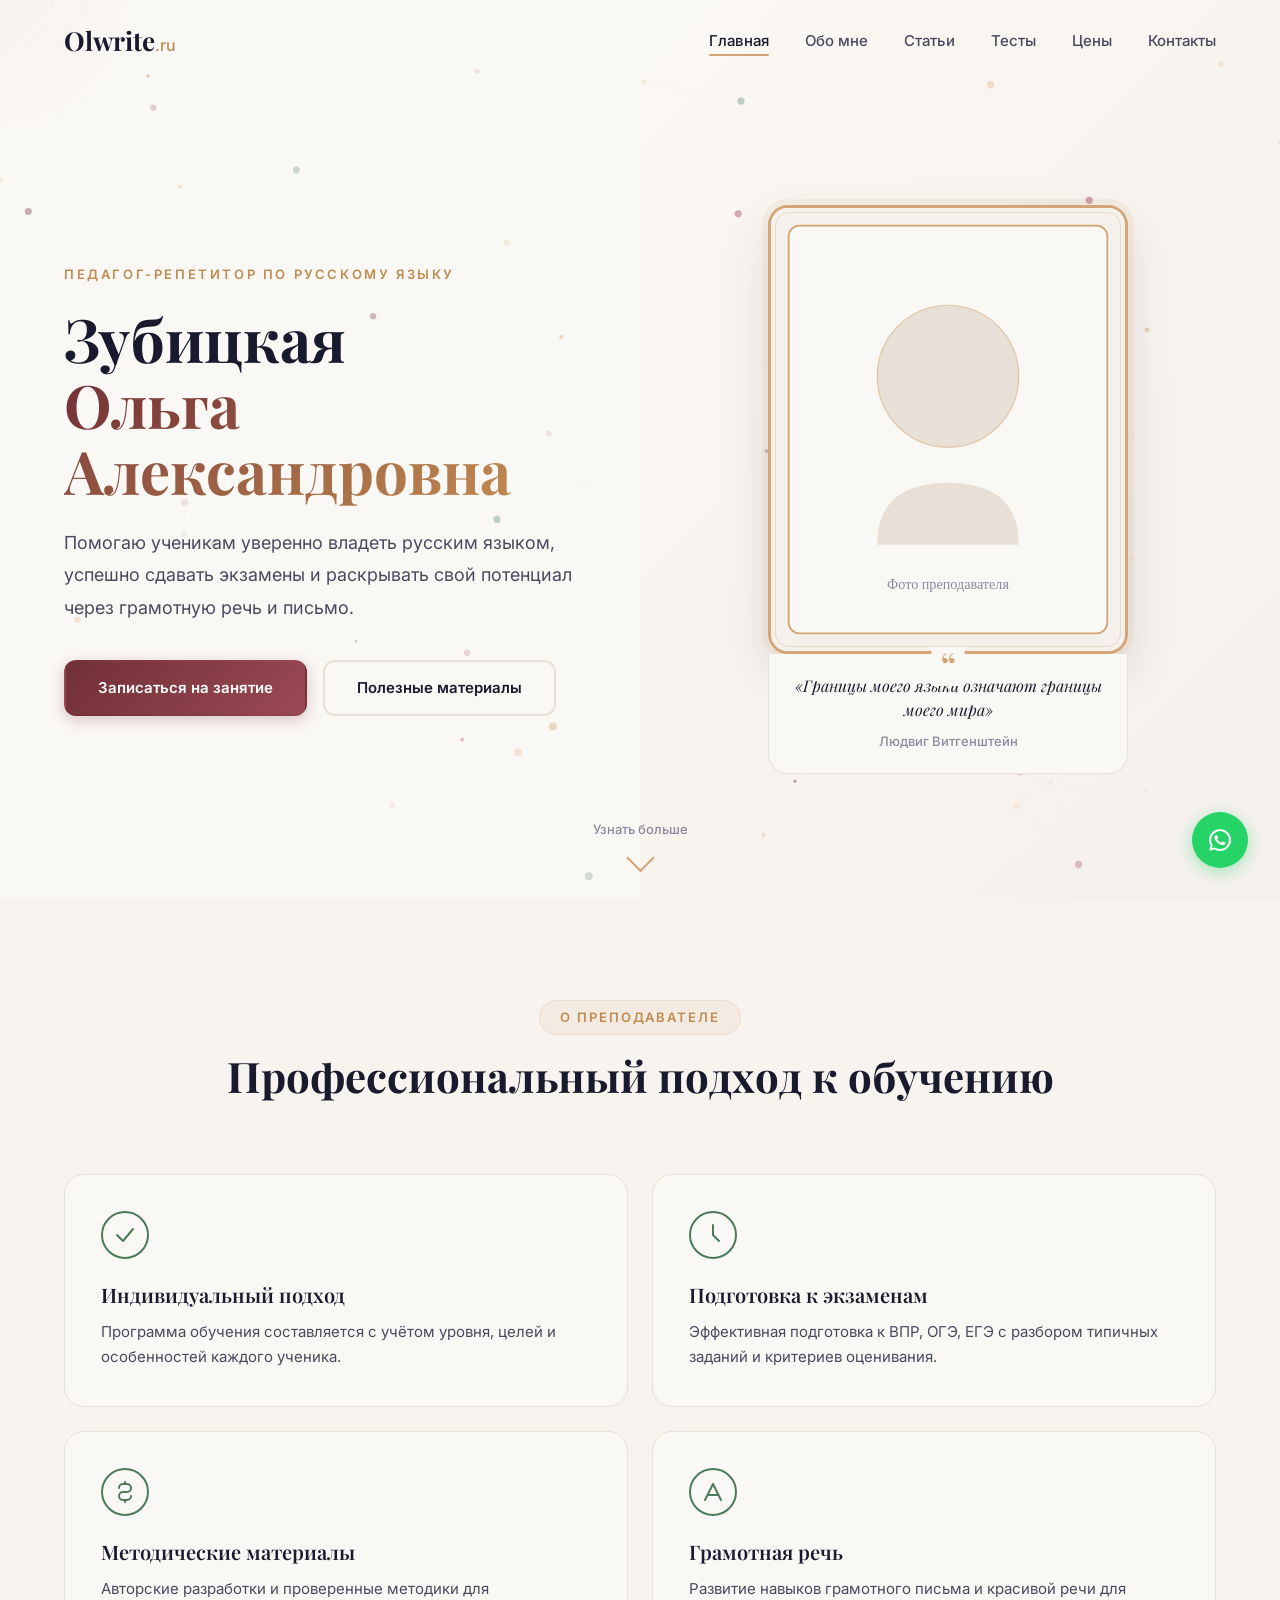
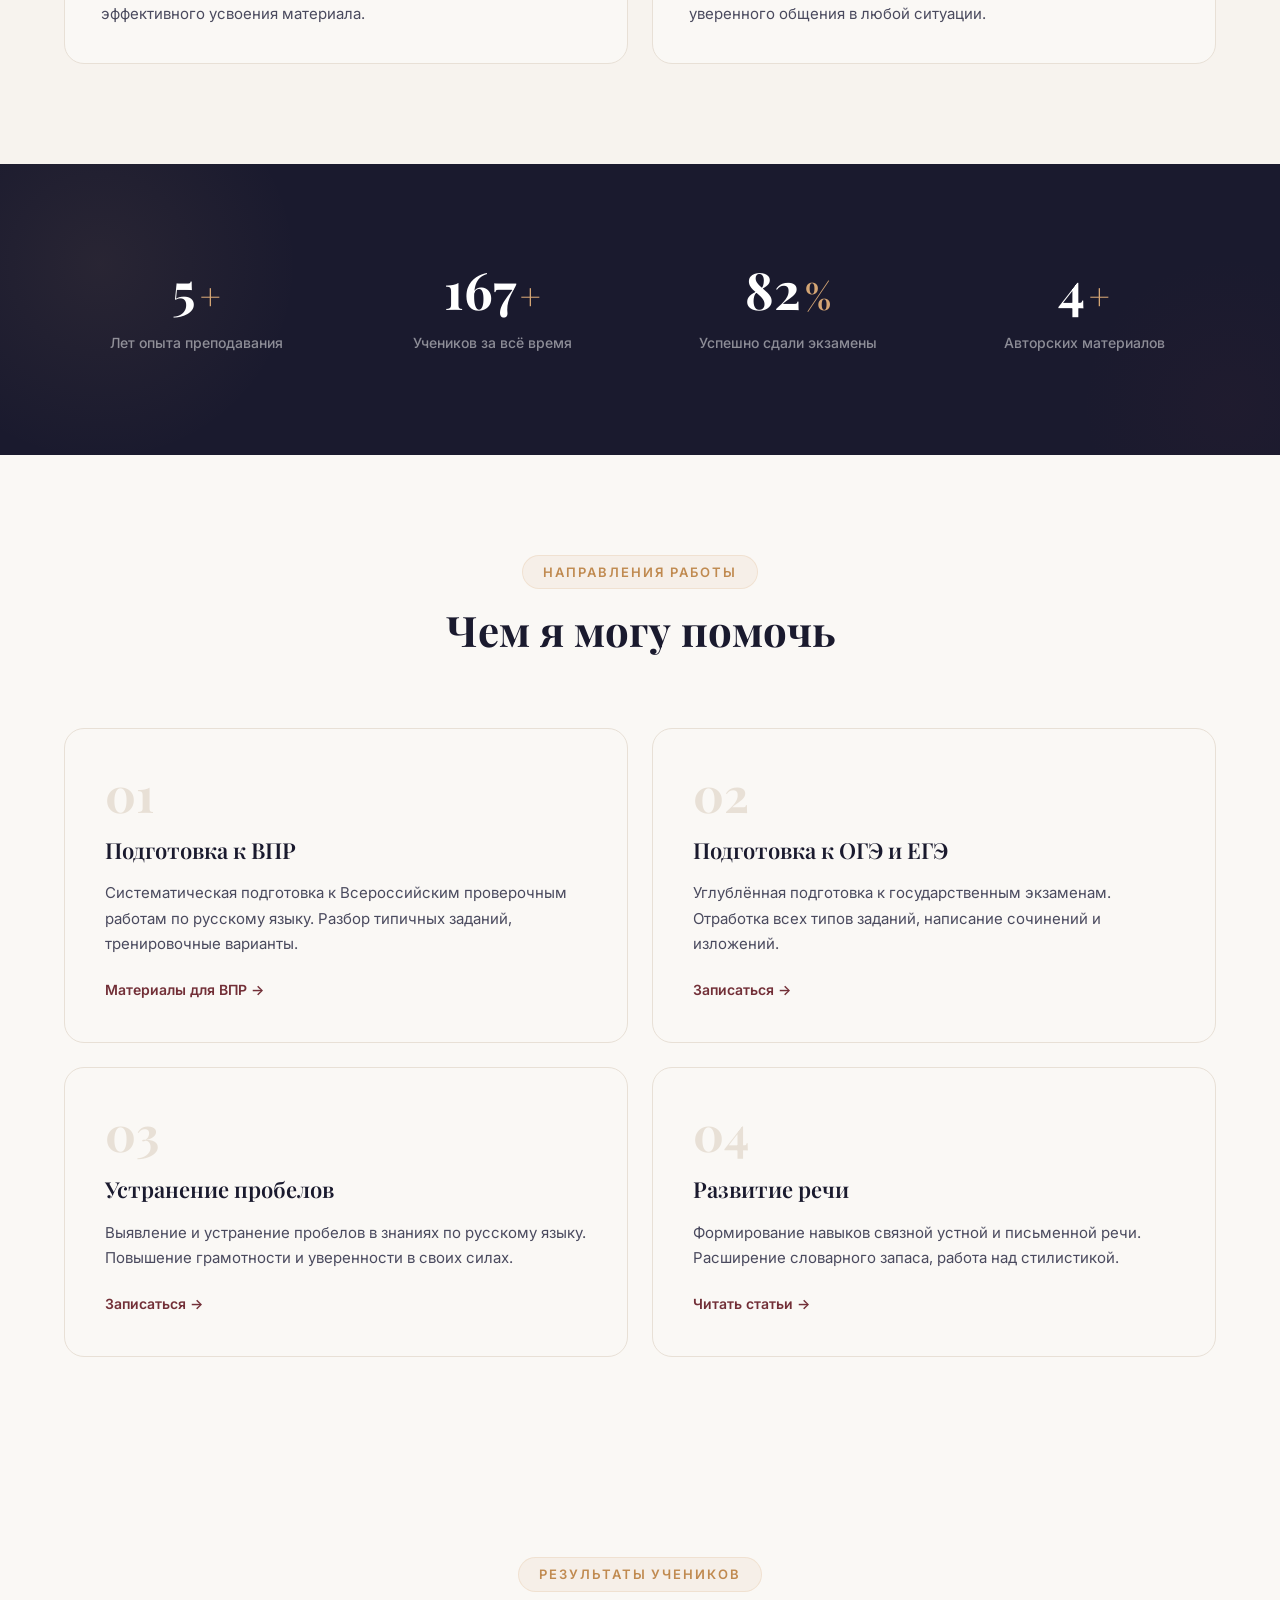
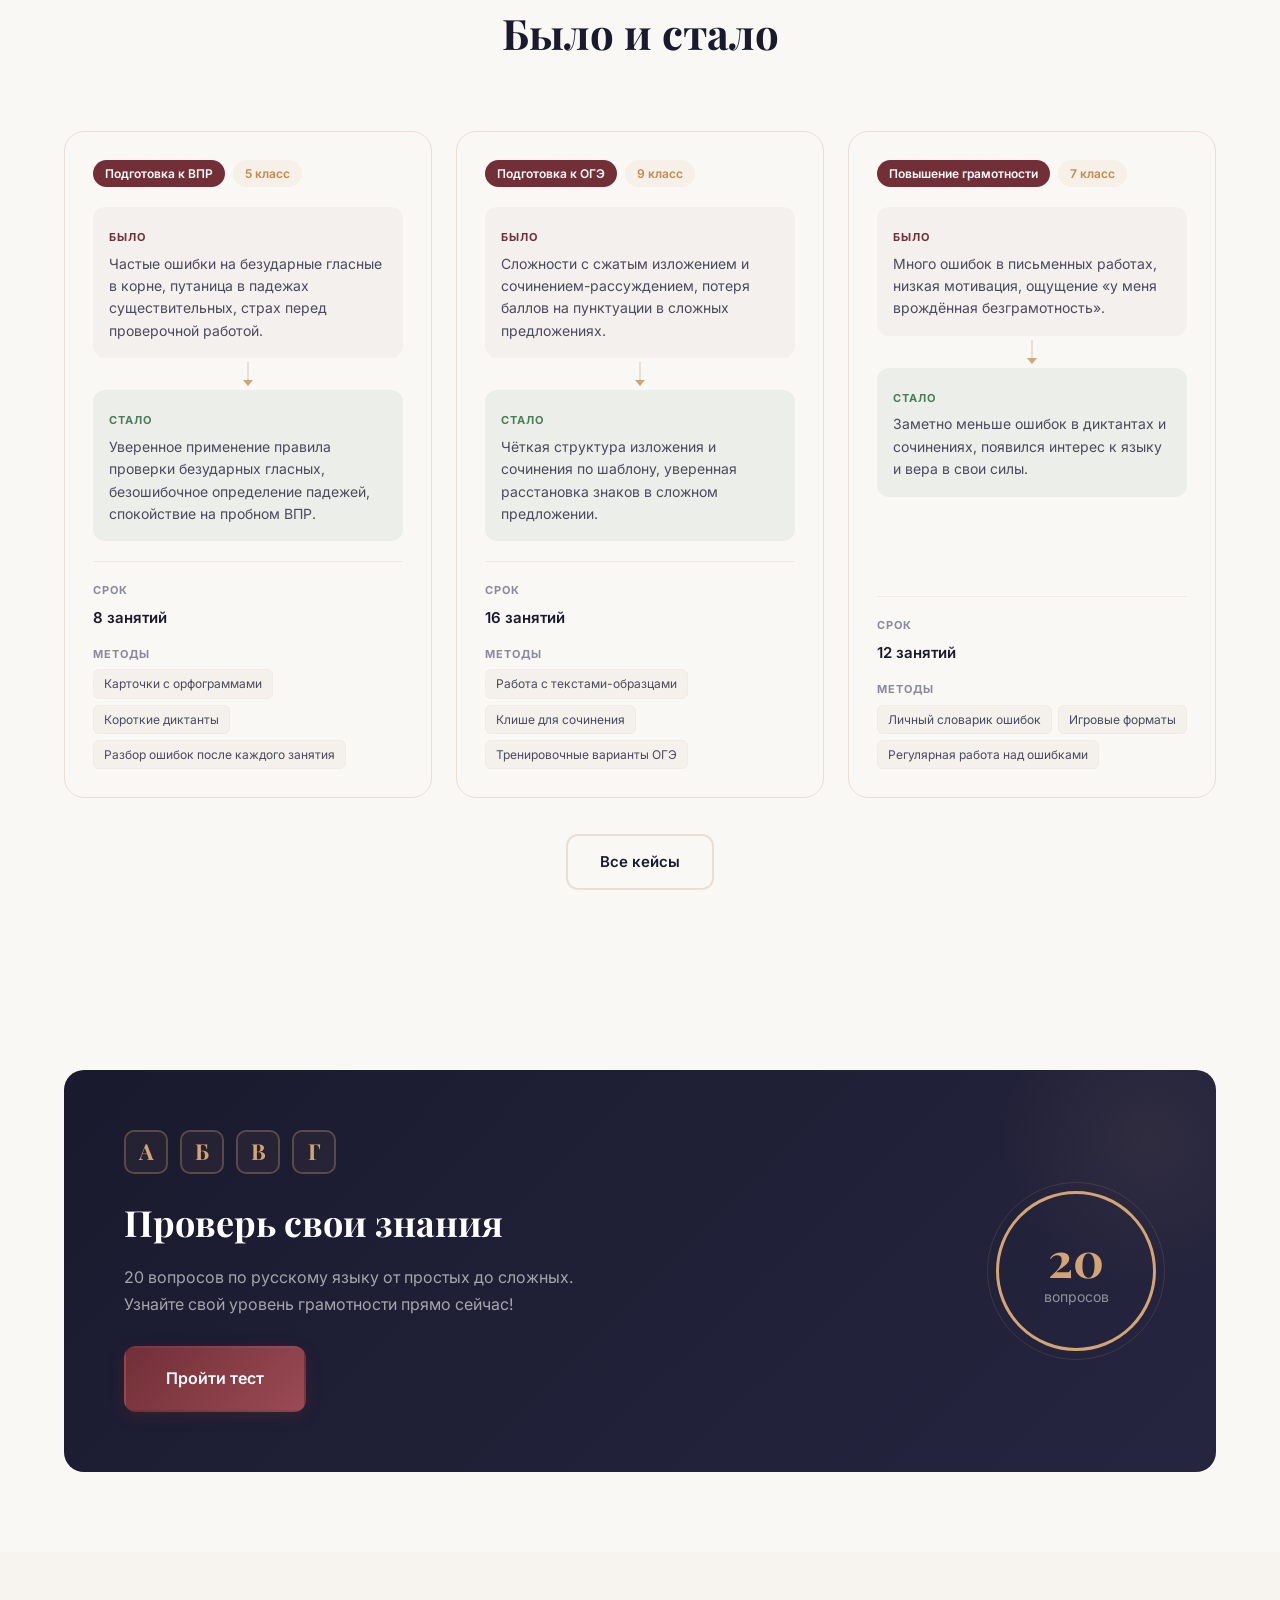
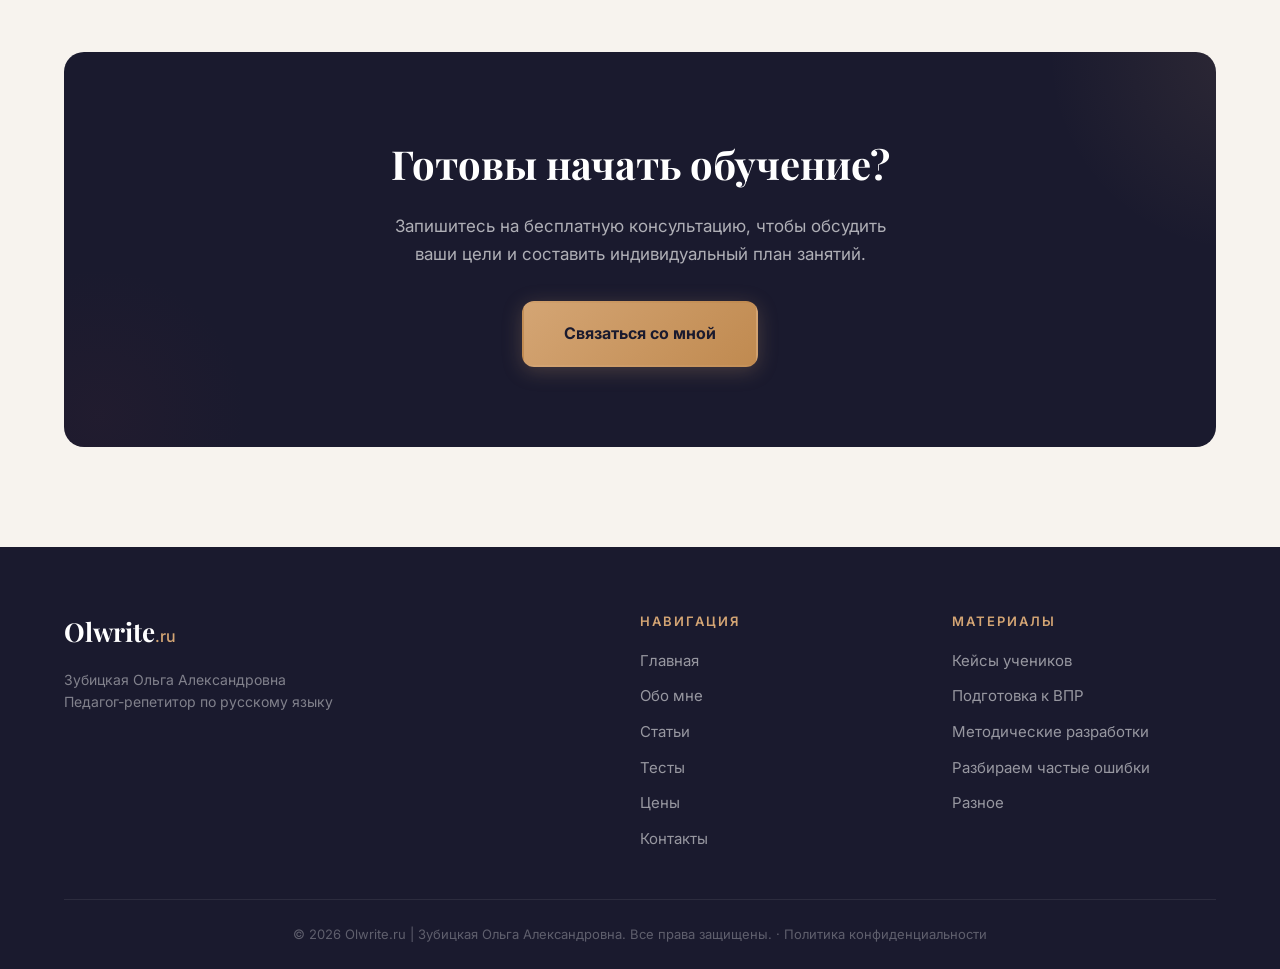
<file: index.html>
<!DOCTYPE html>
<html lang="ru">
<head>
    <meta charset="UTF-8">
    <meta name="viewport" content="width=device-width, initial-scale=1.0">
    <title>Olwrite.ru | Зубицкая Ольга Александровна — Репетитор по русскому языку</title>
    <meta name="description" content="Зубицкая Ольга Александровна — педагог-репетитор по русскому языку. Подготовка к ВПР, ОГЭ, ЕГЭ. Индивидуальный подход к каждому ученику.">
    <meta property="og:title" content="Olwrite.ru — Репетитор по русскому языку">
    <meta property="og:description" content="Зубицкая Ольга Александровна — педагог-репетитор по русскому языку. Подготовка к ВПР, ОГЭ, ЕГЭ.">
    <meta property="og:type" content="website">
    <meta property="og:url" content="https://olwrite.ru/">
    <link rel="icon" type="image/svg+xml" href="img/favicon.svg">
    <link rel="preconnect" href="https://fonts.googleapis.com">
    <link rel="preconnect" href="https://fonts.gstatic.com" crossorigin>
    <link href="https://fonts.googleapis.com/css2?family=Playfair+Display:wght@400;600;700&family=Inter:wght@300;400;500;600&display=swap" rel="stylesheet">
    <link rel="stylesheet" href="css/style.css">
</head>
<body>
    <!-- Navigation -->
    <nav class="navbar" id="navbar">
        <div class="container nav-container">
            <a href="index.html" class="logo">
                <span class="logo-text">Olwrite</span>
                <span class="logo-dot">.ru</span>
            </a>
            <ul class="nav-links" id="navLinks">
                <li><a href="index.html" class="active">Главная</a></li>
                <li><a href="about.html">Обо мне</a></li>
                <li><a href="articles.html">Статьи</a></li>
                <li><a href="tests.html">Тесты</a></li>
                <li><a href="prices.html">Цены</a></li>
                <li><a href="contacts.html">Контакты</a></li>
            </ul>
            <button class="burger" id="burger" aria-label="Открыть меню">
                <span></span>
                <span></span>
                <span></span>
            </button>
        </div>
    </nav>

    <!-- Hero Section -->
    <section class="hero">
        <div class="hero-particles" id="particles"></div>
        <div class="container hero-container">
            <div class="hero-content">
                <p class="hero-subtitle">Педагог-репетитор по русскому языку</p>
                <h1 class="hero-title">
                    Зубицкая<br>
                    <span class="hero-name-highlight">Ольга Александровна</span>
                </h1>
                <p class="hero-description">
                    Помогаю ученикам уверенно владеть русским языком, успешно сдавать экзамены и раскрывать свой потенциал через грамотную речь и письмо.
                </p>
                <div class="hero-buttons">
                    <a href="contacts.html" class="btn btn-primary">Записаться на занятие</a>
                    <a href="articles.html" class="btn btn-outline">Полезные материалы</a>
                </div>
            </div>
            <div class="hero-visual">
                <div class="hero-photo-frame">
                    <div class="photo-frame-border">
                        <img src="img/photo-placeholder.svg" alt="Зубицкая Ольга Александровна — репетитор по русскому языку" class="hero-photo">
                    </div>
                    <div class="hero-quote-bar">
                        <p>&laquo;Границы моего языка означают границы моего мира&raquo;</p>
                        <cite>Людвиг Витгенштейн</cite>
                    </div>
                </div>
            </div>
        </div>
        <div class="hero-scroll">
            <span>Узнать больше</span>
            <div class="scroll-arrow"></div>
        </div>
    </section>

    <!-- About Section -->
    <section class="about section" id="about">
        <div class="container">
            <div class="section-header">
                <span class="section-tag">О преподавателе</span>
                <h2 class="section-title">Профессиональный подход к обучению</h2>
            </div>
            <div class="about-grid">
                <div class="about-card">
                    <div class="about-card-icon">
                        <svg viewBox="0 0 48 48" fill="none"><circle cx="24" cy="24" r="23" stroke="currentColor" stroke-width="2"/><path d="M16 24L22 30L32 18" stroke="currentColor" stroke-width="2" stroke-linecap="round" stroke-linejoin="round"/></svg>
                    </div>
                    <h3>Индивидуальный подход</h3>
                    <p>Программа обучения составляется с учётом уровня, целей и особенностей каждого ученика.</p>
                </div>
                <div class="about-card">
                    <div class="about-card-icon">
                        <svg viewBox="0 0 48 48" fill="none"><circle cx="24" cy="24" r="23" stroke="currentColor" stroke-width="2"/><path d="M24 14V24L30 30" stroke="currentColor" stroke-width="2" stroke-linecap="round" stroke-linejoin="round"/></svg>
                    </div>
                    <h3>Подготовка к экзаменам</h3>
                    <p>Эффективная подготовка к ВПР, ОГЭ, ЕГЭ с разбором типичных заданий и критериев оценивания.</p>
                </div>
                <div class="about-card">
                    <div class="about-card-icon">
                        <svg viewBox="0 0 48 48" fill="none"><circle cx="24" cy="24" r="23" stroke="currentColor" stroke-width="2"/><path d="M18 20C18 17.7909 19.7909 16 22 16H26C28.2091 16 30 17.7909 30 20C30 22.2091 28.2091 24 26 24H22C19.7909 24 18 25.7909 18 28C18 30.2091 19.7909 32 22 32H26C28.2091 32 30 30.2091 30 28" stroke="currentColor" stroke-width="2" stroke-linecap="round"/><path d="M24 14V16M24 32V34" stroke="currentColor" stroke-width="2" stroke-linecap="round"/></svg>
                    </div>
                    <h3>Методические материалы</h3>
                    <p>Авторские разработки и проверенные методики для эффективного усвоения материала.</p>
                </div>
                <div class="about-card">
                    <div class="about-card-icon">
                        <svg viewBox="0 0 48 48" fill="none"><circle cx="24" cy="24" r="23" stroke="currentColor" stroke-width="2"/><path d="M16 32L24 16L32 32" stroke="currentColor" stroke-width="2" stroke-linecap="round" stroke-linejoin="round"/><path d="M19 27H29" stroke="currentColor" stroke-width="2" stroke-linecap="round"/></svg>
                    </div>
                    <h3>Грамотная речь</h3>
                    <p>Развитие навыков грамотного письма и красивой речи для уверенного общения в любой ситуации.</p>
                </div>
            </div>
        </div>
    </section>

    <!-- Stats Section -->
    <section class="stats section">
        <div class="container">
            <div class="stats-grid">
                <div class="stat-item">
                    <span class="stat-number" data-target="6">0</span>
                    <span class="stat-suffix">+</span>
                    <p class="stat-label">Лет опыта преподавания</p>
                </div>
                <div class="stat-item">
                    <span class="stat-number" data-target="200">0</span>
                    <span class="stat-suffix">+</span>
                    <p class="stat-label">Учеников за всё время</p>
                </div>
                <div class="stat-item">
                    <span class="stat-number" data-target="99">0</span>
                    <span class="stat-suffix">%</span>
                    <p class="stat-label">Успешно сдали экзамены</p>
                </div>
                <div class="stat-item">
                    <span class="stat-number" data-target="5">0</span>
                    <span class="stat-suffix">+</span>
                    <p class="stat-label">Авторских материалов</p>
                </div>
            </div>
        </div>
    </section>

    <!-- Services Section -->
    <section class="services section" id="services">
        <div class="container">
            <div class="section-header">
                <span class="section-tag">Направления работы</span>
                <h2 class="section-title">Чем я могу помочь</h2>
            </div>
            <div class="services-grid">
                <div class="service-card">
                    <div class="service-number">01</div>
                    <h3>Подготовка к ВПР</h3>
                    <p>Систематическая подготовка к Всероссийским проверочным работам по русскому языку. Разбор типичных заданий, тренировочные варианты.</p>
                    <a href="articles.html?category=vpr" class="service-link">Материалы для ВПР &rarr;</a>
                </div>
                <div class="service-card">
                    <div class="service-number">02</div>
                    <h3>Подготовка к ОГЭ и ЕГЭ</h3>
                    <p>Углублённая подготовка к государственным экзаменам. Отработка всех типов заданий, написание сочинений и изложений.</p>
                    <a href="contacts.html" class="service-link">Записаться &rarr;</a>
                </div>
                <div class="service-card">
                    <div class="service-number">03</div>
                    <h3>Устранение пробелов</h3>
                    <p>Выявление и устранение пробелов в знаниях по русскому языку. Повышение грамотности и уверенности в своих силах.</p>
                    <a href="contacts.html" class="service-link">Записаться &rarr;</a>
                </div>
                <div class="service-card">
                    <div class="service-number">04</div>
                    <h3>Развитие речи</h3>
                    <p>Формирование навыков связной устной и письменной речи. Расширение словарного запаса, работа над стилистикой.</p>
                    <a href="articles.html" class="service-link">Читать статьи &rarr;</a>
                </div>
            </div>
        </div>
    </section>

    <!-- Cases Preview Section -->
    <section class="cases-preview section">
        <div class="container">
            <div class="section-header">
                <span class="section-tag">Результаты учеников</span>
                <h2 class="section-title">Было и стало</h2>
            </div>
            <div class="cases-grid" id="casesPreview"></div>
            <div class="cases-preview-more">
                <a href="cases.html" class="btn btn-outline">Все кейсы</a>
            </div>
        </div>
    </section>

    <!-- Quiz Promo Section -->
    <section class="quiz-promo section">
        <div class="container">
            <div class="quiz-promo-card">
                <div class="quiz-promo-content">
                    <div class="quiz-promo-letters">
                        <span class="quiz-letter">А</span>
                        <span class="quiz-letter">Б</span>
                        <span class="quiz-letter">В</span>
                        <span class="quiz-letter">Г</span>
                    </div>
                    <h2>Проверь свои знания</h2>
                    <p>20 вопросов по русскому языку от простых до сложных. Узнайте свой уровень грамотности прямо сейчас!</p>
                    <a href="tests.html" class="btn btn-primary btn-lg">Пройти тест</a>
                </div>
                <div class="quiz-promo-decoration">
                    <div class="quiz-promo-circle">
                        <span class="quiz-promo-number">20</span>
                        <span class="quiz-promo-label">вопросов</span>
                    </div>
                </div>
            </div>
        </div>
    </section>

    <!-- CTA Section -->
    <section class="cta section">
        <div class="container">
            <div class="cta-card">
                <h2>Готовы начать обучение?</h2>
                <p>Запишитесь на бесплатную консультацию, чтобы обсудить ваши цели и составить индивидуальный план занятий.</p>
                <a href="contacts.html" class="btn btn-primary btn-lg">Связаться со мной</a>
            </div>
        </div>
    </section>

    <!-- Footer -->
    <footer class="footer">
        <div class="container">
            <div class="footer-grid">
                <div class="footer-brand">
                    <a href="index.html" class="logo">
                        <span class="logo-text">Olwrite</span>
                        <span class="logo-dot">.ru</span>
                    </a>
                    <p>Зубицкая Ольга Александровна<br>Педагог-репетитор по русскому языку</p>
                </div>
                <div class="footer-links">
                    <h4>Навигация</h4>
                    <ul>
                        <li><a href="index.html">Главная</a></li>
                        <li><a href="about.html">Обо мне</a></li>
                        <li><a href="articles.html">Статьи</a></li>
                        <li><a href="tests.html">Тесты</a></li>
                        <li><a href="prices.html">Цены</a></li>
                        <li><a href="contacts.html">Контакты</a></li>
                    </ul>
                </div>
                <div class="footer-links">
                    <h4>Материалы</h4>
                    <ul>
                        <li><a href="cases.html">Кейсы учеников</a></li>
                        <li><a href="articles.html?category=vpr">Подготовка к ВПР</a></li>
                        <li><a href="articles.html?category=methods">Методические разработки</a></li>
                        <li><a href="articles.html?category=mistakes">Разбираем частые ошибки</a></li>
                        <li><a href="articles.html?category=other">Разное</a></li>
                    </ul>
                </div>
            </div>
            <div class="footer-bottom">
                <p>&copy; 2026 Olwrite.ru | Зубицкая Ольга Александровна. Все права защищены. &middot; <a href="privacy.html">Политика конфиденциальности</a></p>
            </div>
        </div>
    </footer>

    <script src="data/cases.js"></script>
    <script src="js/main.js"></script>
    <script src="js/cases.js"></script>
</body>
</html>
</file>
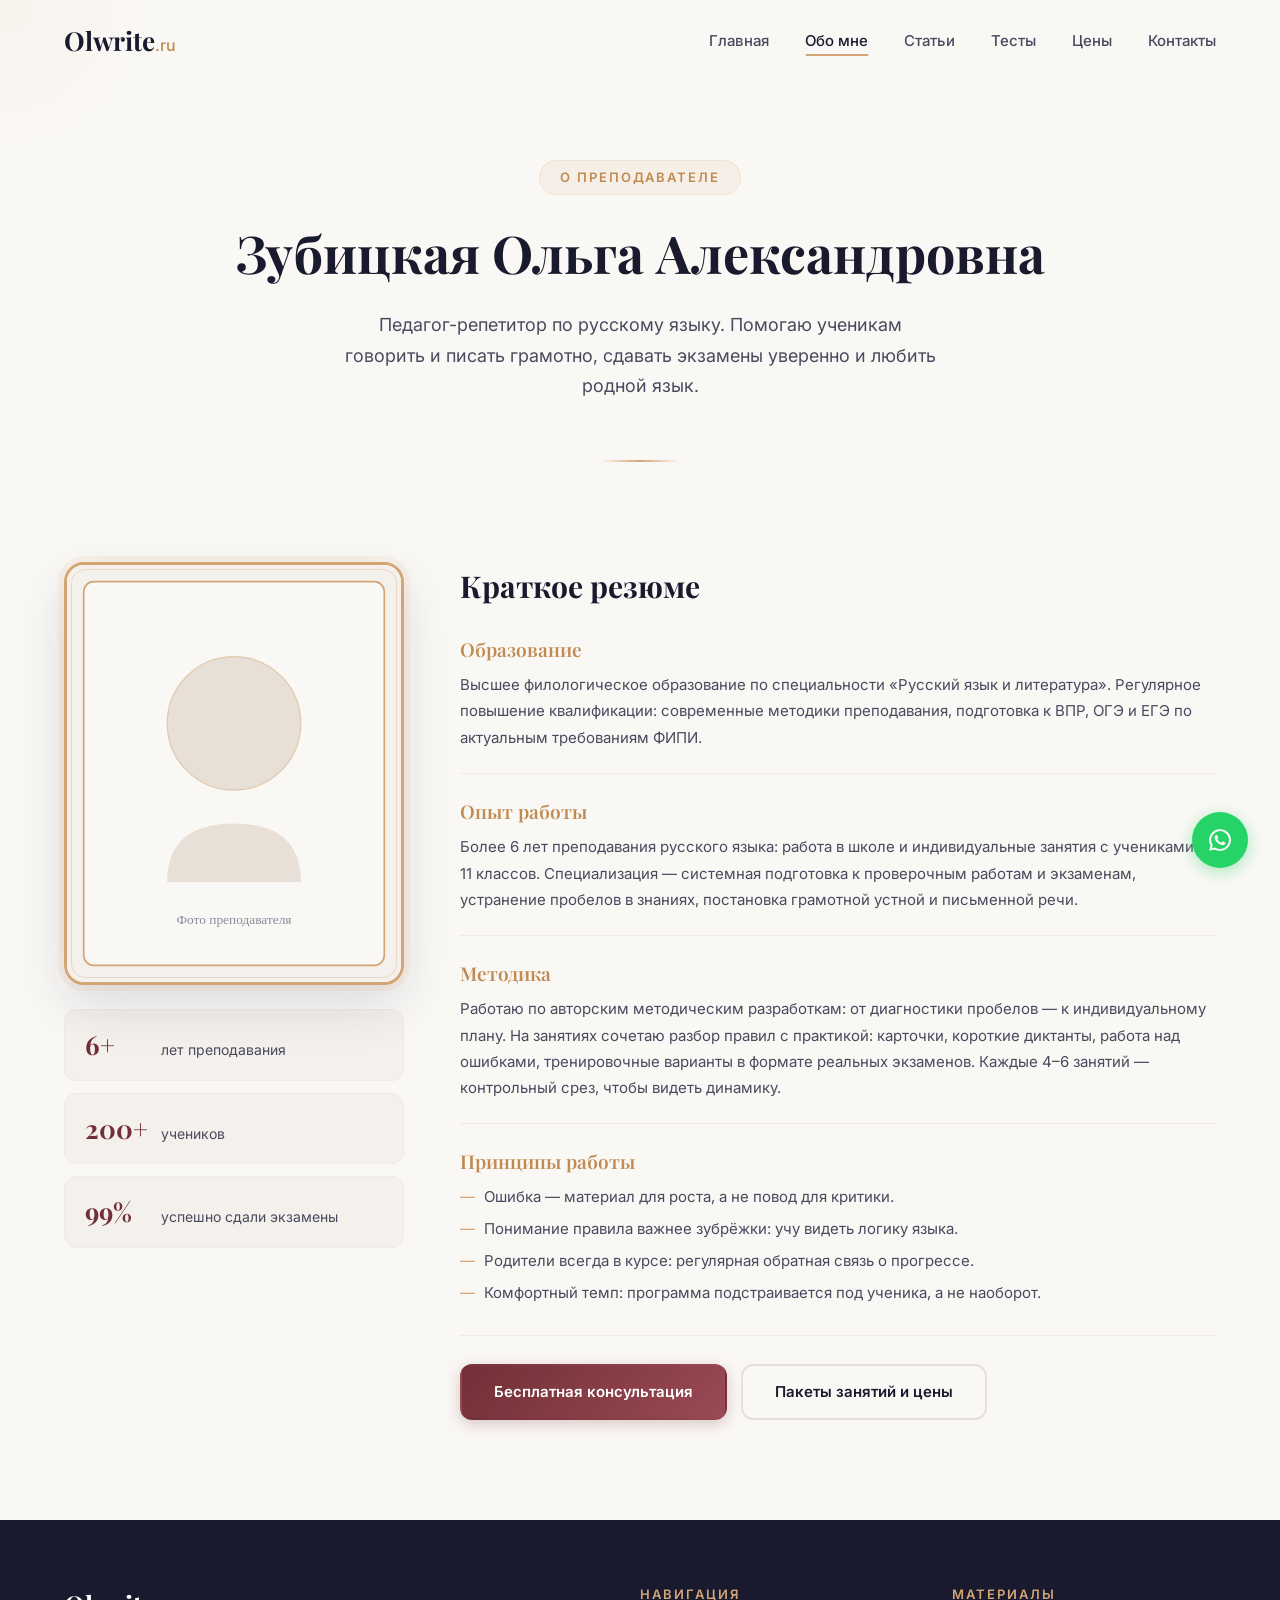
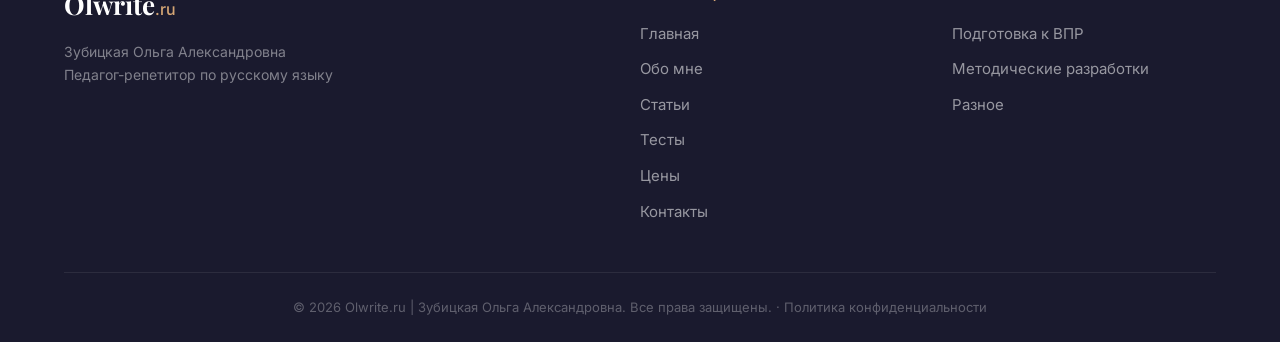
<file: about.html>
<!DOCTYPE html>
<html lang="ru">
<head>
    <meta charset="UTF-8">
    <meta name="viewport" content="width=device-width, initial-scale=1.0">
    <title>Обо мне | Olwrite.ru — Зубицкая Ольга Александровна</title>
    <meta name="description" content="Зубицкая Ольга Александровна — педагог-репетитор по русскому языку: образование, опыт, методика преподавания и принципы работы.">
    <meta property="og:title" content="Обо мне — Зубицкая Ольга Александровна">
    <meta property="og:description" content="Педагог-репетитор по русскому языку: образование, опыт, методика преподавания.">
    <meta property="og:type" content="profile">
    <meta property="og:url" content="https://olwrite.ru/about.html">
    <link rel="icon" type="image/svg+xml" href="img/favicon.svg">
    <link rel="preconnect" href="https://fonts.googleapis.com">
    <link rel="preconnect" href="https://fonts.gstatic.com" crossorigin>
    <link href="https://fonts.googleapis.com/css2?family=Playfair+Display:wght@400;600;700&family=Inter:wght@300;400;500;600&display=swap" rel="stylesheet">
    <link rel="stylesheet" href="css/style.css">
    <script type="application/ld+json">
    {
        "@context": "https://schema.org",
        "@type": "Person",
        "name": "Зубицкая Ольга Александровна",
        "jobTitle": "Педагог-репетитор по русскому языку",
        "url": "https://olwrite.ru/about.html",
        "email": "info@olwrite.ru",
        "knowsAbout": ["Русский язык", "Подготовка к ВПР", "Подготовка к ОГЭ", "Подготовка к ЕГЭ"]
    }
    </script>
</head>
<body>
    <!-- Navigation -->
    <nav class="navbar scrolled" id="navbar">
        <div class="container nav-container">
            <a href="index.html" class="logo">
                <span class="logo-text">Olwrite</span>
                <span class="logo-dot">.ru</span>
            </a>
            <ul class="nav-links" id="navLinks">
                <li><a href="index.html">Главная</a></li>
                <li><a href="about.html" class="active">Обо мне</a></li>
                <li><a href="articles.html">Статьи</a></li>
                <li><a href="tests.html">Тесты</a></li>
                <li><a href="prices.html">Цены</a></li>
                <li><a href="contacts.html">Контакты</a></li>
            </ul>
            <button class="burger" id="burger" aria-label="Открыть меню">
                <span></span>
                <span></span>
                <span></span>
            </button>
        </div>
    </nav>

    <!-- Page Header -->
    <section class="page-header">
        <div class="container">
            <span class="section-tag">О преподавателе</span>
            <h1 class="page-title">Зубицкая Ольга Александровна</h1>
            <p class="page-description">Педагог-репетитор по русскому языку. Помогаю ученикам говорить и писать грамотно, сдавать экзамены уверенно и любить родной язык.</p>
        </div>
    </section>

    <!-- About Profile -->
    <section class="section about-profile">
        <div class="container">
            <div class="profile-grid">
                <div class="profile-photo-col">
                    <div class="photo-frame-border">
                        <img src="img/photo-placeholder.svg" alt="Зубицкая Ольга Александровна — репетитор по русскому языку" class="hero-photo">
                    </div>
                    <div class="profile-facts">
                        <div class="profile-fact">
                            <span class="profile-fact-number">6+</span>
                            <span class="profile-fact-label">лет преподавания</span>
                        </div>
                        <div class="profile-fact">
                            <span class="profile-fact-number">200+</span>
                            <span class="profile-fact-label">учеников</span>
                        </div>
                        <div class="profile-fact">
                            <span class="profile-fact-number">99%</span>
                            <span class="profile-fact-label">успешно сдали экзамены</span>
                        </div>
                    </div>
                </div>
                <div class="profile-resume">
                    <h2>Краткое резюме</h2>

                    <div class="resume-block">
                        <h3>Образование</h3>
                        <p>Высшее филологическое образование по специальности «Русский язык и литература». Регулярное повышение квалификации: современные методики преподавания, подготовка к ВПР, ОГЭ и ЕГЭ по актуальным требованиям ФИПИ.</p>
                    </div>

                    <div class="resume-block">
                        <h3>Опыт работы</h3>
                        <p>Более 6 лет преподавания русского языка: работа в школе и индивидуальные занятия с учениками 4–11 классов. Специализация — системная подготовка к проверочным работам и экзаменам, устранение пробелов в знаниях, постановка грамотной устной и письменной речи.</p>
                    </div>

                    <div class="resume-block">
                        <h3>Методика</h3>
                        <p>Работаю по авторским методическим разработкам: от диагностики пробелов — к индивидуальному плану. На занятиях сочетаю разбор правил с практикой: карточки, короткие диктанты, работа над ошибками, тренировочные варианты в формате реальных экзаменов. Каждые 4–6 занятий — контрольный срез, чтобы видеть динамику.</p>
                    </div>

                    <div class="resume-block">
                        <h3>Принципы работы</h3>
                        <ul class="resume-list">
                            <li>Ошибка — материал для роста, а не повод для критики.</li>
                            <li>Понимание правила важнее зубрёжки: учу видеть логику языка.</li>
                            <li>Родители всегда в курсе: регулярная обратная связь о прогрессе.</li>
                            <li>Комфортный темп: программа подстраивается под ученика, а не наоборот.</li>
                        </ul>
                    </div>

                    <div class="profile-cta">
                        <a href="contacts.html?subject=consult" class="btn btn-primary">Бесплатная консультация</a>
                        <a href="prices.html" class="btn btn-outline">Пакеты занятий и цены</a>
                    </div>
                </div>
            </div>
        </div>
    </section>

    <!-- Footer -->
    <footer class="footer">
        <div class="container">
            <div class="footer-grid">
                <div class="footer-brand">
                    <a href="index.html" class="logo">
                        <span class="logo-text">Olwrite</span>
                        <span class="logo-dot">.ru</span>
                    </a>
                    <p>Зубицкая Ольга Александровна<br>Педагог-репетитор по русскому языку</p>
                </div>
                <div class="footer-links">
                    <h4>Навигация</h4>
                    <ul>
                        <li><a href="index.html">Главная</a></li>
                        <li><a href="about.html">Обо мне</a></li>
                        <li><a href="articles.html">Статьи</a></li>
                        <li><a href="tests.html">Тесты</a></li>
                        <li><a href="prices.html">Цены</a></li>
                        <li><a href="contacts.html">Контакты</a></li>
                    </ul>
                </div>
                <div class="footer-links">
                    <h4>Материалы</h4>
                    <ul>
                        <li><a href="articles.html?category=vpr">Подготовка к ВПР</a></li>
                        <li><a href="articles.html?category=methods">Методические разработки</a></li>
                        <li><a href="articles.html?category=other">Разное</a></li>
                    </ul>
                </div>
            </div>
            <div class="footer-bottom">
                <p>&copy; 2026 Olwrite.ru | Зубицкая Ольга Александровна. Все права защищены. · <a href="privacy.html">Политика конфиденциальности</a></p>
            </div>
        </div>
    </footer>

    <script src="js/main.js"></script>
</body>
</html>
</file>
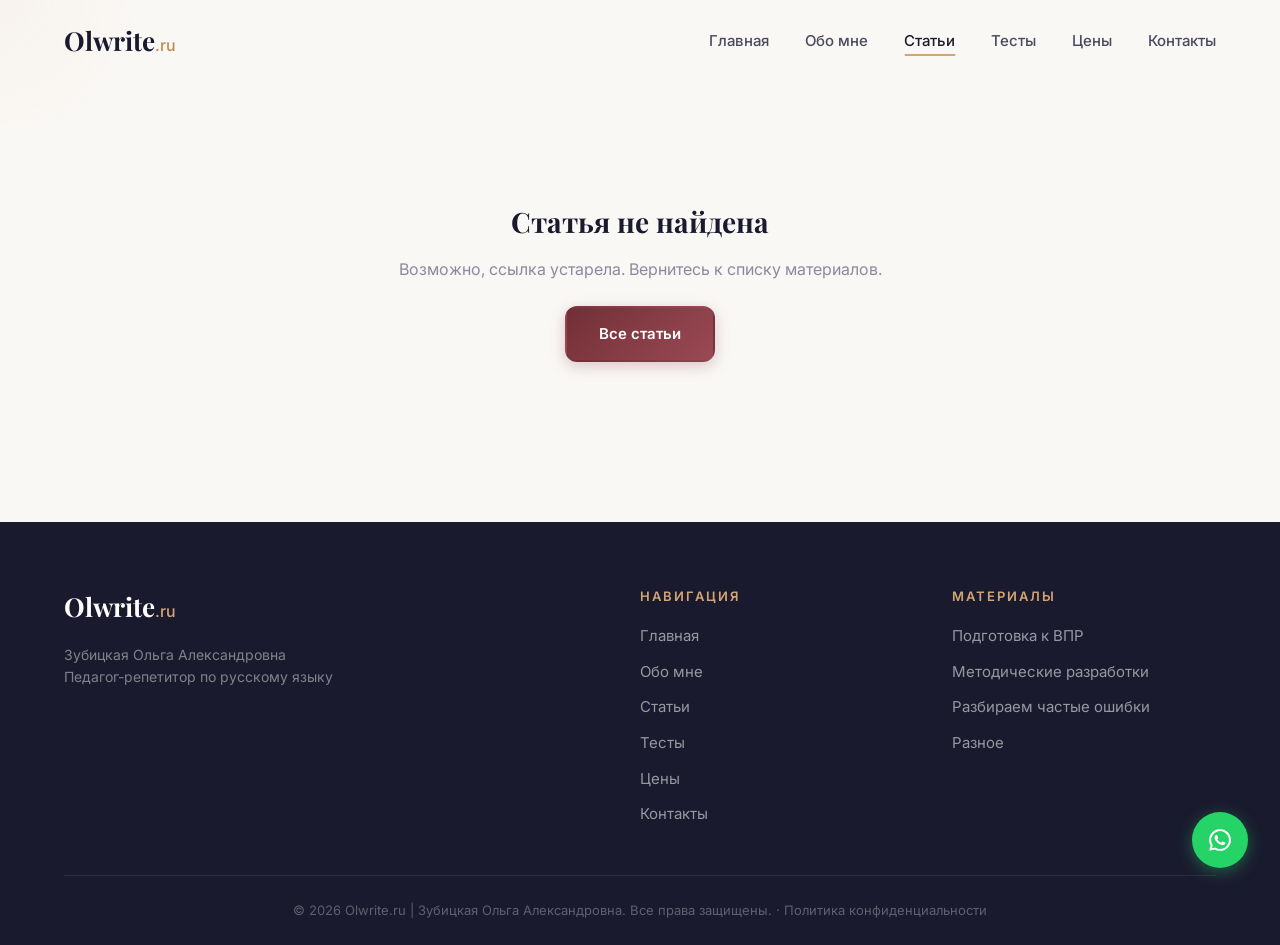
<file: article.html>
<!DOCTYPE html>
<html lang="ru">
<head>
    <meta charset="UTF-8">
    <meta name="viewport" content="width=device-width, initial-scale=1.0">
    <title>Статья | Olwrite.ru — Зубицкая Ольга Александровна</title>
    <meta name="description" content="Статья о русском языке на сайте Olwrite.ru.">
    <meta property="og:type" content="article">
    <link rel="icon" type="image/svg+xml" href="img/favicon.svg">
    <link rel="preconnect" href="https://fonts.googleapis.com">
    <link rel="preconnect" href="https://fonts.gstatic.com" crossorigin>
    <link href="https://fonts.googleapis.com/css2?family=Playfair+Display:wght@400;600;700&family=Inter:wght@300;400;500;600&display=swap" rel="stylesheet">
    <link rel="stylesheet" href="css/style.css">
</head>
<body>
    <!-- Navigation -->
    <nav class="navbar scrolled" id="navbar">
        <div class="container nav-container">
            <a href="index.html" class="logo">
                <span class="logo-text">Olwrite</span>
                <span class="logo-dot">.ru</span>
            </a>
            <ul class="nav-links" id="navLinks">
                <li><a href="index.html">Главная</a></li>
                <li><a href="about.html">Обо мне</a></li>
                <li><a href="articles.html" class="active">Статьи</a></li>
                <li><a href="tests.html">Тесты</a></li>
                <li><a href="prices.html">Цены</a></li>
                <li><a href="contacts.html">Контакты</a></li>
            </ul>
            <button class="burger" id="burger" aria-label="Открыть меню">
                <span></span>
                <span></span>
                <span></span>
            </button>
        </div>
    </nav>

    <!-- Article (заполняется из data/articles.js по ?id=...) -->
    <article class="article-page" id="articleRoot">
        <div class="container">
            <div class="article-loading">Загрузка статьи…</div>
        </div>
    </article>

    <!-- Footer -->
    <footer class="footer">
        <div class="container">
            <div class="footer-grid">
                <div class="footer-brand">
                    <a href="index.html" class="logo">
                        <span class="logo-text">Olwrite</span>
                        <span class="logo-dot">.ru</span>
                    </a>
                    <p>Зубицкая Ольга Александровна<br>Педагог-репетитор по русскому языку</p>
                </div>
                <div class="footer-links">
                    <h4>Навигация</h4>
                    <ul>
                        <li><a href="index.html">Главная</a></li>
                        <li><a href="about.html">Обо мне</a></li>
                        <li><a href="articles.html">Статьи</a></li>
                        <li><a href="tests.html">Тесты</a></li>
                        <li><a href="prices.html">Цены</a></li>
                        <li><a href="contacts.html">Контакты</a></li>
                    </ul>
                </div>
                <div class="footer-links">
                    <h4>Материалы</h4>
                    <ul>
                        <li><a href="articles.html?category=vpr">Подготовка к ВПР</a></li>
                        <li><a href="articles.html?category=methods">Методические разработки</a></li>
                        <li><a href="articles.html?category=mistakes">Разбираем частые ошибки</a></li>
                        <li><a href="articles.html?category=other">Разное</a></li>
                    </ul>
                </div>
            </div>
            <div class="footer-bottom">
                <p>&copy; 2026 Olwrite.ru | Зубицкая Ольга Александровна. Все права защищены. &middot; <a href="privacy.html">Политика конфиденциальности</a></p>
            </div>
        </div>
    </footer>

    <script src="data/articles.js"></script>
    <script src="js/main.js"></script>
    <script src="js/articles.js"></script>
</body>
</html>
</file>
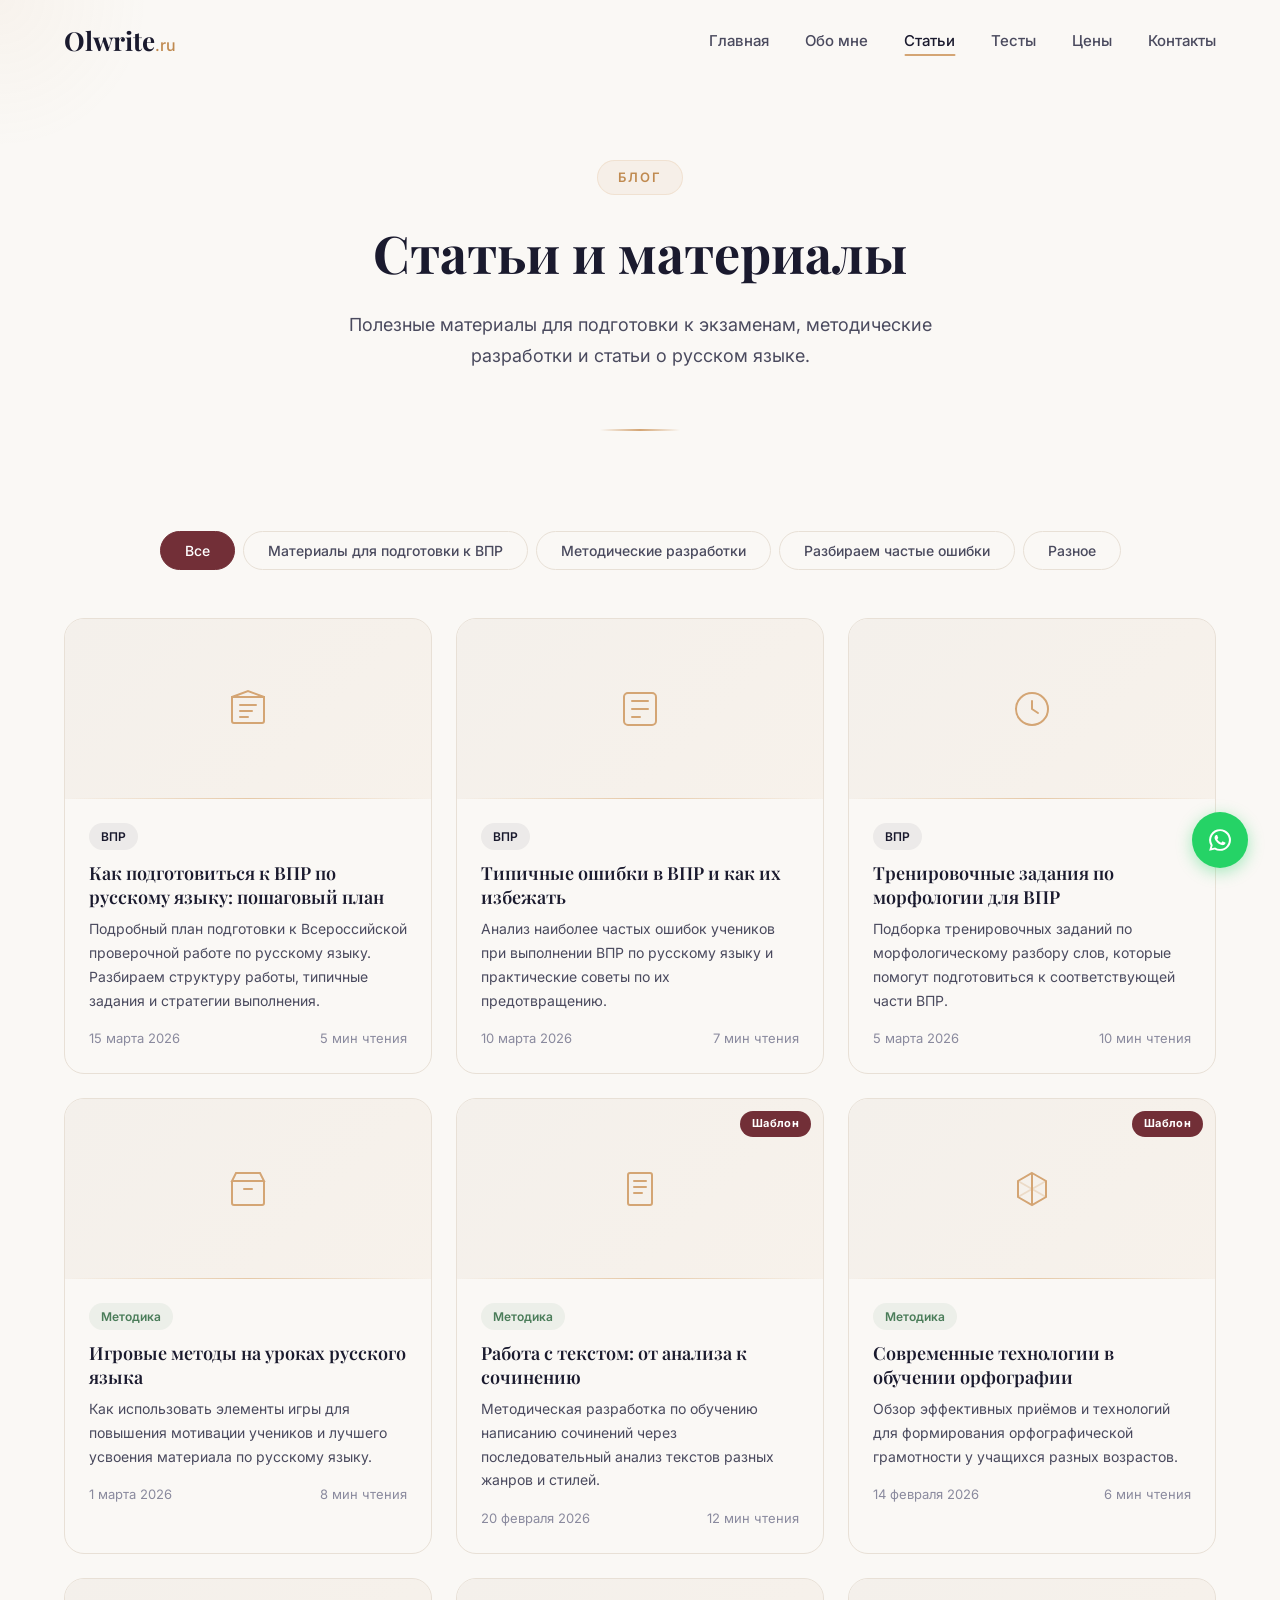
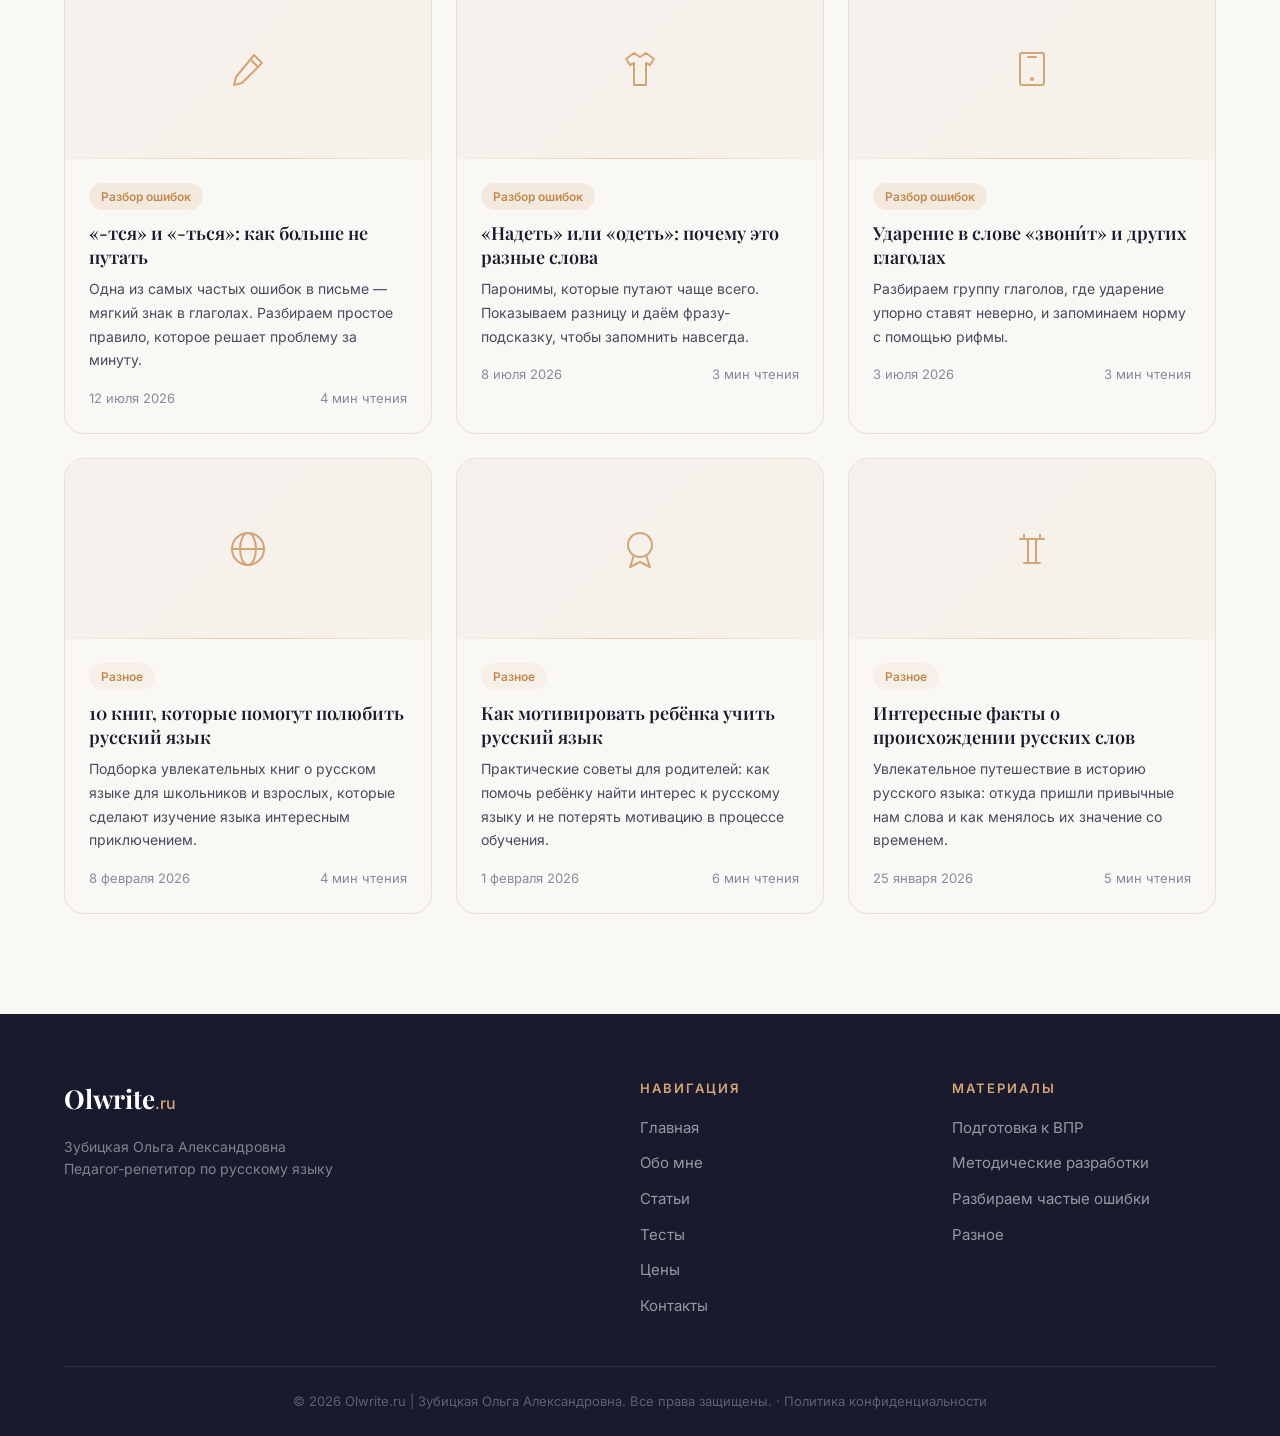
<file: articles.html>
<!DOCTYPE html>
<html lang="ru">
<head>
    <meta charset="UTF-8">
    <meta name="viewport" content="width=device-width, initial-scale=1.0">
    <title>Статьи | Olwrite.ru — Зубицкая Ольга Александровна</title>
    <meta name="description" content="Полезные статьи и материалы по русскому языку: подготовка к ВПР, методические разработки, советы для учеников.">
    <meta property="og:title" content="Статьи и материалы — Olwrite.ru">
    <meta property="og:description" content="Полезные статьи и материалы по русскому языку: подготовка к ВПР, методические разработки.">
    <meta property="og:type" content="website">
    <meta property="og:url" content="https://olwrite.ru/articles.html">
    <link rel="icon" type="image/svg+xml" href="img/favicon.svg">
    <link rel="preconnect" href="https://fonts.googleapis.com">
    <link rel="preconnect" href="https://fonts.gstatic.com" crossorigin>
    <link href="https://fonts.googleapis.com/css2?family=Playfair+Display:wght@400;600;700&family=Inter:wght@300;400;500;600&display=swap" rel="stylesheet">
    <link rel="stylesheet" href="css/style.css">
</head>
<body>
    <!-- Navigation -->
    <nav class="navbar" id="navbar">
        <div class="container nav-container">
            <a href="index.html" class="logo">
                <span class="logo-text">Olwrite</span>
                <span class="logo-dot">.ru</span>
            </a>
            <ul class="nav-links" id="navLinks">
                <li><a href="index.html">Главная</a></li>
                <li><a href="about.html">Обо мне</a></li>
                <li><a href="articles.html" class="active">Статьи</a></li>
                <li><a href="tests.html">Тесты</a></li>
                <li><a href="prices.html">Цены</a></li>
                <li><a href="contacts.html">Контакты</a></li>
            </ul>
            <button class="burger" id="burger" aria-label="Открыть меню">
                <span></span>
                <span></span>
                <span></span>
            </button>
        </div>
    </nav>

    <!-- Page Header -->
    <section class="page-header">
        <div class="container">
            <span class="section-tag">Блог</span>
            <h1 class="page-title">Статьи и материалы</h1>
            <p class="page-description">Полезные материалы для подготовки к экзаменам, методические разработки и статьи о русском языке.</p>
        </div>
    </section>

    <!-- Articles Section -->
    <section class="articles section">
        <div class="container">
            <!-- Category Filter (заполняется из data/articles.js) -->
            <div class="filter-bar" id="filterBar"></div>

            <!-- Articles Grid (заполняется из data/articles.js) -->
            <div class="articles-grid" id="articlesGrid"></div>

            <!-- Empty State -->
            <div class="articles-empty" id="articlesEmpty" style="display: none;">
                <div class="empty-icon">
                    <svg viewBox="0 0 64 64" fill="none"><path d="M32 8L56 20V44L32 56L8 44V20L32 8Z" stroke="currentColor" stroke-width="2" opacity="0.3"/><path d="M24 28H40" stroke="currentColor" stroke-width="2" stroke-linecap="round"/><path d="M28 36H36" stroke="currentColor" stroke-width="2" stroke-linecap="round"/></svg>
                </div>
                <p>В этой категории пока нет статей</p>
            </div>
        </div>
    </section>

    <!-- Footer -->
    <footer class="footer">
        <div class="container">
            <div class="footer-grid">
                <div class="footer-brand">
                    <a href="index.html" class="logo">
                        <span class="logo-text">Olwrite</span>
                        <span class="logo-dot">.ru</span>
                    </a>
                    <p>Зубицкая Ольга Александровна<br>Педагог-репетитор по русскому языку</p>
                </div>
                <div class="footer-links">
                    <h4>Навигация</h4>
                    <ul>
                        <li><a href="index.html">Главная</a></li>
                        <li><a href="about.html">Обо мне</a></li>
                        <li><a href="articles.html">Статьи</a></li>
                        <li><a href="tests.html">Тесты</a></li>
                        <li><a href="prices.html">Цены</a></li>
                        <li><a href="contacts.html">Контакты</a></li>
                    </ul>
                </div>
                <div class="footer-links">
                    <h4>Материалы</h4>
                    <ul>
                        <li><a href="articles.html?category=vpr">Подготовка к ВПР</a></li>
                        <li><a href="articles.html?category=methods">Методические разработки</a></li>
                        <li><a href="articles.html?category=mistakes">Разбираем частые ошибки</a></li>
                        <li><a href="articles.html?category=other">Разное</a></li>
                    </ul>
                </div>
            </div>
            <div class="footer-bottom">
                <p>&copy; 2026 Olwrite.ru | Зубицкая Ольга Александровна. Все права защищены. &middot; <a href="privacy.html">Политика конфиденциальности</a></p>
            </div>
        </div>
    </footer>

    <script src="data/articles.js"></script>
    <script src="js/main.js"></script>
    <script src="js/articles.js"></script>
</body>
</html>
</file>
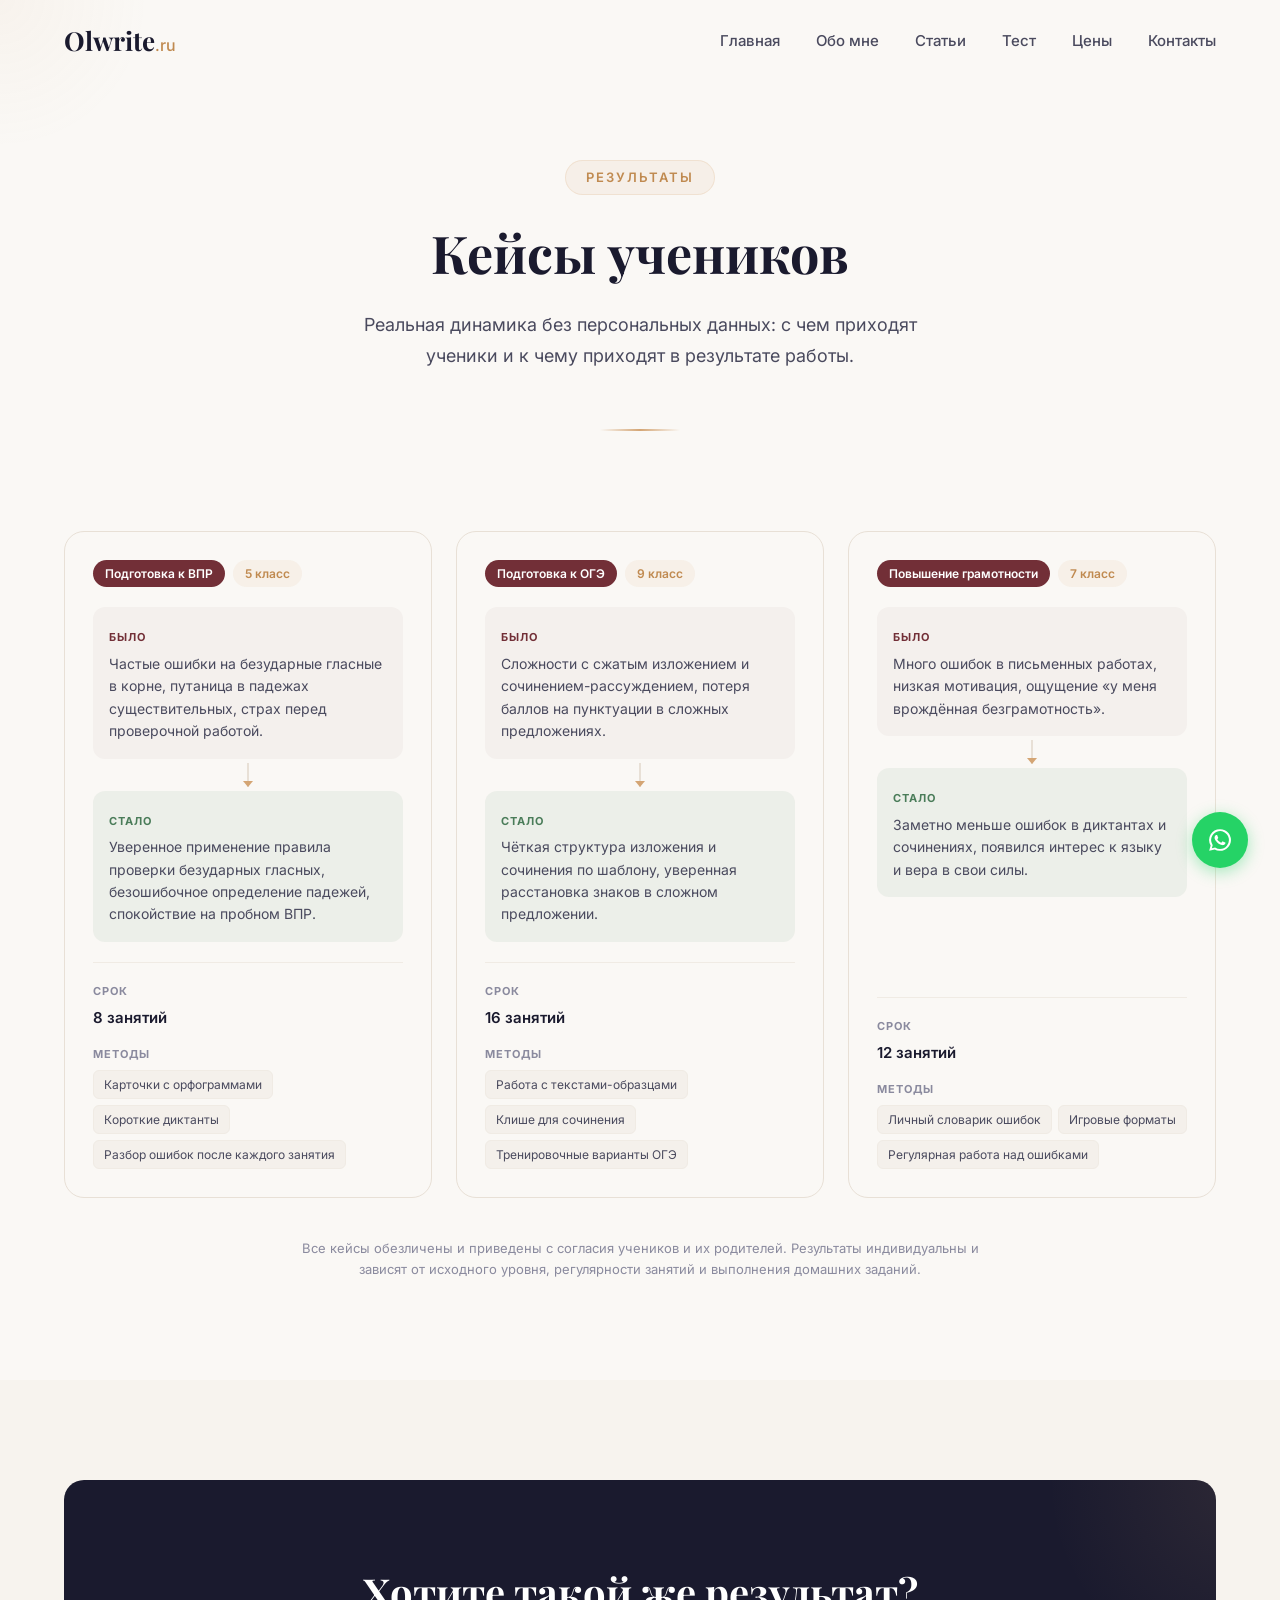
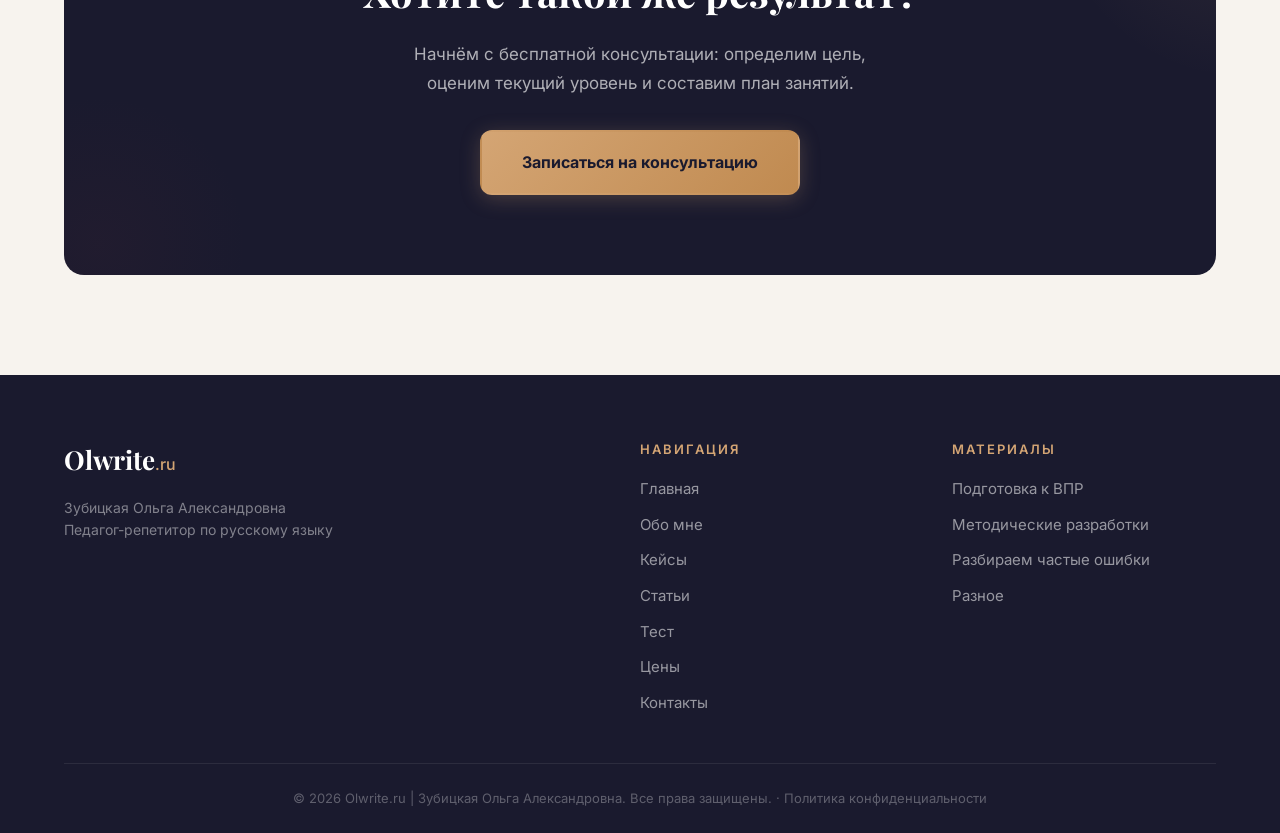
<file: cases.html>
<!DOCTYPE html>
<html lang="ru">
<head>
    <meta charset="UTF-8">
    <meta name="viewport" content="width=device-width, initial-scale=1.0">
    <title>Результаты учеников | Olwrite.ru — Зубицкая Ольга Александровна</title>
    <meta name="description" content="Мини-кейсы с динамикой: как менялись результаты учеников по русскому языку. Было → Стало → Срок → Методы.">
    <meta property="og:title" content="Результаты учеников — Olwrite.ru">
    <meta property="og:description" content="Мини-кейсы с динамикой: как менялись результаты учеников по русскому языку.">
    <meta property="og:type" content="website">
    <meta property="og:url" content="https://olwrite.ru/cases.html">
    <link rel="icon" type="image/svg+xml" href="img/favicon.svg">
    <link rel="preconnect" href="https://fonts.googleapis.com">
    <link rel="preconnect" href="https://fonts.gstatic.com" crossorigin>
    <link href="https://fonts.googleapis.com/css2?family=Playfair+Display:wght@400;600;700&family=Inter:wght@300;400;500;600&display=swap" rel="stylesheet">
    <link rel="stylesheet" href="css/style.css">
</head>
<body>
    <!-- Navigation -->
    <nav class="navbar scrolled" id="navbar">
        <div class="container nav-container">
            <a href="index.html" class="logo">
                <span class="logo-text">Olwrite</span>
                <span class="logo-dot">.ru</span>
            </a>
            <ul class="nav-links" id="navLinks">
                <li><a href="index.html">Главная</a></li>
                <li><a href="about.html">Обо мне</a></li>
                <li><a href="articles.html">Статьи</a></li>
                <li><a href="test.html">Тест</a></li>
                <li><a href="prices.html">Цены</a></li>
                <li><a href="contacts.html">Контакты</a></li>
            </ul>
            <button class="burger" id="burger" aria-label="Открыть меню">
                <span></span>
                <span></span>
                <span></span>
            </button>
        </div>
    </nav>

    <!-- Page Header -->
    <section class="page-header">
        <div class="container">
            <span class="section-tag">Результаты</span>
            <h1 class="page-title">Кейсы учеников</h1>
            <p class="page-description">Реальная динамика без персональных данных: с чем приходят ученики и к чему приходят в результате работы.</p>
        </div>
    </section>

    <!-- Cases -->
    <section class="section cases-section">
        <div class="container">
            <div class="cases-grid" id="casesGrid"></div>
            <p class="cases-note">Все кейсы обезличены и приведены с согласия учеников и их родителей. Результаты индивидуальны и зависят от исходного уровня, регулярности занятий и выполнения домашних заданий.</p>
        </div>
    </section>

    <!-- CTA Section -->
    <section class="cta section">
        <div class="container">
            <div class="cta-card">
                <h2>Хотите такой же результат?</h2>
                <p>Начнём с бесплатной консультации: определим цель, оценим текущий уровень и составим план занятий.</p>
                <a href="contacts.html?subject=consult" class="btn btn-primary btn-lg">Записаться на консультацию</a>
            </div>
        </div>
    </section>

    <!-- Footer -->
    <footer class="footer">
        <div class="container">
            <div class="footer-grid">
                <div class="footer-brand">
                    <a href="index.html" class="logo">
                        <span class="logo-text">Olwrite</span>
                        <span class="logo-dot">.ru</span>
                    </a>
                    <p>Зубицкая Ольга Александровна<br>Педагог-репетитор по русскому языку</p>
                </div>
                <div class="footer-links">
                    <h4>Навигация</h4>
                    <ul>
                        <li><a href="index.html">Главная</a></li>
                        <li><a href="about.html">Обо мне</a></li>
                        <li><a href="cases.html">Кейсы</a></li>
                        <li><a href="articles.html">Статьи</a></li>
                        <li><a href="test.html">Тест</a></li>
                        <li><a href="prices.html">Цены</a></li>
                        <li><a href="contacts.html">Контакты</a></li>
                    </ul>
                </div>
                <div class="footer-links">
                    <h4>Материалы</h4>
                    <ul>
                        <li><a href="articles.html?category=vpr">Подготовка к ВПР</a></li>
                        <li><a href="articles.html?category=methods">Методические разработки</a></li>
                        <li><a href="articles.html?category=mistakes">Разбираем частые ошибки</a></li>
                        <li><a href="articles.html?category=other">Разное</a></li>
                    </ul>
                </div>
            </div>
            <div class="footer-bottom">
                <p>&copy; 2026 Olwrite.ru | Зубицкая Ольга Александровна. Все права защищены. &middot; <a href="privacy.html">Политика конфиденциальности</a></p>
            </div>
        </div>
    </footer>

    <script src="data/cases.js"></script>
    <script src="js/main.js"></script>
    <script src="js/cases.js"></script>
</body>
</html>
</file>
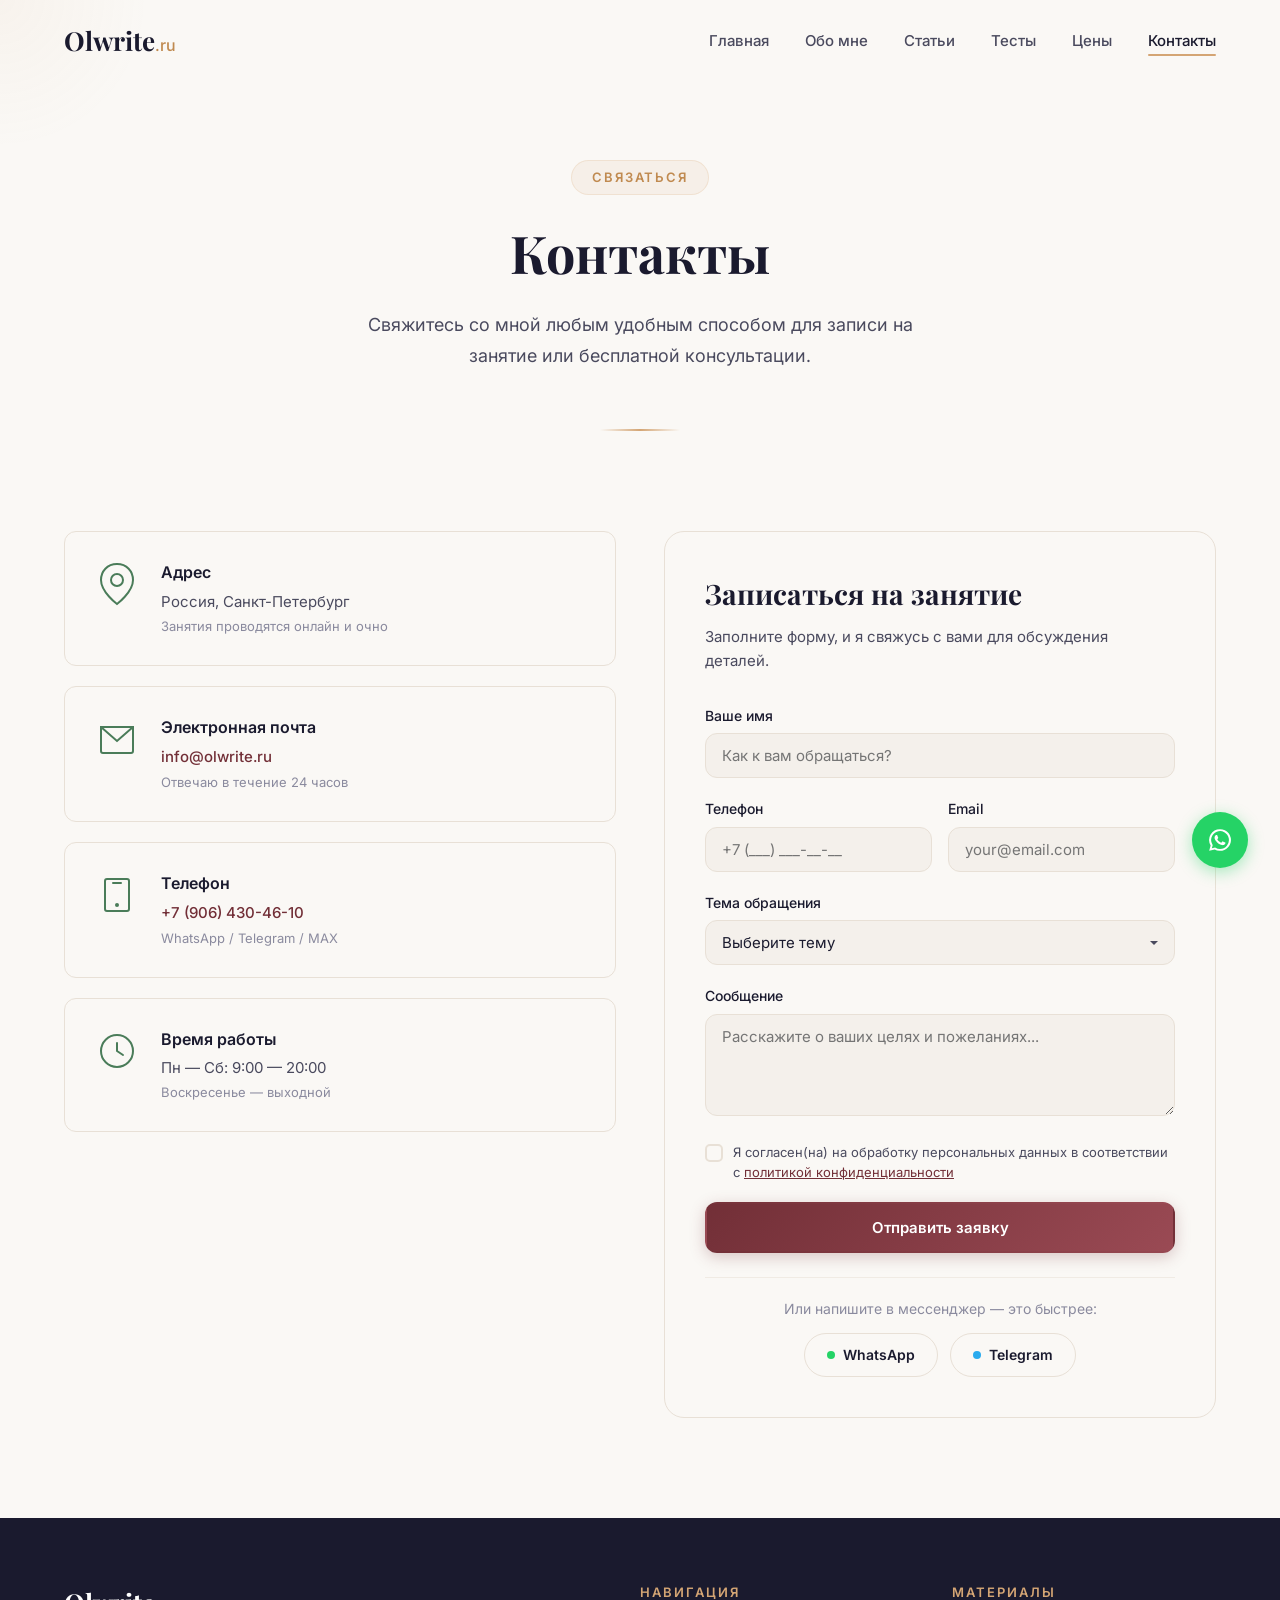
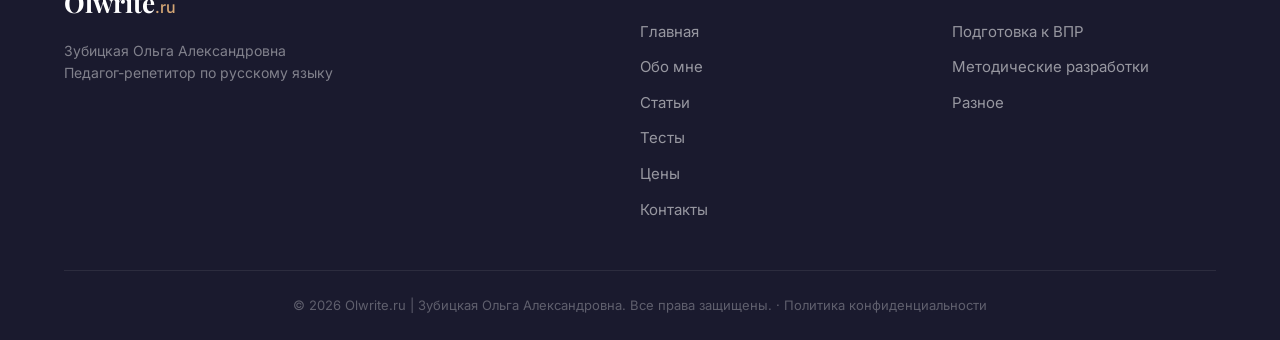
<file: contacts.html>
<!DOCTYPE html>
<html lang="ru">
<head>
    <meta charset="UTF-8">
    <meta name="viewport" content="width=device-width, initial-scale=1.0">
    <title>Контакты | Olwrite.ru — Зубицкая Ольга Александровна</title>
    <meta name="description" content="Свяжитесь с репетитором по русскому языку Зубицкой Ольгой Александровной. Запишитесь на занятие или бесплатную консультацию.">
    <meta property="og:title" content="Контакты — Olwrite.ru">
    <meta property="og:description" content="Запишитесь на занятие по русскому языку или бесплатную консультацию.">
    <meta property="og:type" content="website">
    <meta property="og:url" content="https://olwrite.ru/contacts.html">
    <link rel="icon" type="image/svg+xml" href="img/favicon.svg">
    <link rel="preconnect" href="https://fonts.googleapis.com">
    <link rel="preconnect" href="https://fonts.gstatic.com" crossorigin>
    <link href="https://fonts.googleapis.com/css2?family=Playfair+Display:wght@400;600;700&family=Inter:wght@300;400;500;600&display=swap" rel="stylesheet">
    <link rel="stylesheet" href="css/style.css">
</head>
<body>
    <!-- Navigation -->
    <nav class="navbar" id="navbar">
        <div class="container nav-container">
            <a href="index.html" class="logo">
                <span class="logo-text">Olwrite</span>
                <span class="logo-dot">.ru</span>
            </a>
            <ul class="nav-links" id="navLinks">
                <li><a href="index.html">Главная</a></li>
                <li><a href="about.html">Обо мне</a></li>
                <li><a href="articles.html">Статьи</a></li>
                <li><a href="tests.html">Тесты</a></li>
                <li><a href="prices.html">Цены</a></li>
                <li><a href="contacts.html" class="active">Контакты</a></li>
            </ul>
            <button class="burger" id="burger" aria-label="Открыть меню">
                <span></span>
                <span></span>
                <span></span>
            </button>
        </div>
    </nav>

    <!-- Page Header -->
    <section class="page-header">
        <div class="container">
            <span class="section-tag">Связаться</span>
            <h1 class="page-title">Контакты</h1>
            <p class="page-description">Свяжитесь со мной любым удобным способом для записи на занятие или бесплатной консультации.</p>
        </div>
    </section>

    <!-- Contacts Section -->
    <section class="contacts section">
        <div class="container">
            <div class="contacts-grid">
                <!-- Contact Info -->
                <div class="contact-info">
                    <div class="contact-card">
                        <div class="contact-card-icon">
                            <svg viewBox="0 0 48 48" fill="none"><path d="M40 20C40 32 24 44 24 44C24 44 8 32 8 20C8 11.1634 14.268 4 24 4C33.732 4 40 11.1634 40 20Z" stroke="currentColor" stroke-width="2"/><circle cx="24" cy="20" r="6" stroke="currentColor" stroke-width="2"/></svg>
                        </div>
                        <div>
                            <h3>Адрес</h3>
                            <p>Россия, Санкт-Петербург</p>
                            <p class="contact-note">Занятия проводятся онлайн и очно</p>
                        </div>
                    </div>

                    <div class="contact-card">
                        <div class="contact-card-icon">
                            <svg viewBox="0 0 48 48" fill="none"><path d="M8 12H40V36C40 37.1046 39.1046 38 38 38H10C8.89543 38 8 37.1046 8 36V12Z" stroke="currentColor" stroke-width="2"/><path d="M8 12L24 26L40 12" stroke="currentColor" stroke-width="2"/></svg>
                        </div>
                        <div>
                            <h3>Электронная почта</h3>
                            <a href="mailto:info@olwrite.ru" class="contact-link">info@olwrite.ru</a>
                            <p class="contact-note">Отвечаю в течение 24 часов</p>
                        </div>
                    </div>

                    <div class="contact-card">
                        <div class="contact-card-icon">
                            <svg viewBox="0 0 48 48" fill="none"><path d="M14 8H34C35.1046 8 36 8.89543 36 10V38C36 39.1046 35.1046 40 34 40H14C12.8954 40 12 39.1046 12 38V10C12 8.89543 12.8954 8 14 8Z" stroke="currentColor" stroke-width="2"/><circle cx="24" cy="34" r="2" fill="currentColor"/><path d="M20 12H28" stroke="currentColor" stroke-width="2" stroke-linecap="round"/></svg>
                        </div>
                        <div>
                            <h3>Телефон</h3>
                            <a href="tel:+79001234567" class="contact-link">+7 (906) 430-46-10</a>
                            <p class="contact-note">WhatsApp / Telegram / MAX</p>
                        </div>
                    </div>

                    <div class="contact-card">
                        <div class="contact-card-icon">
                            <svg viewBox="0 0 48 48" fill="none"><circle cx="24" cy="24" r="16" stroke="currentColor" stroke-width="2"/><path d="M24 16V24L30 28" stroke="currentColor" stroke-width="2" stroke-linecap="round" stroke-linejoin="round"/></svg>
                        </div>
                        <div>
                            <h3>Время работы</h3>
                            <p>Пн — Сб: 9:00 — 20:00</p>
                            <p class="contact-note">Воскресенье — выходной</p>
                        </div>
                    </div>
                </div>

                <!-- Contact Form -->
                <div class="contact-form-wrapper">
                    <h2>Записаться на занятие</h2>
                    <p class="form-subtitle">Заполните форму, и я свяжусь с вами для обсуждения деталей.</p>
                    <form class="contact-form" id="contactForm">
                        <div class="form-group">
                            <label for="name">Ваше имя</label>
                            <input type="text" id="name" name="name" placeholder="Как к вам обращаться?" required>
                        </div>
                        <div class="form-row">
                            <div class="form-group">
                                <label for="phone">Телефон</label>
                                <input type="tel" id="phone" name="phone" placeholder="+7 (___) ___-__-__">
                            </div>
                            <div class="form-group">
                                <label for="email">Email</label>
                                <input type="email" id="email" name="email" placeholder="your@email.com">
                            </div>
                        </div>
                        <div class="form-group">
                            <label for="subject">Тема обращения</label>
                            <select id="subject" name="subject">
                                <option value="" disabled selected>Выберите тему</option>
                                <option value="vpr">Подготовка к ВПР</option>
                                <option value="oge">Подготовка к ОГЭ</option>
                                <option value="ege">Подготовка к ЕГЭ</option>
                                <option value="tutor">Репетиторство (общее)</option>
                                <option value="consult">Бесплатная консультация</option>
                                <option value="other">Другое</option>
                            </select>
                        </div>
                        <div class="form-group">
                            <label for="message">Сообщение</label>
                            <textarea id="message" name="message" rows="4" placeholder="Расскажите о ваших целях и пожеланиях..."></textarea>
                        </div>
                        <div class="form-group form-consent">
                            <label class="consent-label">
                                <input type="checkbox" id="consent" required>
                                <span class="consent-box"></span>
                                <span>Я согласен(на) на обработку персональных данных в соответствии с <a href="privacy.html" target="_blank">политикой конфиденциальности</a></span>
                            </label>
                        </div>
                        <button type="submit" class="btn btn-primary btn-full" id="submitBtn">Отправить заявку</button>
                        <div class="form-error" id="formError" style="display: none;">
                            Не удалось отправить заявку. Попробуйте ещё раз или напишите напрямую:
                            <a href="mailto:info@olwrite.ru">info@olwrite.ru</a>
                        </div>
                    </form>
                    <div class="messenger-links">
                        <p>Или напишите в мессенджер — это быстрее:</p>
                        <div class="messenger-buttons">
                            <a href="https://wa.me/79001234567?text=%D0%97%D0%B4%D1%80%D0%B0%D0%B2%D1%81%D1%82%D0%B2%D1%83%D0%B9%D1%82%D0%B5%21%20%D0%A5%D0%BE%D1%87%D1%83%20%D0%B7%D0%B0%D0%BF%D0%B8%D1%81%D0%B0%D1%82%D1%8C%D1%81%D1%8F%20%D0%BD%D0%B0%20%D0%B7%D0%B0%D0%BD%D1%8F%D1%82%D0%B8%D0%B5" class="messenger-btn whatsapp" target="_blank" rel="noopener">WhatsApp</a>
                            <a href="https://t.me/+79001234567" class="messenger-btn telegram" target="_blank" rel="noopener">Telegram</a>
                        </div>
                    </div>
                    <div class="form-success" id="formSuccess" style="display: none;">
                        <div class="success-icon">
                            <svg viewBox="0 0 64 64" fill="none"><circle cx="32" cy="32" r="28" stroke="currentColor" stroke-width="2"/><path d="M20 32L28 40L44 24" stroke="currentColor" stroke-width="3" stroke-linecap="round" stroke-linejoin="round"/></svg>
                        </div>
                        <h3>Заявка отправлена!</h3>
                        <p>Спасибо за обращение. Я свяжусь с вами в ближайшее время.</p>
                    </div>
                </div>
            </div>
        </div>
    </section>

    <!-- Footer -->
    <footer class="footer">
        <div class="container">
            <div class="footer-grid">
                <div class="footer-brand">
                    <a href="index.html" class="logo">
                        <span class="logo-text">Olwrite</span>
                        <span class="logo-dot">.ru</span>
                    </a>
                    <p>Зубицкая Ольга Александровна<br>Педагог-репетитор по русскому языку</p>
                </div>
                <div class="footer-links">
                    <h4>Навигация</h4>
                    <ul>
                        <li><a href="index.html">Главная</a></li>
                        <li><a href="about.html">Обо мне</a></li>
                        <li><a href="articles.html">Статьи</a></li>
                        <li><a href="tests.html">Тесты</a></li>
                        <li><a href="prices.html">Цены</a></li>
                        <li><a href="contacts.html">Контакты</a></li>
                    </ul>
                </div>
                <div class="footer-links">
                    <h4>Материалы</h4>
                    <ul>
                        <li><a href="articles.html?category=vpr">Подготовка к ВПР</a></li>
                        <li><a href="articles.html?category=methods">Методические разработки</a></li>
                        <li><a href="articles.html?category=other">Разное</a></li>
                    </ul>
                </div>
            </div>
            <div class="footer-bottom">
                <p>&copy; 2026 Olwrite.ru | Зубицкая Ольга Александровна. Все права защищены. &middot; <a href="privacy.html">Политика конфиденциальности</a></p>
            </div>
        </div>
    </footer>

    <script src="js/main.js"></script>
</body>
</html>
</file>
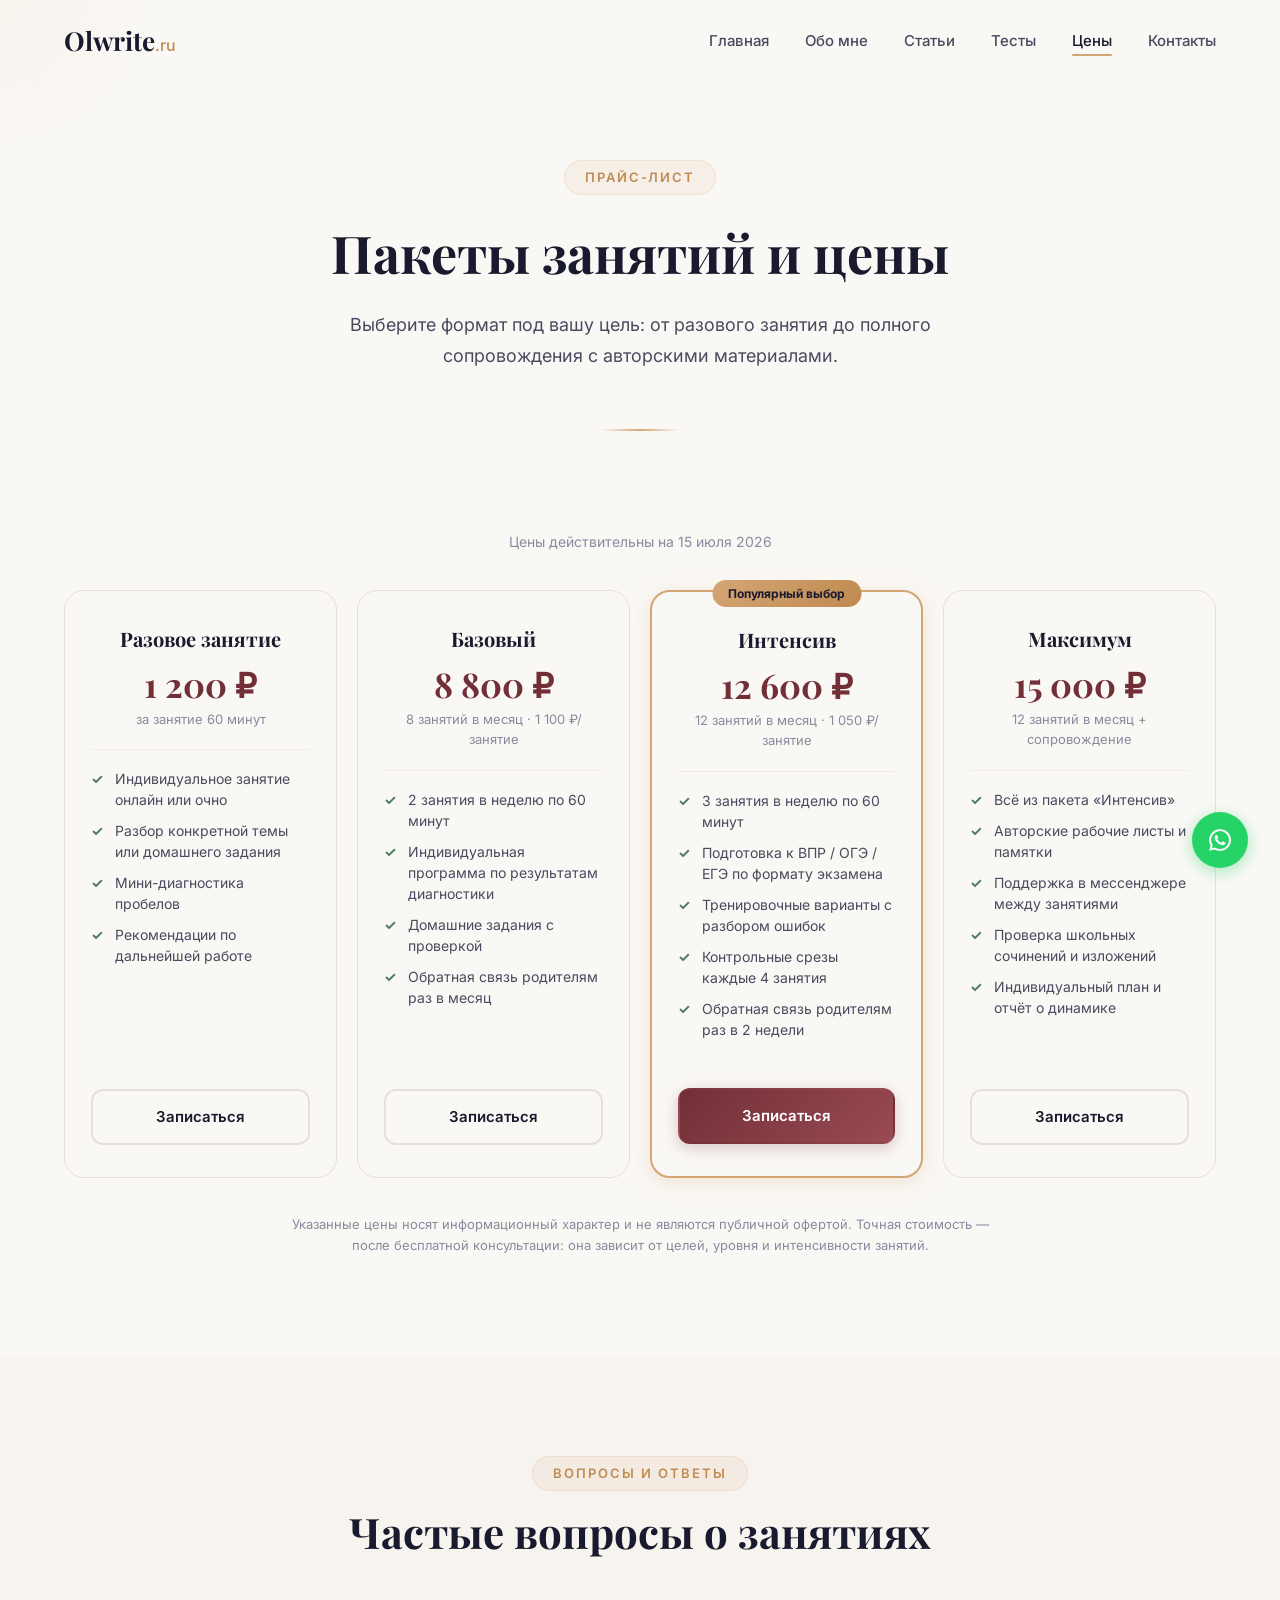
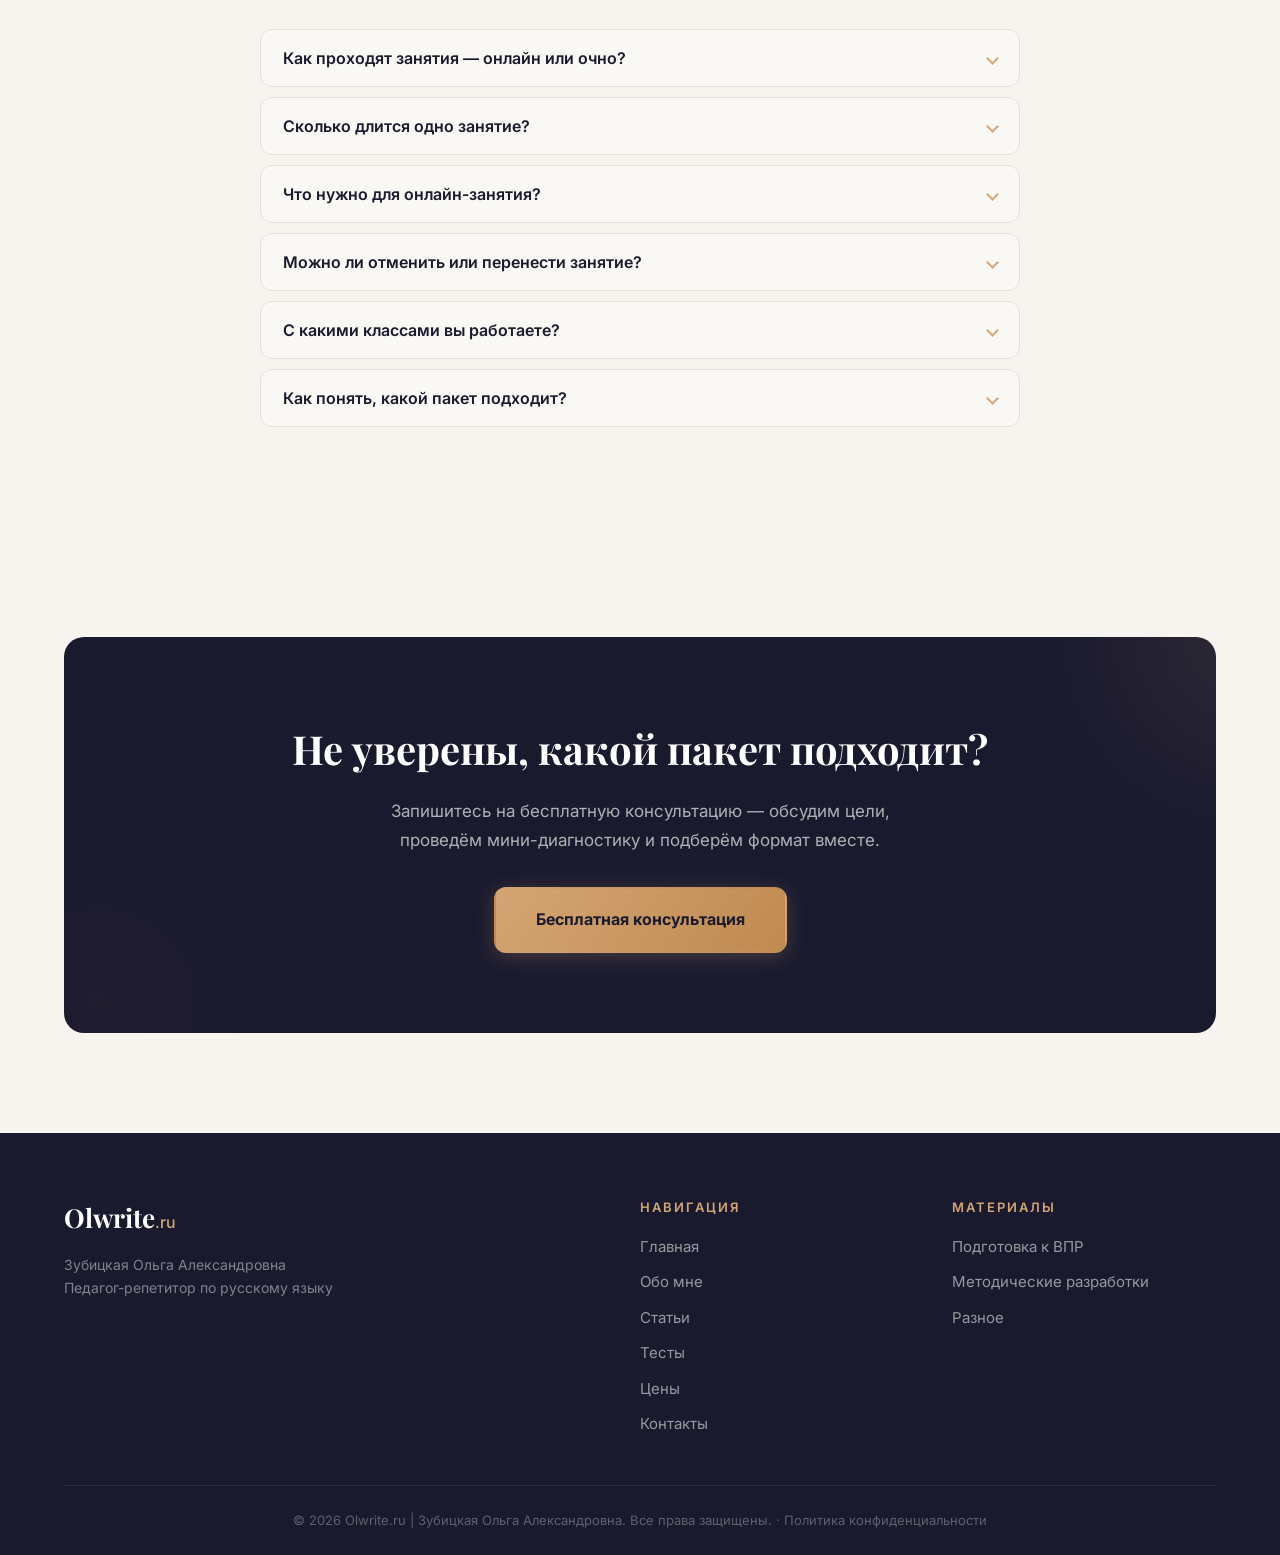
<file: prices.html>
<!DOCTYPE html>
<html lang="ru">
<head>
    <meta charset="UTF-8">
    <meta name="viewport" content="width=device-width, initial-scale=1.0">
    <title>Цены и пакеты занятий | Olwrite.ru — Зубицкая Ольга Александровна</title>
    <meta name="description" content="Стоимость занятий по русскому языку: разовые занятия и пакеты «Базовый», «Интенсив», «Максимум». Подготовка к ВПР, ОГЭ, ЕГЭ.">
    <meta property="og:title" content="Цены и пакеты занятий — Olwrite.ru">
    <meta property="og:description" content="Стоимость занятий по русскому языку: разовые занятия и пакеты услуг.">
    <meta property="og:type" content="website">
    <meta property="og:url" content="https://olwrite.ru/prices.html">
    <link rel="icon" type="image/svg+xml" href="img/favicon.svg">
    <link rel="preconnect" href="https://fonts.googleapis.com">
    <link rel="preconnect" href="https://fonts.gstatic.com" crossorigin>
    <link href="https://fonts.googleapis.com/css2?family=Playfair+Display:wght@400;600;700&family=Inter:wght@300;400;500;600&display=swap" rel="stylesheet">
    <link rel="stylesheet" href="css/style.css">
</head>
<body>
    <!-- Navigation -->
    <nav class="navbar scrolled" id="navbar">
        <div class="container nav-container">
            <a href="index.html" class="logo">
                <span class="logo-text">Olwrite</span>
                <span class="logo-dot">.ru</span>
            </a>
            <ul class="nav-links" id="navLinks">
                <li><a href="index.html">Главная</a></li>
                <li><a href="about.html">Обо мне</a></li>
                <li><a href="articles.html">Статьи</a></li>
                <li><a href="tests.html">Тесты</a></li>
                <li><a href="prices.html" class="active">Цены</a></li>
                <li><a href="contacts.html">Контакты</a></li>
            </ul>
            <button class="burger" id="burger" aria-label="Открыть меню">
                <span></span>
                <span></span>
                <span></span>
            </button>
        </div>
    </nav>

    <!-- Page Header -->
    <section class="page-header">
        <div class="container">
            <span class="section-tag">Прайс-лист</span>
            <h1 class="page-title">Пакеты занятий и цены</h1>
            <p class="page-description">Выберите формат под вашу цель: от разового занятия до полного сопровождения с авторскими материалами.</p>
        </div>
    </section>

    <!-- Prices -->
    <section class="section prices-section">
        <div class="container">
            <p class="prices-updated" id="pricesUpdated"></p>
            <div class="prices-grid" id="pricesGrid"></div>
            <p class="prices-disclaimer" id="pricesDisclaimer"></p>
        </div>
    </section>

    <!-- FAQ -->
    <section class="section faq-section">
        <div class="container">
            <div class="section-header">
                <span class="section-tag">Вопросы и ответы</span>
                <h2 class="section-title">Частые вопросы о занятиях</h2>
            </div>
            <div class="faq-list" id="faqList"></div>
        </div>
    </section>

    <!-- CTA Section -->
    <section class="cta section">
        <div class="container">
            <div class="cta-card">
                <h2>Не уверены, какой пакет подходит?</h2>
                <p>Запишитесь на бесплатную консультацию — обсудим цели, проведём мини-диагностику и подберём формат вместе.</p>
                <a href="contacts.html?subject=consult" class="btn btn-primary btn-lg">Бесплатная консультация</a>
            </div>
        </div>
    </section>

    <!-- Footer -->
    <footer class="footer">
        <div class="container">
            <div class="footer-grid">
                <div class="footer-brand">
                    <a href="index.html" class="logo">
                        <span class="logo-text">Olwrite</span>
                        <span class="logo-dot">.ru</span>
                    </a>
                    <p>Зубицкая Ольга Александровна<br>Педагог-репетитор по русскому языку</p>
                </div>
                <div class="footer-links">
                    <h4>Навигация</h4>
                    <ul>
                        <li><a href="index.html">Главная</a></li>
                        <li><a href="about.html">Обо мне</a></li>
                        <li><a href="articles.html">Статьи</a></li>
                        <li><a href="tests.html">Тесты</a></li>
                        <li><a href="prices.html">Цены</a></li>
                        <li><a href="contacts.html">Контакты</a></li>
                    </ul>
                </div>
                <div class="footer-links">
                    <h4>Материалы</h4>
                    <ul>
                        <li><a href="articles.html?category=vpr">Подготовка к ВПР</a></li>
                        <li><a href="articles.html?category=methods">Методические разработки</a></li>
                        <li><a href="articles.html?category=other">Разное</a></li>
                    </ul>
                </div>
            </div>
            <div class="footer-bottom">
                <p>&copy; 2026 Olwrite.ru | Зубицкая Ольга Александровна. Все права защищены. · <a href="privacy.html">Политика конфиденциальности</a></p>
            </div>
        </div>
    </footer>

    <script src="data/prices.js"></script>
    <script src="data/faq.js"></script>
    <script src="js/main.js"></script>
    <script src="js/prices.js"></script>
</body>
</html>
</file>
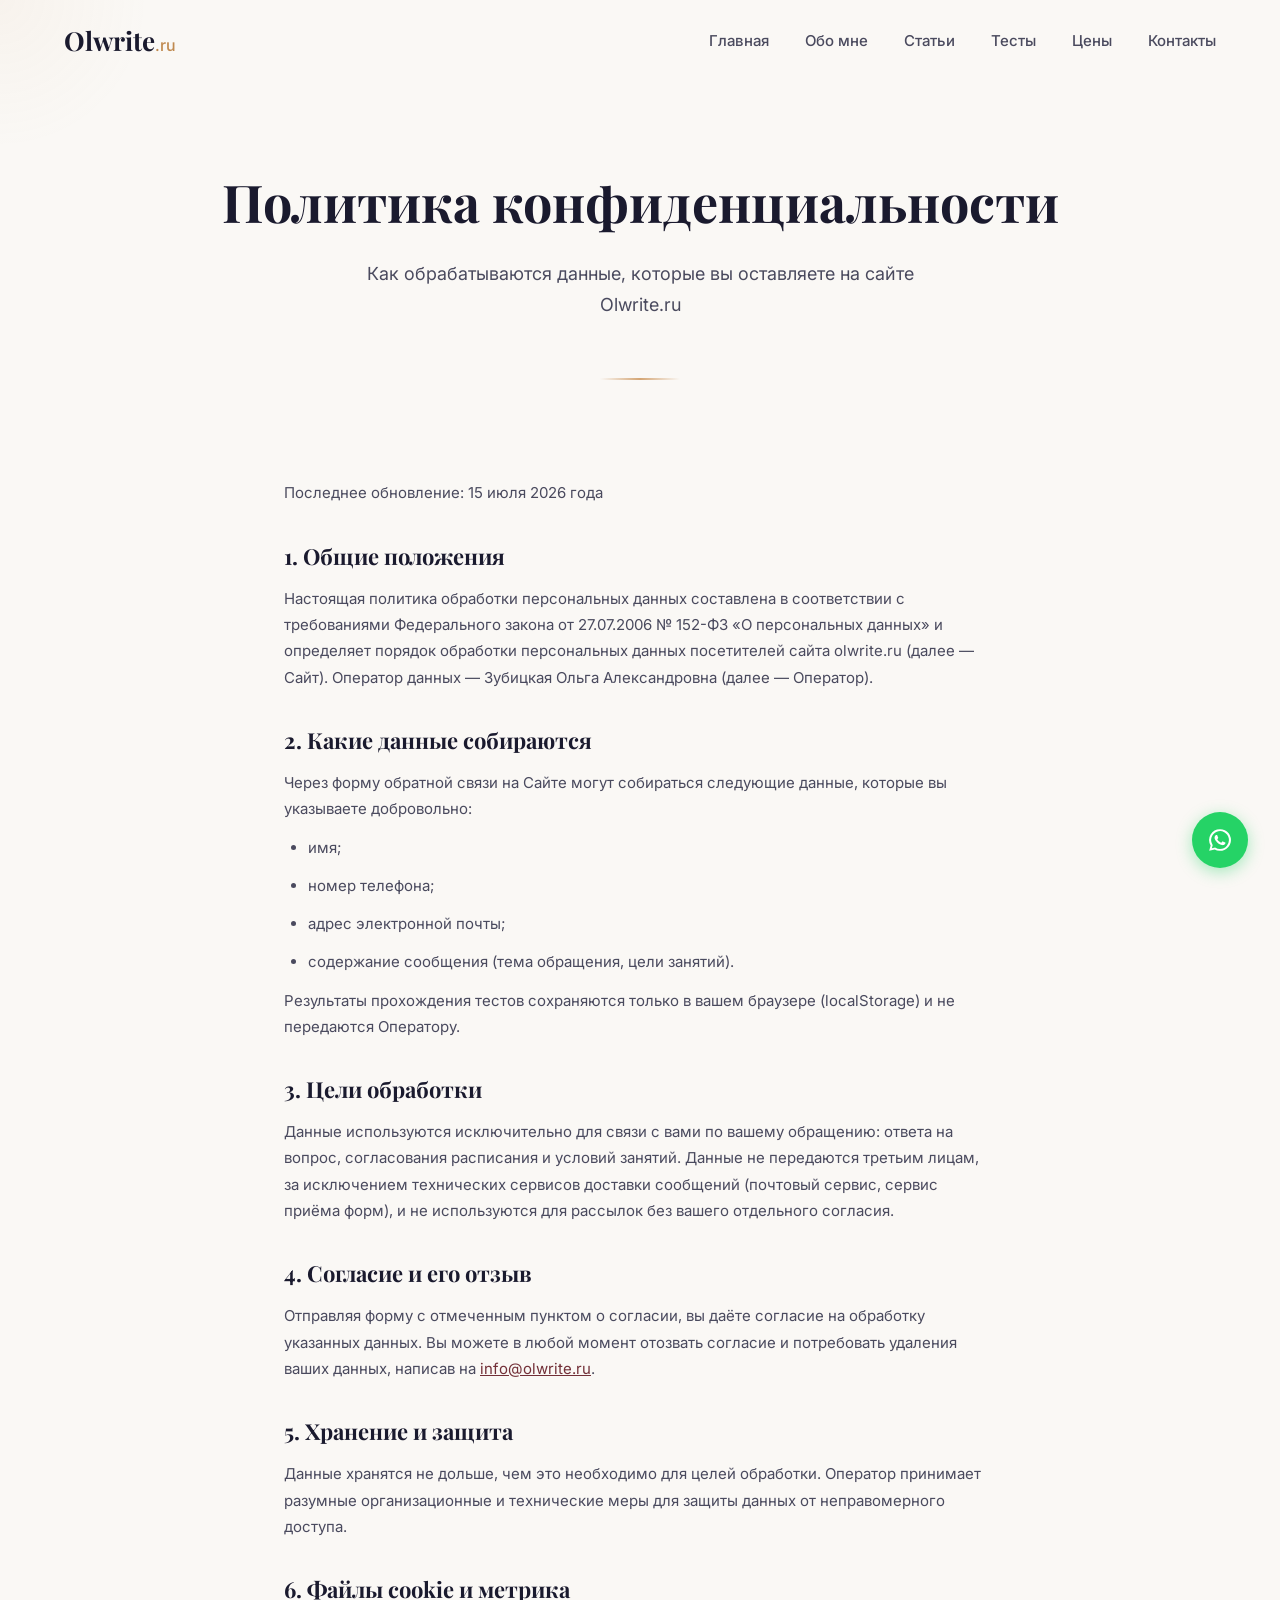
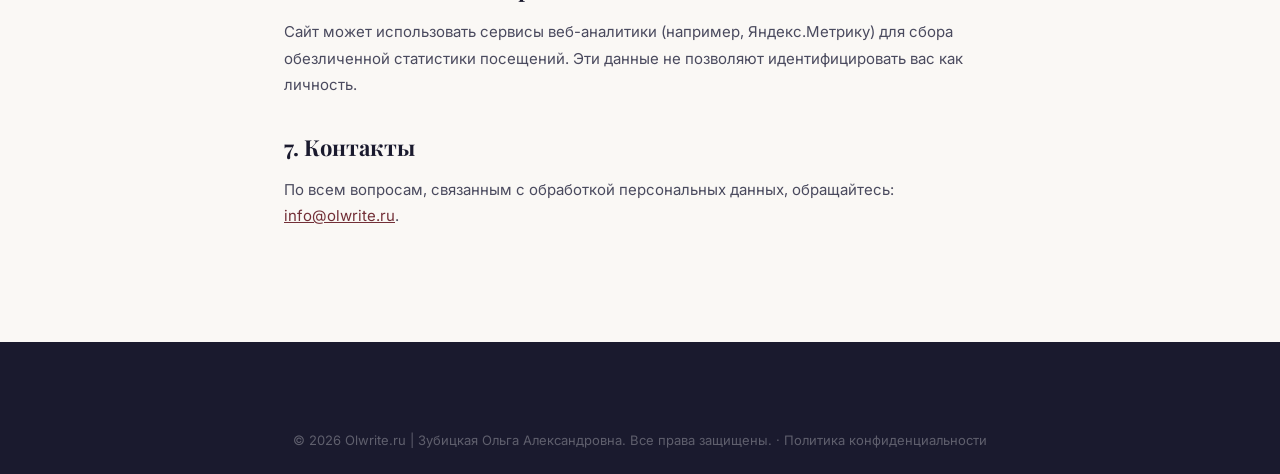
<file: privacy.html>
<!DOCTYPE html>
<html lang="ru">
<head>
    <meta charset="UTF-8">
    <meta name="viewport" content="width=device-width, initial-scale=1.0">
    <title>Политика конфиденциальности | Olwrite.ru</title>
    <meta name="description" content="Политика обработки персональных данных сайта Olwrite.ru.">
    <meta name="robots" content="noindex, follow">
    <link rel="icon" type="image/svg+xml" href="img/favicon.svg">
    <link rel="preconnect" href="https://fonts.googleapis.com">
    <link rel="preconnect" href="https://fonts.gstatic.com" crossorigin>
    <link href="https://fonts.googleapis.com/css2?family=Playfair+Display:wght@400;600;700&family=Inter:wght@300;400;500;600&display=swap" rel="stylesheet">
    <link rel="stylesheet" href="css/style.css">
</head>
<body>
    <!-- Navigation -->
    <nav class="navbar scrolled" id="navbar">
        <div class="container nav-container">
            <a href="index.html" class="logo">
                <span class="logo-text">Olwrite</span>
                <span class="logo-dot">.ru</span>
            </a>
            <ul class="nav-links" id="navLinks">
                <li><a href="index.html">Главная</a></li>
                <li><a href="about.html">Обо мне</a></li>
                <li><a href="articles.html">Статьи</a></li>
                <li><a href="tests.html">Тесты</a></li>
                <li><a href="prices.html">Цены</a></li>
                <li><a href="contacts.html">Контакты</a></li>
            </ul>
            <button class="burger" id="burger" aria-label="Открыть меню">
                <span></span>
                <span></span>
                <span></span>
            </button>
        </div>
    </nav>

    <!-- Page Header -->
    <section class="page-header">
        <div class="container">
            <h1 class="page-title">Политика конфиденциальности</h1>
            <p class="page-description">Как обрабатываются данные, которые вы оставляете на сайте Olwrite.ru</p>
        </div>
    </section>

    <section class="section">
        <div class="container legal-content">
            <p class="legal-updated">Последнее обновление: 15 июля 2026 года</p>

            <h2>1. Общие положения</h2>
            <p>Настоящая политика обработки персональных данных составлена в соответствии с требованиями Федерального закона от 27.07.2006 № 152-ФЗ «О персональных данных» и определяет порядок обработки персональных данных посетителей сайта olwrite.ru (далее — Сайт). Оператор данных — Зубицкая Ольга Александровна (далее — Оператор).</p>

            <h2>2. Какие данные собираются</h2>
            <p>Через форму обратной связи на Сайте могут собираться следующие данные, которые вы указываете добровольно:</p>
            <ul>
                <li>имя;</li>
                <li>номер телефона;</li>
                <li>адрес электронной почты;</li>
                <li>содержание сообщения (тема обращения, цели занятий).</li>
            </ul>
            <p>Результаты прохождения тестов сохраняются только в вашем браузере (localStorage) и не передаются Оператору.</p>

            <h2>3. Цели обработки</h2>
            <p>Данные используются исключительно для связи с вами по вашему обращению: ответа на вопрос, согласования расписания и условий занятий. Данные не передаются третьим лицам, за исключением технических сервисов доставки сообщений (почтовый сервис, сервис приёма форм), и не используются для рассылок без вашего отдельного согласия.</p>

            <h2>4. Согласие и его отзыв</h2>
            <p>Отправляя форму с отмеченным пунктом о согласии, вы даёте согласие на обработку указанных данных. Вы можете в любой момент отозвать согласие и потребовать удаления ваших данных, написав на <a href="mailto:info@olwrite.ru">info@olwrite.ru</a>.</p>

            <h2>5. Хранение и защита</h2>
            <p>Данные хранятся не дольше, чем это необходимо для целей обработки. Оператор принимает разумные организационные и технические меры для защиты данных от неправомерного доступа.</p>

            <h2>6. Файлы cookie и метрика</h2>
            <p>Сайт может использовать сервисы веб-аналитики (например, Яндекс.Метрику) для сбора обезличенной статистики посещений. Эти данные не позволяют идентифицировать вас как личность.</p>

            <h2>7. Контакты</h2>
            <p>По всем вопросам, связанным с обработкой персональных данных, обращайтесь: <a href="mailto:info@olwrite.ru">info@olwrite.ru</a>.</p>
        </div>
    </section>

    <!-- Footer -->
    <footer class="footer">
        <div class="container">
            <div class="footer-bottom">
                <p>&copy; 2026 Olwrite.ru | Зубицкая Ольга Александровна. Все права защищены. · <a href="privacy.html">Политика конфиденциальности</a></p>
            </div>
        </div>
    </footer>

    <script src="js/main.js"></script>
</body>
</html>
</file>
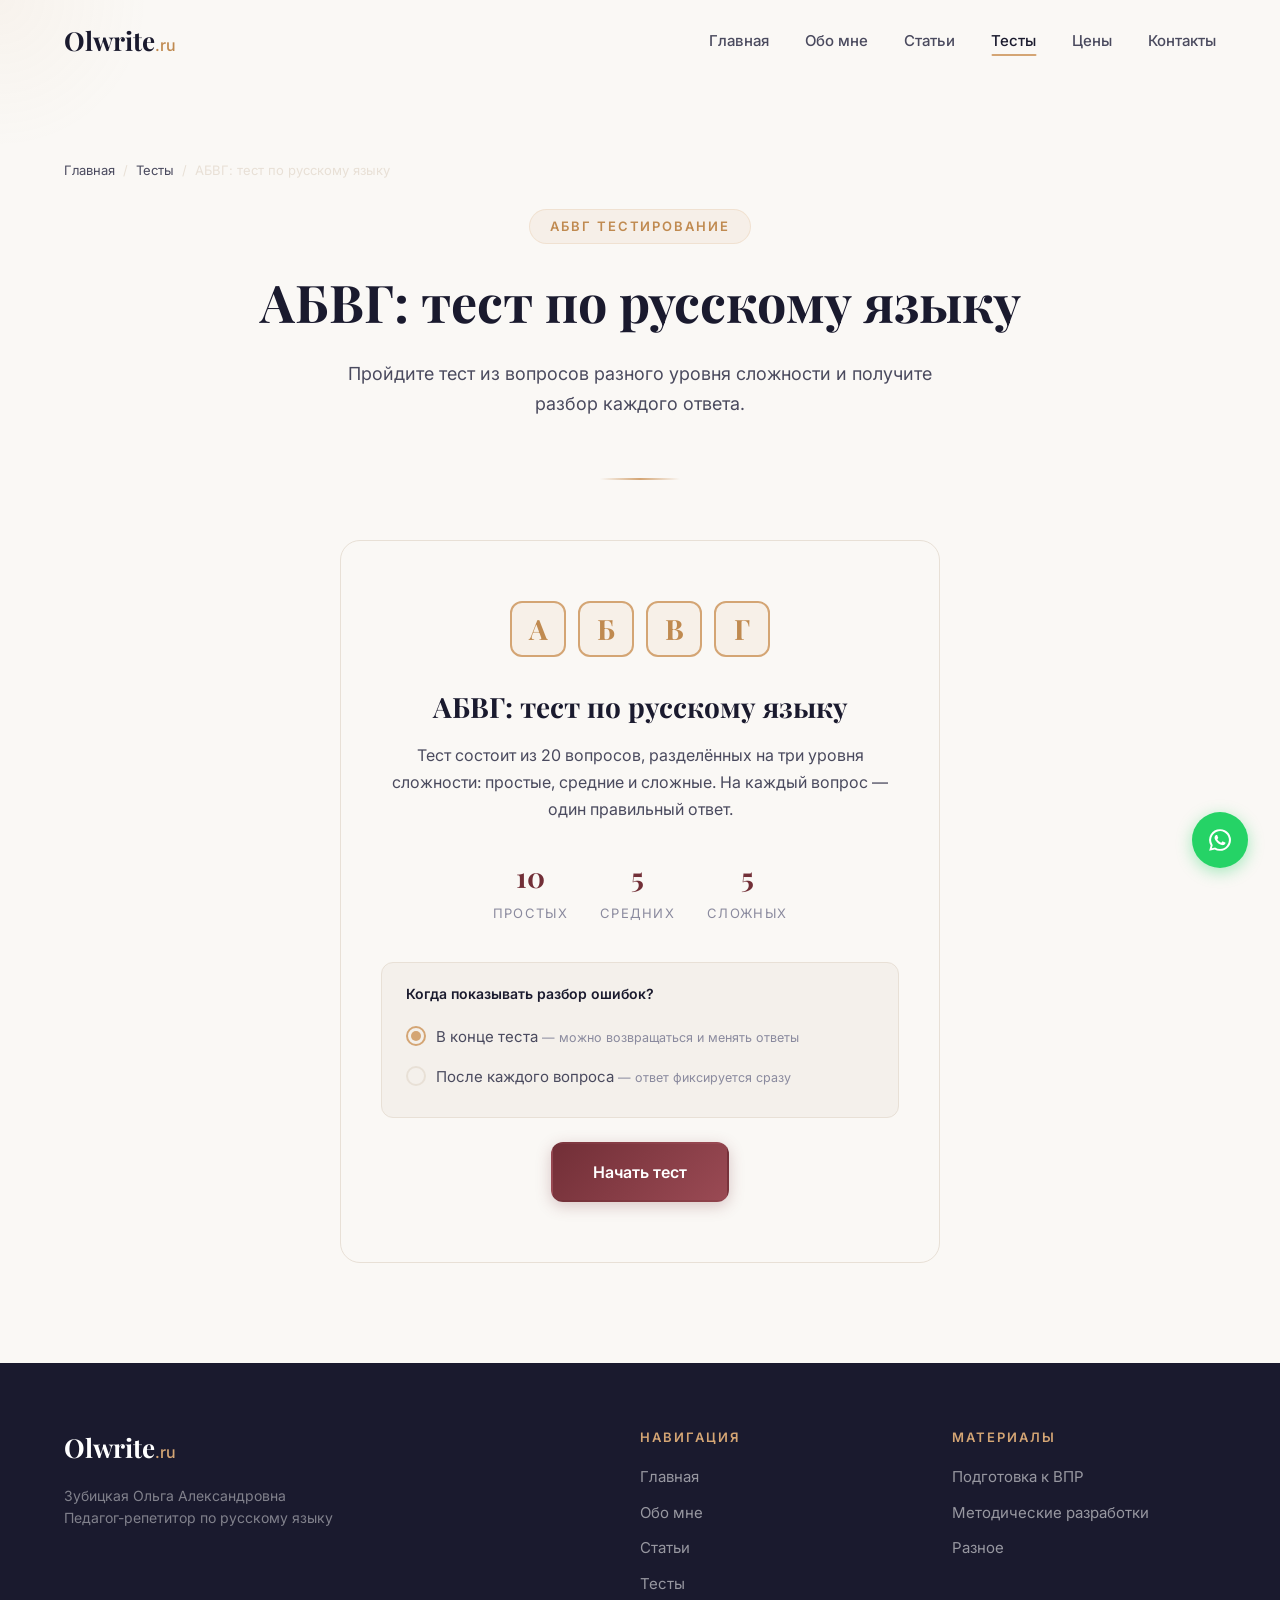
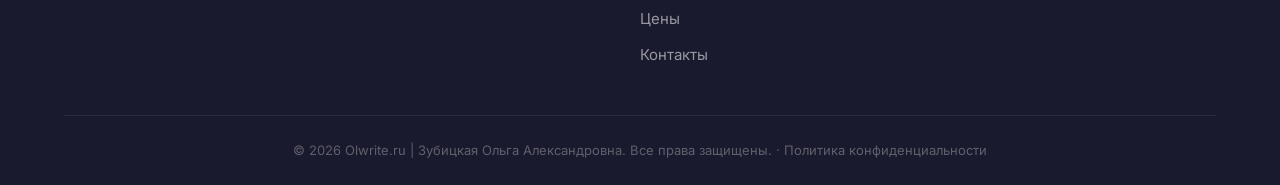
<file: test.html>
<!DOCTYPE html>
<html lang="ru">
<head>
    <meta charset="UTF-8">
    <meta name="viewport" content="width=device-width, initial-scale=1.0">
    <title>Тест по русскому языку | Olwrite.ru — Зубицкая Ольга Александровна</title>
    <meta name="description" content="Проверьте свои знания русского языка! 20 вопросов от простых до сложных. Узнайте свой уровень грамотности.">
    <meta property="og:title" content="Тест по русскому языку — Olwrite.ru">
    <meta property="og:description" content="20 вопросов от простых до сложных с разбором ошибок. Узнайте свой уровень грамотности!">
    <meta property="og:type" content="website">
    <meta property="og:url" content="https://olwrite.ru/test.html">
    <link rel="icon" type="image/svg+xml" href="img/favicon.svg">
    <link rel="preconnect" href="https://fonts.googleapis.com">
    <link rel="preconnect" href="https://fonts.gstatic.com" crossorigin>
    <link href="https://fonts.googleapis.com/css2?family=Playfair+Display:wght@400;600;700&family=Inter:wght@300;400;500;600&display=swap" rel="stylesheet">
    <link rel="stylesheet" href="css/style.css">
</head>
<body>
    <!-- Navigation -->
    <nav class="navbar scrolled" id="navbar">
        <div class="container nav-container">
            <a href="index.html" class="logo">
                <span class="logo-text">Olwrite</span>
                <span class="logo-dot">.ru</span>
            </a>
            <ul class="nav-links" id="navLinks">
                <li><a href="index.html">Главная</a></li>
                <li><a href="about.html">Обо мне</a></li>
                <li><a href="articles.html">Статьи</a></li>
                <li><a href="tests.html" class="active">Тесты</a></li>
                <li><a href="prices.html">Цены</a></li>
                <li><a href="contacts.html">Контакты</a></li>
            </ul>
            <button class="burger" id="burger" aria-label="Открыть меню">
                <span></span>
                <span></span>
                <span></span>
            </button>
        </div>
    </nav>

    <!-- Page Header -->
    <section class="page-header">
        <div class="container">
            <nav class="breadcrumbs" id="quizBreadcrumb">
                <a href="index.html">Главная</a><span>/</span>
                <a href="tests.html">Тесты</a><span>/</span>
                <span id="breadcrumbCurrent">АБВГ</span>
            </nav>
            <span class="section-tag" id="testSectionTag">АБВГ Тестирование</span>
            <h1 class="page-title" id="testPageTitle">Тест по русскому языку</h1>
            <p class="page-description">Пройдите тест из вопросов разного уровня сложности и получите разбор каждого ответа.</p>
        </div>
    </section>

    <!-- Quiz Section -->
    <section class="quiz section">
        <div class="container">
            <!-- Quiz Start Screen -->
            <div class="quiz-start" id="quizStart">
                <div class="quiz-start-card">
                    <div class="quiz-start-letters">
                        <span>А</span><span>Б</span><span>В</span><span>Г</span>
                    </div>
                    <h2 id="quizTitle">Готовы проверить свои знания?</h2>
                    <p id="quizDescription">Тест состоит из 20 вопросов, разделённых на три уровня сложности. На каждый вопрос — один правильный ответ.</p>
                    <div class="quiz-start-info">
                        <div class="quiz-info-item">
                            <span class="quiz-info-number" id="countEasy">10</span>
                            <span class="quiz-info-label">Простых</span>
                        </div>
                        <div class="quiz-info-item">
                            <span class="quiz-info-number" id="countMedium">5</span>
                            <span class="quiz-info-label">Средних</span>
                        </div>
                        <div class="quiz-info-item">
                            <span class="quiz-info-number" id="countHard">5</span>
                            <span class="quiz-info-label">Сложных</span>
                        </div>
                    </div>
                    <div class="quiz-mode">
                        <p class="quiz-mode-label">Когда показывать разбор ошибок?</p>
                        <label class="quiz-mode-option">
                            <input type="radio" name="quizMode" id="modeFinal" checked>
                            <span class="quiz-mode-radio"></span>
                            <span>В конце теста <small>— можно возвращаться и менять ответы</small></span>
                        </label>
                        <label class="quiz-mode-option">
                            <input type="radio" name="quizMode" id="modeInstant">
                            <span class="quiz-mode-radio"></span>
                            <span>После каждого вопроса <small>— ответ фиксируется сразу</small></span>
                        </label>
                    </div>
                    <div class="quiz-resume" id="quizResume" style="display: none;">
                        <p>У вас есть незаконченный тест.</p>
                        <button class="btn btn-outline" id="resumeBtn">Продолжить с того же места</button>
                    </div>
                    <button class="btn btn-primary btn-lg" id="quizStartBtn">Начать тест</button>
                </div>
            </div>

            <!-- Quiz Questions -->
            <div class="quiz-body" id="quizBody" style="display: none;">
                <!-- Progress Bar -->
                <div class="quiz-progress">
                    <div class="quiz-progress-bar">
                        <div class="quiz-progress-fill" id="progressFill"></div>
                    </div>
                    <div class="quiz-progress-info">
                        <span>Вопрос <strong id="currentQ">1</strong> из <strong id="totalQ">20</strong></span>
                        <span class="quiz-level-badge" id="levelBadge">Простой</span>
                    </div>
                </div>

                <!-- Question Card -->
                <div class="quiz-question-card" id="questionCard">
                    <h3 class="quiz-question-text" id="questionText"></h3>
                    <div class="quiz-options" id="quizOptions"></div>
                    <div class="quiz-explanation" id="quizExplanation" style="display: none;"></div>
                </div>

                <!-- Navigation -->
                <div class="quiz-nav">
                    <button class="btn btn-outline" id="prevBtn" style="visibility: hidden;">Назад</button>
                    <button class="btn btn-primary" id="nextBtn" disabled>Далее</button>
                </div>
            </div>

            <!-- Quiz Results -->
            <div class="quiz-results" id="quizResults" style="display: none;">
                <div class="quiz-results-card">
                    <!-- Circular Progress -->
                    <div class="result-circle-wrap">
                        <div class="result-circle" id="resultCircle">
                            <svg viewBox="0 0 200 200">
                                <circle cx="100" cy="100" r="88" fill="none" stroke="#e8e0d6" stroke-width="8"/>
                                <circle cx="100" cy="100" r="88" fill="none" stroke="url(#resultGrad)" stroke-width="8" stroke-linecap="round"
                                    stroke-dasharray="553" stroke-dashoffset="553" id="progressCircle"
                                    transform="rotate(-90 100 100)"/>
                                <defs>
                                    <linearGradient id="resultGrad" x1="0%" y1="0%" x2="100%" y2="100%">
                                        <stop offset="0%" stop-color="#d4a574"/>
                                        <stop offset="100%" stop-color="#722f37"/>
                                    </linearGradient>
                                </defs>
                            </svg>
                            <div class="result-circle-text">
                                <span class="result-score" id="resultScore">0</span>
                                <span class="result-total" id="resultTotal">из 20</span>
                            </div>
                        </div>
                    </div>

                    <h2 class="result-title" id="resultTitle"></h2>
                    <p class="result-subtitle" id="resultSubtitle"></p>

                    <div class="result-actions">
                        <button class="btn btn-primary" id="retryBtn">Пройти ещё раз</button>
                        <span id="resultCtaSlot"></span>
                        <a href="contacts.html" class="btn btn-outline">Записаться на занятие</a>
                    </div>

                    <!-- Разбор ответов -->
                    <div class="quiz-review" id="quizReview"></div>
                </div>
            </div>
        </div>
    </section>

    <!-- Footer -->
    <footer class="footer">
        <div class="container">
            <div class="footer-grid">
                <div class="footer-brand">
                    <a href="index.html" class="logo">
                        <span class="logo-text">Olwrite</span>
                        <span class="logo-dot">.ru</span>
                    </a>
                    <p>Зубицкая Ольга Александровна<br>Педагог-репетитор по русскому языку</p>
                </div>
                <div class="footer-links">
                    <h4>Навигация</h4>
                    <ul>
                        <li><a href="index.html">Главная</a></li>
                        <li><a href="about.html">Обо мне</a></li>
                        <li><a href="articles.html">Статьи</a></li>
                        <li><a href="tests.html">Тесты</a></li>
                        <li><a href="prices.html">Цены</a></li>
                        <li><a href="contacts.html">Контакты</a></li>
                    </ul>
                </div>
                <div class="footer-links">
                    <h4>Материалы</h4>
                    <ul>
                        <li><a href="articles.html?category=vpr">Подготовка к ВПР</a></li>
                        <li><a href="articles.html?category=methods">Методические разработки</a></li>
                        <li><a href="articles.html?category=other">Разное</a></li>
                    </ul>
                </div>
            </div>
            <div class="footer-bottom">
                <p>&copy; 2026 Olwrite.ru | Зубицкая Ольга Александровна. Все права защищены. &middot; <a href="privacy.html">Политика конфиденциальности</a></p>
            </div>
        </div>
    </footer>

    <script src="js/main.js"></script>
    <script src="js/quiz-engine.js"></script>
</body>
</html>
</file>
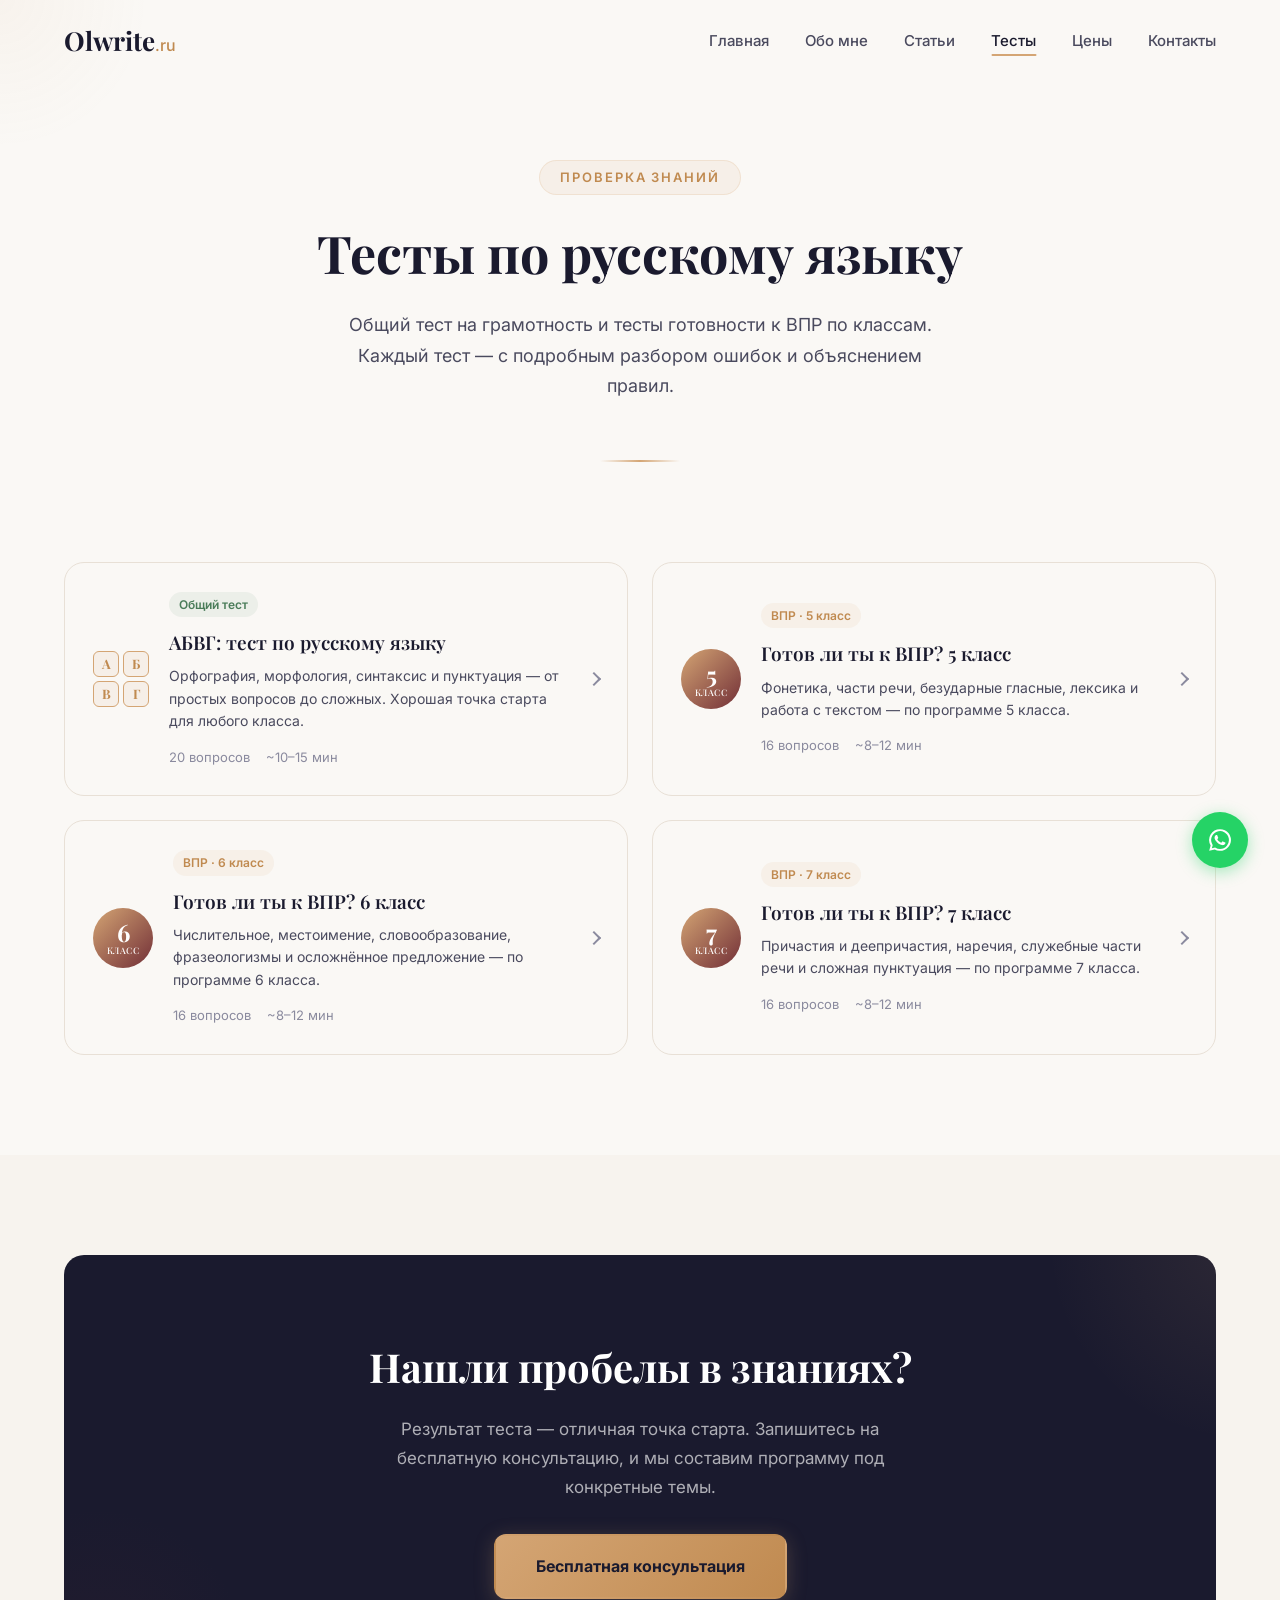
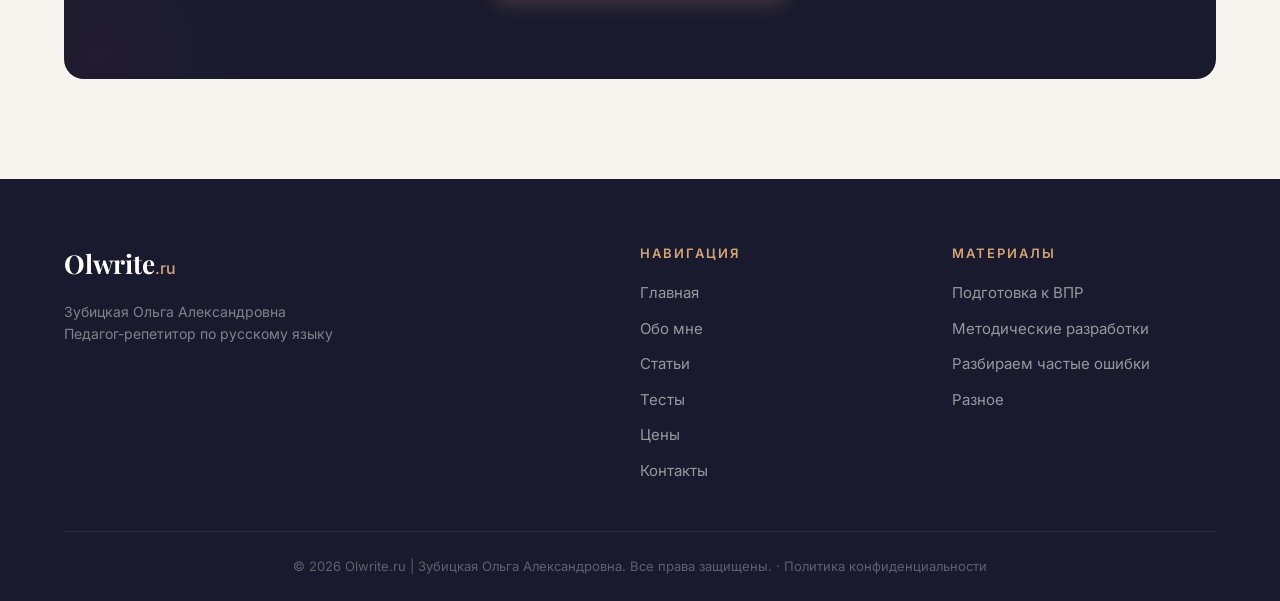
<file: tests.html>
<!DOCTYPE html>
<html lang="ru">
<head>
    <meta charset="UTF-8">
    <meta name="viewport" content="width=device-width, initial-scale=1.0">
    <title>Тесты по русскому языку | Olwrite.ru — Зубицкая Ольга Александровна</title>
    <meta name="description" content="Каталог тестов по русскому языку: общий тест «АБВГ» и тесты готовности к ВПР для 5, 6 и 7 классов. Проверьте свои знания и получите разбор ошибок.">
    <meta property="og:title" content="Тесты по русскому языку — Olwrite.ru">
    <meta property="og:description" content="Общий тест «АБВГ» и тесты готовности к ВПР для 5, 6 и 7 классов с разбором ошибок.">
    <meta property="og:type" content="website">
    <meta property="og:url" content="https://olwrite.ru/tests.html">
    <link rel="icon" type="image/svg+xml" href="img/favicon.svg">
    <link rel="preconnect" href="https://fonts.googleapis.com">
    <link rel="preconnect" href="https://fonts.gstatic.com" crossorigin>
    <link href="https://fonts.googleapis.com/css2?family=Playfair+Display:wght@400;600;700&family=Inter:wght@300;400;500;600&display=swap" rel="stylesheet">
    <link rel="stylesheet" href="css/style.css">
</head>
<body>
    <!-- Navigation -->
    <nav class="navbar scrolled" id="navbar">
        <div class="container nav-container">
            <a href="index.html" class="logo">
                <span class="logo-text">Olwrite</span>
                <span class="logo-dot">.ru</span>
            </a>
            <ul class="nav-links" id="navLinks">
                <li><a href="index.html">Главная</a></li>
                <li><a href="about.html">Обо мне</a></li>
                <li><a href="articles.html">Статьи</a></li>
                <li><a href="tests.html" class="active">Тесты</a></li>
                <li><a href="prices.html">Цены</a></li>
                <li><a href="contacts.html">Контакты</a></li>
            </ul>
            <button class="burger" id="burger" aria-label="Открыть меню">
                <span></span>
                <span></span>
                <span></span>
            </button>
        </div>
    </nav>

    <!-- Page Header -->
    <section class="page-header">
        <div class="container">
            <span class="section-tag">Проверка знаний</span>
            <h1 class="page-title">Тесты по русскому языку</h1>
            <p class="page-description">Общий тест на грамотность и тесты готовности к ВПР по классам. Каждый тест — с подробным разбором ошибок и объяснением правил.</p>
        </div>
    </section>

    <!-- Tests Catalog -->
    <section class="section tests-catalog-section">
        <div class="container">
            <div class="tests-grid" id="testsGrid"></div>
        </div>
    </section>

    <!-- Results History -->
    <section class="section results-history-section" id="resultsHistorySection" style="display: none;">
        <div class="container">
            <div class="section-header">
                <span class="section-tag">Ваш прогресс</span>
                <h2 class="section-title">Ваши результаты</h2>
            </div>
            <div class="results-history" id="resultsHistory"></div>
        </div>
    </section>

    <!-- CTA Section -->
    <section class="cta section">
        <div class="container">
            <div class="cta-card">
                <h2>Нашли пробелы в знаниях?</h2>
                <p>Результат теста — отличная точка старта. Запишитесь на бесплатную консультацию, и мы составим программу под конкретные темы.</p>
                <a href="contacts.html?subject=consult" class="btn btn-primary btn-lg">Бесплатная консультация</a>
            </div>
        </div>
    </section>

    <!-- Footer -->
    <footer class="footer">
        <div class="container">
            <div class="footer-grid">
                <div class="footer-brand">
                    <a href="index.html" class="logo">
                        <span class="logo-text">Olwrite</span>
                        <span class="logo-dot">.ru</span>
                    </a>
                    <p>Зубицкая Ольга Александровна<br>Педагог-репетитор по русскому языку</p>
                </div>
                <div class="footer-links">
                    <h4>Навигация</h4>
                    <ul>
                        <li><a href="index.html">Главная</a></li>
                        <li><a href="about.html">Обо мне</a></li>
                        <li><a href="articles.html">Статьи</a></li>
                        <li><a href="tests.html">Тесты</a></li>
                        <li><a href="prices.html">Цены</a></li>
                        <li><a href="contacts.html">Контакты</a></li>
                    </ul>
                </div>
                <div class="footer-links">
                    <h4>Материалы</h4>
                    <ul>
                        <li><a href="articles.html?category=vpr">Подготовка к ВПР</a></li>
                        <li><a href="articles.html?category=methods">Методические разработки</a></li>
                        <li><a href="articles.html?category=mistakes">Разбираем частые ошибки</a></li>
                        <li><a href="articles.html?category=other">Разное</a></li>
                    </ul>
                </div>
            </div>
            <div class="footer-bottom">
                <p>&copy; 2026 Olwrite.ru | Зубицкая Ольга Александровна. Все права защищены. &middot; <a href="privacy.html">Политика конфиденциальности</a></p>
            </div>
        </div>
    </footer>

    <script src="data/tests-catalog.js"></script>
    <script src="js/main.js"></script>
    <script src="js/tests-catalog.js"></script>
</body>
</html>
</file>
<file: css/style.css>
/* ===== CSS Variables — Literary Club ===== */
:root {
    --primary: #d4a574;
    --primary-dark: #c08a50;
    --primary-light: #e6c9a8;
    --primary-bg: rgba(212, 165, 116, 0.1);
    --accent: #722f37;
    --accent-light: #9a4a54;
    --green: #4a7c59;
    --green-light: #6a9c73;
    --green-bg: rgba(74, 124, 89, 0.08);
    --text: #1a1a2e;
    --text-secondary: #4a4a5e;
    --text-light: #8a8a9e;
    --bg: #faf8f5;
    --bg-alt: #f4f0eb;
    --bg-warm: #f7f3ee;
    --bg-dark: #1a1a2e;
    --bg-dark-light: #252540;
    --border: #e8e0d6;
    --border-light: #f0ebe4;
    --shadow-sm: 0 1px 3px rgba(26, 26, 46, 0.06);
    --shadow: 0 4px 12px rgba(26, 26, 46, 0.08);
    --shadow-md: 0 10px 30px rgba(26, 26, 46, 0.1);
    --shadow-lg: 0 20px 50px rgba(26, 26, 46, 0.12);
    --shadow-gold: 0 4px 20px rgba(212, 165, 116, 0.25);
    --radius: 12px;
    --radius-lg: 20px;
    --transition: 0.3s cubic-bezier(0.4, 0, 0.2, 1);
    --font-display: 'Playfair Display', Georgia, serif;
    --font-body: 'Inter', -apple-system, BlinkMacSystemFont, sans-serif;
}

/* ===== Reset & Base ===== */
*,
*::before,
*::after {
    margin: 0;
    padding: 0;
    box-sizing: border-box;
}

html {
    scroll-behavior: smooth;
    -webkit-font-smoothing: antialiased;
    -moz-osx-font-smoothing: grayscale;
}

body {
    font-family: var(--font-body);
    font-size: 16px;
    line-height: 1.6;
    color: var(--text);
    background: var(--bg);
    overflow-x: hidden;
}

a {
    text-decoration: none;
    color: inherit;
    transition: color var(--transition);
}

ul {
    list-style: none;
}

img {
    max-width: 100%;
    display: block;
}

/* ===== Container ===== */
.container {
    max-width: 1200px;
    margin: 0 auto;
    padding: 0 24px;
}

.section {
    padding: 100px 0;
}

/* ===== Section Header ===== */
.section-header {
    text-align: center;
    margin-bottom: 64px;
}

.section-tag {
    display: inline-block;
    font-size: 13px;
    font-weight: 600;
    letter-spacing: 0.15em;
    text-transform: uppercase;
    color: var(--primary-dark);
    background: var(--primary-bg);
    padding: 6px 20px;
    border-radius: 100px;
    margin-bottom: 16px;
    border: 1px solid rgba(212, 165, 116, 0.2);
}

.section-title {
    font-family: var(--font-display);
    font-size: clamp(28px, 4vw, 42px);
    font-weight: 700;
    color: var(--text);
    line-height: 1.2;
}

/* ===== Decorative Elements ===== */
.ornament {
    display: flex;
    align-items: center;
    justify-content: center;
    gap: 16px;
    margin: 24px 0;
    color: var(--primary);
    opacity: 0.5;
}

.ornament::before,
.ornament::after {
    content: '';
    width: 60px;
    height: 1px;
    background: var(--primary);
}

/* ===== Navbar ===== */
.navbar {
    position: fixed;
    top: 0;
    left: 0;
    right: 0;
    z-index: 1000;
    padding: 20px 0;
    transition: all var(--transition);
}

.navbar.scrolled {
    background: rgba(250, 248, 245, 0.95);
    backdrop-filter: blur(20px);
    padding: 12px 0;
    box-shadow: 0 1px 0 var(--border);
}

.nav-container {
    display: flex;
    align-items: center;
    justify-content: space-between;
}

.logo {
    display: flex;
    align-items: baseline;
    gap: 0;
}

.logo-text {
    font-family: var(--font-display);
    font-size: 26px;
    font-weight: 700;
    color: var(--text);
}

.logo-dot {
    font-family: var(--font-body);
    font-size: 16px;
    font-weight: 500;
    color: var(--primary-dark);
}

.nav-links {
    display: flex;
    align-items: center;
    gap: 36px;
}

.nav-links a {
    font-size: 15px;
    font-weight: 500;
    color: var(--text-secondary);
    position: relative;
    padding: 4px 0;
}

.nav-links a::after {
    content: '';
    position: absolute;
    bottom: -2px;
    left: 50%;
    width: 0;
    height: 2px;
    background: var(--primary);
    border-radius: 1px;
    transition: all var(--transition);
    transform: translateX(-50%);
}

.nav-links a:hover,
.nav-links a.active {
    color: var(--text);
}

.nav-links a:hover::after,
.nav-links a.active::after {
    width: 100%;
}

.burger {
    display: none;
    flex-direction: column;
    gap: 5px;
    background: none;
    border: none;
    cursor: pointer;
    padding: 4px;
}

.burger span {
    display: block;
    width: 24px;
    height: 2px;
    background: var(--text);
    border-radius: 1px;
    transition: all var(--transition);
}

.burger.active span:nth-child(1) {
    transform: rotate(45deg) translate(5px, 5px);
}

.burger.active span:nth-child(2) {
    opacity: 0;
}

.burger.active span:nth-child(3) {
    transform: rotate(-45deg) translate(5px, -5px);
}

/* ===== Hero ===== */
.hero {
    min-height: 100vh;
    display: flex;
    flex-direction: column;
    justify-content: center;
    position: relative;
    overflow: hidden;
    background: var(--bg);
}

.hero::before {
    content: '';
    position: absolute;
    top: 0;
    right: 0;
    width: 50%;
    height: 100%;
    background: linear-gradient(135deg, transparent 0%, rgba(212, 165, 116, 0.06) 50%, rgba(114, 47, 55, 0.04) 100%);
    pointer-events: none;
}

.hero-particles {
    position: absolute;
    inset: 0;
    pointer-events: none;
    z-index: 1;
}

.hero-container {
    display: grid;
    grid-template-columns: 1fr 1fr;
    gap: 80px;
    align-items: center;
    padding-top: 80px;
    position: relative;
    z-index: 2;
}

.hero-subtitle {
    font-size: 13px;
    font-weight: 600;
    letter-spacing: 0.2em;
    text-transform: uppercase;
    color: var(--primary-dark);
    margin-bottom: 20px;
    opacity: 0;
    transform: translateY(20px);
    animation: textReveal 0.8s ease-out 0.2s forwards;
}

.hero-title {
    font-family: var(--font-display);
    font-size: clamp(36px, 5vw, 60px);
    font-weight: 700;
    line-height: 1.1;
    color: var(--text);
    margin-bottom: 24px;
    opacity: 0;
    transform: translateY(30px);
    animation: textReveal 0.8s ease-out 0.4s forwards;
}

.hero-name-highlight {
    background: linear-gradient(135deg, var(--accent), var(--primary-dark));
    -webkit-background-clip: text;
    -webkit-text-fill-color: transparent;
    background-clip: text;
}

.hero-description {
    font-size: 18px;
    line-height: 1.8;
    color: var(--text-secondary);
    max-width: 520px;
    margin-bottom: 36px;
    opacity: 0;
    transform: translateY(20px);
    animation: textReveal 0.8s ease-out 0.6s forwards;
}

.hero-buttons {
    display: flex;
    gap: 16px;
    flex-wrap: wrap;
    opacity: 0;
    transform: translateY(20px);
    animation: textReveal 0.8s ease-out 0.8s forwards;
}

@keyframes textReveal {
    to {
        opacity: 1;
        transform: translateY(0);
    }
}

/* Hero Visual */
.hero-visual {
    display: flex;
    justify-content: center;
    align-items: center;
    opacity: 0;
    animation: cardReveal 1s ease-out 0.6s forwards;
}

@keyframes cardReveal {
    0% { opacity: 0; transform: translateY(40px) scale(0.95); }
    100% { opacity: 1; transform: translateY(0) scale(1); }
}

.hero-card {
    background: var(--bg);
    border-radius: var(--radius-lg);
    padding: 48px;
    box-shadow: var(--shadow-lg);
    text-align: center;
    max-width: 380px;
    position: relative;
    border: 1px solid var(--border);
}

.hero-card::before {
    content: '';
    position: absolute;
    inset: -2px;
    border-radius: calc(var(--radius-lg) + 2px);
    background: linear-gradient(135deg, var(--primary-light), var(--primary), var(--accent));
    z-index: -1;
    opacity: 0.15;
}

.hero-card::after {
    content: '\201C';
    position: absolute;
    top: 16px;
    left: 24px;
    font-family: var(--font-display);
    font-size: 80px;
    color: var(--primary);
    opacity: 0.12;
    line-height: 1;
}

.hero-icon {
    margin-bottom: 24px;
}

.hero-icon svg {
    width: 80px;
    height: 80px;
    margin: 0 auto;
}

.hero-quote p {
    font-family: var(--font-display);
    font-size: 20px;
    font-style: italic;
    color: var(--text);
    line-height: 1.5;
    margin-bottom: 12px;
}

.hero-quote cite {
    font-style: normal;
    font-size: 14px;
    color: var(--text-light);
    font-weight: 500;
}

.hero-scroll {
    position: absolute;
    bottom: 32px;
    left: 50%;
    transform: translateX(-50%);
    display: flex;
    flex-direction: column;
    align-items: center;
    gap: 8px;
    color: var(--text-light);
    font-size: 13px;
    font-weight: 500;
    z-index: 2;
}

.scroll-arrow {
    width: 20px;
    height: 20px;
    border-right: 2px solid var(--primary);
    border-bottom: 2px solid var(--primary);
    transform: rotate(45deg);
    animation: scrollBounce 2s infinite;
}

@keyframes scrollBounce {
    0%, 100% { transform: rotate(45deg) translateY(0); opacity: 1; }
    50% { transform: rotate(45deg) translateY(6px); opacity: 0.5; }
}

/* ===== Buttons ===== */
.btn {
    display: inline-flex;
    align-items: center;
    justify-content: center;
    padding: 14px 32px;
    font-size: 15px;
    font-weight: 600;
    border-radius: var(--radius);
    border: 2px solid transparent;
    cursor: pointer;
    transition: all var(--transition);
    font-family: var(--font-body);
}

.btn-primary {
    background: linear-gradient(135deg, var(--accent), var(--accent-light));
    color: #fff;
    border-color: transparent;
    box-shadow: 0 4px 15px rgba(114, 47, 55, 0.25);
}

.btn-primary:hover {
    transform: translateY(-2px);
    box-shadow: 0 8px 25px rgba(114, 47, 55, 0.35);
}

.btn-outline {
    background: transparent;
    color: var(--text);
    border-color: var(--border);
}

.btn-outline:hover {
    border-color: var(--primary);
    color: var(--primary-dark);
    background: var(--primary-bg);
}

.btn-lg {
    padding: 18px 40px;
    font-size: 16px;
}

.btn-full {
    width: 100%;
}

/* ===== About Section ===== */
.about {
    background: var(--bg-warm);
}

.about-grid {
    display: grid;
    grid-template-columns: repeat(2, 1fr);
    gap: 24px;
}

.about-card {
    background: var(--bg);
    border: 1px solid var(--border);
    border-radius: var(--radius-lg);
    padding: 36px;
    transition: all var(--transition);
    position: relative;
    overflow: hidden;
}

.about-card::before {
    content: '';
    position: absolute;
    top: 0;
    left: 0;
    right: 0;
    height: 3px;
    background: linear-gradient(90deg, var(--primary), var(--accent));
    opacity: 0;
    transition: opacity var(--transition);
}

.about-card:hover {
    border-color: var(--primary-light);
    box-shadow: var(--shadow-md);
    transform: translateY(-4px);
}

.about-card:hover::before {
    opacity: 1;
}

.about-card-icon {
    width: 48px;
    height: 48px;
    color: var(--green);
    margin-bottom: 20px;
}

.about-card-icon svg {
    width: 100%;
    height: 100%;
}

.about-card h3 {
    font-family: var(--font-display);
    font-size: 20px;
    font-weight: 600;
    margin-bottom: 8px;
    color: var(--text);
}

.about-card p {
    font-size: 15px;
    color: var(--text-secondary);
    line-height: 1.7;
}

/* ===== Stats Section ===== */
.stats {
    background: var(--bg-dark);
    padding: 80px 0;
    position: relative;
    overflow: hidden;
}

.stats::before {
    content: '';
    position: absolute;
    top: -100px;
    left: -100px;
    width: 400px;
    height: 400px;
    background: radial-gradient(circle, rgba(212, 165, 116, 0.08) 0%, transparent 70%);
    pointer-events: none;
}

.stats::after {
    content: '';
    position: absolute;
    bottom: -100px;
    right: -100px;
    width: 300px;
    height: 300px;
    background: radial-gradient(circle, rgba(114, 47, 55, 0.06) 0%, transparent 70%);
    pointer-events: none;
}

.stats-grid {
    display: grid;
    grid-template-columns: repeat(4, 1fr);
    gap: 32px;
    text-align: center;
    position: relative;
    z-index: 1;
}

.stat-item {
    padding: 20px;
}

.stat-number {
    font-family: var(--font-display);
    font-size: clamp(36px, 4vw, 56px);
    font-weight: 700;
    color: #fff;
    line-height: 1;
}

.stat-suffix {
    font-family: var(--font-display);
    font-size: clamp(24px, 3vw, 36px);
    font-weight: 700;
    color: var(--primary);
}

.stat-label {
    font-size: 14px;
    color: rgba(255, 255, 255, 0.5);
    margin-top: 8px;
    font-weight: 500;
}

/* ===== Services Section ===== */
.services {
    background: var(--bg);
}

.services-grid {
    display: grid;
    grid-template-columns: repeat(2, 1fr);
    gap: 24px;
}

.service-card {
    background: var(--bg);
    border-radius: var(--radius-lg);
    padding: 40px;
    position: relative;
    overflow: hidden;
    transition: all var(--transition);
    border: 1px solid var(--border);
}

.service-card:hover {
    box-shadow: var(--shadow-md);
    transform: translateY(-4px);
    border-color: var(--primary-light);
}

.service-number {
    font-family: var(--font-display);
    font-size: 48px;
    font-weight: 700;
    color: var(--border);
    line-height: 1;
    margin-bottom: 16px;
    transition: color var(--transition);
}

.service-card:hover .service-number {
    color: var(--primary-light);
}

.service-card h3 {
    font-family: var(--font-display);
    font-size: 22px;
    font-weight: 600;
    margin-bottom: 12px;
    color: var(--text);
}

.service-card p {
    font-size: 15px;
    color: var(--text-secondary);
    line-height: 1.7;
    margin-bottom: 20px;
}

.service-link {
    font-size: 14px;
    font-weight: 600;
    color: var(--accent);
    transition: color var(--transition);
}

.service-link:hover {
    color: var(--primary-dark);
}

/* ===== CTA Section ===== */
.cta {
    padding: 100px 0;
    background: var(--bg-warm);
}

.cta-card {
    background: var(--bg-dark);
    border-radius: var(--radius-lg);
    padding: 80px;
    text-align: center;
    position: relative;
    overflow: hidden;
}

.cta-card::before {
    content: '';
    position: absolute;
    top: -50%;
    right: -20%;
    width: 400px;
    height: 400px;
    background: radial-gradient(circle, rgba(212, 165, 116, 0.1) 0%, transparent 70%);
}

.cta-card::after {
    content: '';
    position: absolute;
    bottom: -30%;
    left: -10%;
    width: 300px;
    height: 300px;
    background: radial-gradient(circle, rgba(114, 47, 55, 0.08) 0%, transparent 70%);
}

.cta-card h2 {
    font-family: var(--font-display);
    font-size: clamp(28px, 4vw, 40px);
    font-weight: 700;
    color: #fff;
    margin-bottom: 16px;
    position: relative;
    z-index: 1;
}

.cta-card p {
    font-size: 17px;
    color: rgba(255, 255, 255, 0.65);
    max-width: 500px;
    margin: 0 auto 32px;
    position: relative;
    z-index: 1;
    line-height: 1.7;
}

.cta-card .btn-primary {
    background: linear-gradient(135deg, var(--primary), var(--primary-dark));
    color: var(--bg-dark);
    font-weight: 700;
    box-shadow: var(--shadow-gold);
    position: relative;
    z-index: 1;
}

.cta-card .btn-primary:hover {
    transform: translateY(-2px);
    box-shadow: 0 8px 30px rgba(212, 165, 116, 0.4);
}

/* ===== Page Header ===== */
.page-header {
    padding: 160px 0 60px;
    background: var(--bg);
    text-align: center;
    position: relative;
}

.page-header::after {
    content: '';
    position: absolute;
    bottom: 0;
    left: 50%;
    transform: translateX(-50%);
    width: 80px;
    height: 2px;
    background: linear-gradient(90deg, transparent, var(--primary), transparent);
}

.page-title {
    font-family: var(--font-display);
    font-size: clamp(32px, 5vw, 52px);
    font-weight: 700;
    color: var(--text);
    margin-bottom: 16px;
}

.page-description {
    font-size: 18px;
    color: var(--text-secondary);
    max-width: 600px;
    margin: 0 auto;
    line-height: 1.7;
}

/* ===== Filter Bar ===== */
.filter-bar {
    display: flex;
    gap: 8px;
    flex-wrap: wrap;
    justify-content: center;
    margin-bottom: 48px;
}

.filter-btn {
    padding: 10px 24px;
    font-size: 14px;
    font-weight: 500;
    border: 1px solid var(--border);
    border-radius: 100px;
    background: var(--bg);
    color: var(--text-secondary);
    cursor: pointer;
    transition: all var(--transition);
    font-family: var(--font-body);
}

.filter-btn:hover {
    border-color: var(--primary);
    color: var(--primary-dark);
}

.filter-btn.active {
    background: var(--accent);
    color: #fff;
    border-color: var(--accent);
}

/* ===== Articles Grid ===== */
.articles-grid {
    display: grid;
    grid-template-columns: repeat(3, 1fr);
    gap: 24px;
}

.article-card {
    background: var(--bg);
    border: 1px solid var(--border);
    border-radius: var(--radius-lg);
    overflow: hidden;
    transition: all var(--transition);
}

.article-card:hover {
    box-shadow: var(--shadow-md);
    transform: translateY(-4px);
    border-color: var(--primary-light);
}

.article-card.hidden {
    display: none;
}

.article-card-image {
    height: 180px;
    background: linear-gradient(135deg, var(--bg-alt), rgba(212, 165, 116, 0.08));
    display: flex;
    align-items: center;
    justify-content: center;
    position: relative;
}

.article-card-image::after {
    content: '';
    position: absolute;
    bottom: 0;
    left: 0;
    right: 0;
    height: 1px;
    background: linear-gradient(90deg, transparent, var(--primary-light), transparent);
}

.article-placeholder-icon {
    width: 48px;
    height: 48px;
    color: var(--primary);
}

.article-placeholder-icon svg {
    width: 100%;
    height: 100%;
}

.article-card-body {
    padding: 24px;
}

.article-tag {
    display: inline-block;
    font-size: 12px;
    font-weight: 600;
    padding: 4px 12px;
    border-radius: 100px;
    margin-bottom: 12px;
}

.tag-vpr {
    background: rgba(26, 26, 46, 0.06);
    color: var(--text);
}

.tag-methods {
    background: var(--green-bg);
    color: var(--green);
}

.tag-other {
    background: var(--primary-bg);
    color: var(--primary-dark);
}

.article-card-body h3 {
    font-family: var(--font-display);
    font-size: 18px;
    font-weight: 600;
    margin-bottom: 8px;
    line-height: 1.3;
    color: var(--text);
}

.article-card-body p {
    font-size: 14px;
    color: var(--text-secondary);
    line-height: 1.7;
    margin-bottom: 16px;
}

.article-meta {
    display: flex;
    justify-content: space-between;
    font-size: 13px;
    color: var(--text-light);
}

/* Articles Empty */
.articles-empty {
    text-align: center;
    padding: 80px 0;
}

.empty-icon {
    width: 64px;
    height: 64px;
    color: var(--text-light);
    margin: 0 auto 16px;
}

.articles-empty p {
    font-size: 16px;
    color: var(--text-secondary);
}

/* ===== Contacts ===== */
.contacts-grid {
    display: grid;
    grid-template-columns: 1fr 1fr;
    gap: 48px;
    align-items: start;
}

.contact-info {
    display: flex;
    flex-direction: column;
    gap: 20px;
}

.contact-card {
    display: flex;
    gap: 20px;
    padding: 28px;
    background: var(--bg);
    border-radius: var(--radius);
    border: 1px solid var(--border);
    transition: all var(--transition);
}

.contact-card:hover {
    border-color: var(--primary-light);
    box-shadow: var(--shadow);
}

.contact-card-icon {
    width: 48px;
    height: 48px;
    min-width: 48px;
    color: var(--green);
}

.contact-card-icon svg {
    width: 100%;
    height: 100%;
}

.contact-card h3 {
    font-size: 16px;
    font-weight: 600;
    margin-bottom: 4px;
    color: var(--text);
}

.contact-card p {
    font-size: 15px;
    color: var(--text-secondary);
}

.contact-link {
    font-size: 15px;
    color: var(--accent);
    font-weight: 500;
}

.contact-link:hover {
    color: var(--primary-dark);
}

.contact-note {
    font-size: 13px !important;
    color: var(--text-light) !important;
    margin-top: 2px;
}

/* Contact Form */
.contact-form-wrapper {
    background: var(--bg);
    border: 1px solid var(--border);
    border-radius: var(--radius-lg);
    padding: 40px;
}

.contact-form-wrapper h2 {
    font-family: var(--font-display);
    font-size: 28px;
    font-weight: 700;
    margin-bottom: 8px;
}

.form-subtitle {
    font-size: 15px;
    color: var(--text-secondary);
    margin-bottom: 32px;
}

.form-group {
    margin-bottom: 20px;
}

.form-row {
    display: grid;
    grid-template-columns: 1fr 1fr;
    gap: 16px;
}

.form-group label {
    display: block;
    font-size: 14px;
    font-weight: 500;
    color: var(--text);
    margin-bottom: 6px;
}

.form-group input,
.form-group select,
.form-group textarea {
    width: 100%;
    padding: 12px 16px;
    font-size: 15px;
    font-family: var(--font-body);
    color: var(--text);
    background: var(--bg-alt);
    border: 1px solid var(--border);
    border-radius: var(--radius);
    transition: all var(--transition);
    outline: none;
}

.form-group input:focus,
.form-group select:focus,
.form-group textarea:focus {
    border-color: var(--primary);
    box-shadow: 0 0 0 3px var(--primary-bg);
}

.form-group textarea {
    resize: vertical;
    min-height: 100px;
}

.form-group select {
    cursor: pointer;
    appearance: none;
    background-image: url("data:image/svg+xml,%3Csvg xmlns='http://www.w3.org/2000/svg' width='16' height='16' viewBox='0 0 16 16'%3E%3Cpath fill='%234a4a5e' d='M4 6l4 4 4-4'/%3E%3C/svg%3E");
    background-repeat: no-repeat;
    background-position: right 12px center;
    padding-right: 36px;
}

.form-success {
    text-align: center;
    padding: 40px 0;
}

.success-icon {
    width: 64px;
    height: 64px;
    color: var(--green);
    margin: 0 auto 16px;
}

.success-icon svg {
    width: 100%;
    height: 100%;
}

.form-success h3 {
    font-family: var(--font-display);
    font-size: 24px;
    margin-bottom: 8px;
}

.form-success p {
    color: var(--text-secondary);
}

/* ===== Footer ===== */
.footer {
    background: var(--bg-dark);
    color: #fff;
    padding: 64px 0 0;
}

.footer-grid {
    display: grid;
    grid-template-columns: 2fr 1fr 1fr;
    gap: 48px;
    padding-bottom: 48px;
    border-bottom: 1px solid rgba(255, 255, 255, 0.08);
}

.footer-brand p {
    font-size: 14px;
    color: rgba(255, 255, 255, 0.45);
    margin-top: 16px;
    line-height: 1.6;
}

.footer .logo-text {
    color: #fff;
}

.footer .logo-dot {
    color: var(--primary);
}

.footer-links h4 {
    font-size: 13px;
    font-weight: 600;
    text-transform: uppercase;
    letter-spacing: 0.15em;
    color: var(--primary);
    margin-bottom: 16px;
}

.footer-links ul {
    display: flex;
    flex-direction: column;
    gap: 10px;
}

.footer-links a {
    font-size: 15px;
    color: rgba(255, 255, 255, 0.55);
    transition: color var(--transition);
}

.footer-links a:hover {
    color: var(--primary-light);
}

.footer-bottom {
    padding: 24px 0;
    text-align: center;
}

.footer-bottom p {
    font-size: 13px;
    color: rgba(255, 255, 255, 0.3);
}

/* ===== Text Animations ===== */
.text-animate {
    overflow: hidden;
}

.text-animate .char {
    display: inline-block;
    opacity: 0;
    transform: translateY(40px) rotate(5deg);
    animation: charReveal 0.5s ease-out forwards;
}

@keyframes charReveal {
    to {
        opacity: 1;
        transform: translateY(0) rotate(0deg);
    }
}

.text-animate .word {
    display: inline-block;
    overflow: hidden;
}

/* Scroll reveal */
.reveal {
    opacity: 0;
    transform: translateY(40px);
    transition: opacity 0.8s ease-out, transform 0.8s ease-out;
}

.reveal.visible {
    opacity: 1;
    transform: translateY(0);
}

.reveal-delay-1 { transition-delay: 0.1s; }
.reveal-delay-2 { transition-delay: 0.2s; }
.reveal-delay-3 { transition-delay: 0.3s; }
.reveal-delay-4 { transition-delay: 0.4s; }

/* Fade in */
.fade-in {
    opacity: 0;
    transform: translateY(30px);
    transition: opacity 0.6s ease-out, transform 0.6s ease-out;
}

.fade-in.visible {
    opacity: 1;
    transform: translateY(0);
}

/* ===== Cursor glow ===== */
.cursor-glow {
    position: fixed;
    width: 300px;
    height: 300px;
    border-radius: 50%;
    pointer-events: none;
    z-index: 0;
    background: radial-gradient(circle, rgba(212, 165, 116, 0.06) 0%, transparent 70%);
    transform: translate(-50%, -50%);
    transition: opacity 0.3s ease;
    will-change: left, top;
}

/* ===== Hero Photo Frame ===== */
.hero-photo-frame {
    max-width: 360px;
    margin: 0 auto;
    opacity: 0;
    animation: cardReveal 1s ease-out 0.6s forwards;
}

.photo-frame-border {
    position: relative;
    border-radius: var(--radius-lg);
    overflow: hidden;
    border: 3px solid var(--primary);
    box-shadow: var(--shadow-lg), 0 0 0 6px rgba(212, 165, 116, 0.1);
}

.photo-frame-border::before {
    content: '';
    position: absolute;
    inset: 4px;
    border: 1px solid rgba(212, 165, 116, 0.3);
    border-radius: calc(var(--radius-lg) - 6px);
    pointer-events: none;
    z-index: 1;
}

.hero-photo {
    width: 100%;
    display: block;
    aspect-ratio: 4/5;
    object-fit: cover;
    background: var(--bg-alt);
}

.hero-quote-bar {
    text-align: center;
    padding: 20px 16px;
    background: var(--bg);
    border: 1px solid var(--border);
    border-top: none;
    border-radius: 0 0 var(--radius-lg) var(--radius-lg);
    position: relative;
}

.hero-quote-bar::before {
    content: '\201C';
    position: absolute;
    top: -8px;
    left: 50%;
    transform: translateX(-50%);
    font-family: var(--font-display);
    font-size: 40px;
    color: var(--primary);
    line-height: 1;
    background: var(--bg);
    padding: 0 8px;
}

.hero-quote-bar p {
    font-family: var(--font-display);
    font-size: 16px;
    font-style: italic;
    color: var(--text);
    line-height: 1.5;
    margin-bottom: 6px;
}

.hero-quote-bar cite {
    font-style: normal;
    font-size: 13px;
    color: var(--text-light);
    font-weight: 500;
}

/* ===== Quiz Promo Section ===== */
.quiz-promo {
    background: var(--bg);
    padding: 80px 0;
}

.quiz-promo-card {
    display: flex;
    align-items: center;
    gap: 60px;
    background: linear-gradient(135deg, var(--bg-dark), var(--bg-dark-light));
    border-radius: var(--radius-lg);
    padding: 60px;
    position: relative;
    overflow: hidden;
}

.quiz-promo-card::before {
    content: '';
    position: absolute;
    top: -80px;
    right: -80px;
    width: 300px;
    height: 300px;
    background: radial-gradient(circle, rgba(212, 165, 116, 0.08) 0%, transparent 70%);
    pointer-events: none;
}

.quiz-promo-content {
    flex: 1;
    position: relative;
    z-index: 1;
}

.quiz-promo-letters {
    display: flex;
    gap: 12px;
    margin-bottom: 20px;
}

.quiz-letter {
    display: inline-flex;
    align-items: center;
    justify-content: center;
    width: 44px;
    height: 44px;
    font-family: var(--font-display);
    font-size: 22px;
    font-weight: 700;
    color: var(--primary);
    border: 2px solid rgba(212, 165, 116, 0.3);
    border-radius: 10px;
    background: rgba(212, 165, 116, 0.05);
}

.quiz-promo-content h2 {
    font-family: var(--font-display);
    font-size: clamp(24px, 3vw, 36px);
    font-weight: 700;
    color: #fff;
    margin-bottom: 12px;
}

.quiz-promo-content p {
    font-size: 16px;
    color: rgba(255, 255, 255, 0.6);
    line-height: 1.7;
    margin-bottom: 28px;
    max-width: 480px;
}

.quiz-promo-decoration {
    flex-shrink: 0;
    position: relative;
    z-index: 1;
}

.quiz-promo-circle {
    width: 160px;
    height: 160px;
    border-radius: 50%;
    border: 3px solid var(--primary);
    display: flex;
    flex-direction: column;
    align-items: center;
    justify-content: center;
    position: relative;
}

.quiz-promo-circle::before {
    content: '';
    position: absolute;
    inset: -12px;
    border-radius: 50%;
    border: 1px solid rgba(212, 165, 116, 0.15);
}

.quiz-promo-number {
    font-family: var(--font-display);
    font-size: 48px;
    font-weight: 700;
    color: var(--primary);
    line-height: 1;
}

.quiz-promo-label {
    font-size: 14px;
    color: rgba(255, 255, 255, 0.5);
    margin-top: 4px;
}

/* ===== Quiz Page ===== */
.quiz {
    padding: 60px 0 100px;
}

/* Quiz Start */
.quiz-start-card {
    max-width: 600px;
    margin: 0 auto;
    text-align: center;
    background: var(--bg);
    border: 1px solid var(--border);
    border-radius: var(--radius-lg);
    padding: 60px 40px;
}

.quiz-start-letters {
    display: flex;
    gap: 12px;
    justify-content: center;
    margin-bottom: 28px;
}

.quiz-start-letters span {
    display: inline-flex;
    align-items: center;
    justify-content: center;
    width: 56px;
    height: 56px;
    font-family: var(--font-display);
    font-size: 28px;
    font-weight: 700;
    color: var(--primary-dark);
    border: 2px solid var(--primary);
    border-radius: 12px;
    background: var(--primary-bg);
}

.quiz-start-card h2 {
    font-family: var(--font-display);
    font-size: 28px;
    font-weight: 700;
    margin-bottom: 12px;
}

.quiz-start-card > p {
    font-size: 16px;
    color: var(--text-secondary);
    line-height: 1.7;
    margin-bottom: 32px;
}

.quiz-start-info {
    display: flex;
    justify-content: center;
    gap: 32px;
    margin-bottom: 36px;
}

.quiz-info-item {
    text-align: center;
}

.quiz-info-number {
    display: block;
    font-family: var(--font-display);
    font-size: 28px;
    font-weight: 700;
    color: var(--accent);
}

.quiz-info-label {
    font-size: 13px;
    color: var(--text-light);
    text-transform: uppercase;
    letter-spacing: 0.1em;
}

/* Quiz Progress */
.quiz-progress {
    margin-bottom: 32px;
}

.quiz-progress-bar {
    height: 6px;
    background: var(--border);
    border-radius: 3px;
    overflow: hidden;
    margin-bottom: 12px;
}

.quiz-progress-fill {
    height: 100%;
    background: linear-gradient(90deg, var(--primary), var(--accent));
    border-radius: 3px;
    transition: width 0.5s ease;
    width: 5%;
}

.quiz-progress-info {
    display: flex;
    justify-content: space-between;
    align-items: center;
    font-size: 14px;
    color: var(--text-secondary);
}

.quiz-level-badge {
    font-size: 12px;
    font-weight: 600;
    padding: 4px 14px;
    border-radius: 100px;
    background: var(--primary-bg);
    color: var(--primary-dark);
    border: 1px solid rgba(212, 165, 116, 0.2);
}

.quiz-level-badge.medium {
    background: rgba(74, 124, 89, 0.08);
    color: var(--green);
    border-color: rgba(74, 124, 89, 0.2);
}

.quiz-level-badge.hard {
    background: rgba(114, 47, 55, 0.08);
    color: var(--accent);
    border-color: rgba(114, 47, 55, 0.2);
}

/* Quiz Question */
.quiz-question-card {
    background: var(--bg);
    border: 1px solid var(--border);
    border-radius: var(--radius-lg);
    padding: 40px;
    max-width: 720px;
    margin: 0 auto;
    animation: questionIn 0.4s ease-out;
}

@keyframes questionIn {
    from { opacity: 0; transform: translateX(30px); }
    to { opacity: 1; transform: translateX(0); }
}

.quiz-question-text {
    font-family: var(--font-display);
    font-size: 20px;
    font-weight: 600;
    color: var(--text);
    margin-bottom: 28px;
    line-height: 1.4;
}

.quiz-options {
    display: flex;
    flex-direction: column;
    gap: 12px;
}

.quiz-option {
    display: flex;
    align-items: flex-start;
    gap: 14px;
    padding: 16px 20px;
    border: 2px solid var(--border);
    border-radius: var(--radius);
    cursor: pointer;
    transition: all var(--transition);
    font-size: 15px;
    color: var(--text);
    line-height: 1.5;
    background: var(--bg);
}

.quiz-option:hover {
    border-color: var(--primary-light);
    background: var(--primary-bg);
}

.quiz-option.selected {
    border-color: var(--primary);
    background: var(--primary-bg);
    box-shadow: 0 0 0 3px rgba(212, 165, 116, 0.15);
}

.quiz-option-letter {
    display: inline-flex;
    align-items: center;
    justify-content: center;
    min-width: 32px;
    height: 32px;
    font-family: var(--font-display);
    font-size: 15px;
    font-weight: 700;
    border-radius: 8px;
    border: 2px solid var(--border);
    color: var(--text-secondary);
    transition: all var(--transition);
}

.quiz-option.selected .quiz-option-letter {
    background: var(--primary);
    border-color: var(--primary);
    color: #fff;
}

.quiz-option-text {
    padding-top: 4px;
}

/* Quiz Nav */
.quiz-nav {
    display: flex;
    justify-content: space-between;
    max-width: 720px;
    margin: 24px auto 0;
}

/* Quiz Results */
.quiz-results-card {
    max-width: 560px;
    margin: 0 auto;
    text-align: center;
    background: var(--bg);
    border: 1px solid var(--border);
    border-radius: var(--radius-lg);
    padding: 60px 40px;
    animation: resultIn 0.6s ease-out;
}

@keyframes resultIn {
    from { opacity: 0; transform: scale(0.9); }
    to { opacity: 1; transform: scale(1); }
}

.result-circle-wrap {
    margin-bottom: 32px;
}

.result-circle {
    position: relative;
    width: 200px;
    height: 200px;
    margin: 0 auto;
}

.result-circle svg {
    width: 100%;
    height: 100%;
}

.result-circle-text {
    position: absolute;
    inset: 0;
    display: flex;
    flex-direction: column;
    align-items: center;
    justify-content: center;
}

.result-score {
    font-family: var(--font-display);
    font-size: 56px;
    font-weight: 700;
    color: var(--text);
    line-height: 1;
}

.result-total {
    font-size: 16px;
    color: var(--text-light);
    margin-top: 4px;
}

.result-title {
    font-family: var(--font-display);
    font-size: 26px;
    font-weight: 700;
    color: var(--text);
    margin-bottom: 12px;
    line-height: 1.3;
}

.result-subtitle {
    font-size: 16px;
    color: var(--text-secondary);
    line-height: 1.7;
    margin-bottom: 36px;
}

.result-actions {
    display: flex;
    gap: 12px;
    justify-content: center;
    flex-wrap: wrap;
}

/* ===== Responsive ===== */
@media (max-width: 1024px) {
    .hero-container {
        grid-template-columns: 1fr;
        gap: 48px;
        text-align: center;
    }

    .hero-description {
        margin-left: auto;
        margin-right: auto;
    }

    .hero-buttons {
        justify-content: center;
    }

    .stats-grid {
        grid-template-columns: repeat(2, 1fr);
    }

    .articles-grid {
        grid-template-columns: repeat(2, 1fr);
    }

    .contacts-grid {
        grid-template-columns: 1fr;
    }

    .footer-grid {
        grid-template-columns: 1fr 1fr;
    }

    .cursor-glow {
        display: none;
    }

    .quiz-promo-card {
        flex-direction: column;
        text-align: center;
        gap: 32px;
        padding: 40px;
    }

    .quiz-promo-content p {
        margin-left: auto;
        margin-right: auto;
    }

    .quiz-promo-letters {
        justify-content: center;
    }
}

@media (max-width: 768px) {
    .section {
        padding: 64px 0;
    }

    .nav-links {
        position: fixed;
        top: 0;
        right: -100%;
        width: 280px;
        height: 100vh;
        background: var(--bg);
        flex-direction: column;
        justify-content: center;
        gap: 24px;
        padding: 40px;
        box-shadow: var(--shadow-lg);
        transition: right var(--transition);
    }

    .nav-links.open {
        right: 0;
    }

    .nav-links a {
        font-size: 18px;
    }

    .burger {
        display: flex;
        z-index: 1001;
    }

    .about-grid {
        grid-template-columns: 1fr;
    }

    .services-grid {
        grid-template-columns: 1fr;
    }

    .articles-grid {
        grid-template-columns: 1fr;
    }

    .stats-grid {
        grid-template-columns: repeat(2, 1fr);
        gap: 16px;
    }

    .cta-card {
        padding: 48px 24px;
    }

    .hero-photo-frame {
        max-width: 280px;
    }

    .hero-scroll {
        display: none;
    }

    .filter-bar {
        gap: 6px;
    }

    .filter-btn {
        padding: 8px 16px;
        font-size: 13px;
    }

    .form-row {
        grid-template-columns: 1fr;
    }

    .footer-grid {
        grid-template-columns: 1fr;
        gap: 32px;
    }

    .contact-form-wrapper {
        padding: 28px;
    }

    .page-header {
        padding: 120px 0 40px;
    }

    .quiz-question-card {
        padding: 24px;
    }

    .quiz-start-card {
        padding: 40px 24px;
    }

    .quiz-results-card {
        padding: 40px 24px;
    }

    .quiz-promo-card {
        padding: 32px 24px;
    }

    .quiz-promo-circle {
        width: 120px;
        height: 120px;
    }

    .quiz-promo-number {
        font-size: 36px;
    }
}

@media (max-width: 480px) {
    .hero-title {
        font-size: 32px;
    }

    .hero-buttons {
        flex-direction: column;
        align-items: center;
    }

    .btn {
        width: 100%;
        text-align: center;
    }

    .stats-grid {
        grid-template-columns: 1fr 1fr;
    }

    .stat-item {
        padding: 12px;
    }
}

/* ============================================================
   Фаза 0–1 Roadmap: движок тестов, разбор ошибок, форма,
   страницы «Обо мне», «Цены», FAQ, 404, правовые страницы
   ============================================================ */

/* ===== Тест: выбор режима разбора ===== */
.quiz-mode {
    text-align: left;
    background: var(--bg-alt);
    border: 1px solid var(--border);
    border-radius: var(--radius);
    padding: 20px 24px;
    margin-bottom: 24px;
}

.quiz-mode-label {
    font-size: 14px;
    font-weight: 600;
    color: var(--text);
    margin-bottom: 12px;
}

.quiz-mode-option {
    display: flex;
    align-items: flex-start;
    gap: 10px;
    padding: 8px 0;
    cursor: pointer;
    font-size: 15px;
    color: var(--text-secondary);
}

.quiz-mode-option small {
    color: var(--text-light);
}

.quiz-mode-option input {
    position: absolute;
    opacity: 0;
}

.quiz-mode-radio {
    flex-shrink: 0;
    width: 20px;
    height: 20px;
    margin-top: 1px;
    border: 2px solid var(--border);
    border-radius: 50%;
    position: relative;
    transition: border-color var(--transition);
}

.quiz-mode-option input:checked + .quiz-mode-radio {
    border-color: var(--primary);
}

.quiz-mode-option input:checked + .quiz-mode-radio::after {
    content: '';
    position: absolute;
    inset: 3px;
    border-radius: 50%;
    background: var(--primary);
}

.quiz-mode-option input:focus-visible + .quiz-mode-radio {
    box-shadow: 0 0 0 3px var(--primary-bg);
}

/* ===== Тест: продолжить незаконченный ===== */
.quiz-resume {
    display: flex;
    flex-direction: column;
    align-items: center;
    gap: 10px;
    background: var(--primary-bg);
    border: 1px dashed var(--primary);
    border-radius: var(--radius);
    padding: 16px;
    margin-bottom: 20px;
}

.quiz-resume p {
    font-size: 14px;
    color: var(--text-secondary);
    margin: 0;
}

/* ===== Тест: мгновенный разбор ===== */
.quiz-option.locked {
    cursor: default;
}

.quiz-option.locked:hover {
    border-color: var(--border);
    background: var(--bg);
}

.quiz-option.is-correct,
.quiz-option.locked.is-correct:hover {
    border-color: var(--green);
    background: var(--green-bg);
}

.quiz-option.is-correct .quiz-option-letter {
    background: var(--green);
    border-color: var(--green);
    color: #fff;
}

.quiz-option.is-wrong,
.quiz-option.locked.is-wrong:hover {
    border-color: var(--accent);
    background: rgba(114, 47, 55, 0.06);
}

.quiz-option.is-wrong .quiz-option-letter {
    background: var(--accent);
    border-color: var(--accent);
    color: #fff;
}

.quiz-explanation {
    margin-top: 20px;
    padding: 18px 20px;
    border-radius: var(--radius);
    font-size: 15px;
    line-height: 1.6;
}

.quiz-explanation.animate {
    animation: questionIn 0.35s ease-out;
}

.quiz-explanation.correct {
    background: var(--green-bg);
    border: 1px solid rgba(74, 124, 89, 0.3);
}

.quiz-explanation.wrong {
    background: rgba(114, 47, 55, 0.06);
    border: 1px solid rgba(114, 47, 55, 0.25);
}

.quiz-explanation-verdict {
    font-family: var(--font-display);
    font-weight: 700;
    font-size: 16px;
    margin-bottom: 6px;
}

.quiz-explanation.correct .quiz-explanation-verdict { color: var(--green); }
.quiz-explanation.wrong .quiz-explanation-verdict { color: var(--accent); }

.quiz-explanation p {
    color: var(--text-secondary);
    margin: 0;
}

/* ===== Тест: разбор ответов на экране результатов ===== */
.quiz-review {
    margin-top: 48px;
    text-align: left;
}

.quiz-review-title {
    font-family: var(--font-display);
    font-size: 22px;
    font-weight: 700;
    color: var(--text);
    margin-bottom: 20px;
    text-align: center;
}

.review-item {
    border: 1px solid var(--border);
    border-radius: var(--radius);
    margin-bottom: 10px;
    overflow: hidden;
    background: var(--bg);
}

.review-item.wrong { border-left: 4px solid var(--accent); }
.review-item.correct { border-left: 4px solid var(--green); }

.review-item-head {
    display: flex;
    align-items: center;
    gap: 12px;
    width: 100%;
    padding: 14px 16px;
    background: none;
    border: none;
    cursor: pointer;
    text-align: left;
    font-family: var(--font-body);
    font-size: 14px;
}

.review-status {
    flex-shrink: 0;
    width: 24px;
    height: 24px;
    display: inline-flex;
    align-items: center;
    justify-content: center;
    border-radius: 50%;
    font-size: 13px;
    font-weight: 700;
    color: #fff;
}

.review-item.correct .review-status { background: var(--green); }
.review-item.wrong .review-status { background: var(--accent); }

.review-q-num {
    flex-shrink: 0;
    font-weight: 600;
    color: var(--text);
    white-space: nowrap;
}

.review-q-text {
    flex: 1;
    color: var(--text-secondary);
    overflow: hidden;
    text-overflow: ellipsis;
    display: -webkit-box;
    -webkit-line-clamp: 1;
    -webkit-box-orient: vertical;
}

.review-chevron {
    flex-shrink: 0;
    width: 9px;
    height: 9px;
    border-right: 2px solid var(--text-light);
    border-bottom: 2px solid var(--text-light);
    transform: rotate(45deg);
    transition: transform var(--transition);
}

.review-item.open .review-chevron {
    transform: rotate(-135deg);
}

.review-item-body {
    display: none;
    padding: 0 16px 16px 52px;
}

.review-item.open .review-item-body {
    display: block;
}

.review-answer {
    font-size: 14px;
    padding: 8px 12px;
    border-radius: 8px;
    margin-bottom: 8px;
}

.review-answer.hidden { display: none; }

.review-answer.wrong-answer {
    background: rgba(114, 47, 55, 0.06);
    color: var(--accent);
}

.review-answer.correct-answer {
    background: var(--green-bg);
    color: var(--green);
}

.review-explanation {
    font-size: 14px;
    color: var(--text-secondary);
    line-height: 1.6;
    margin: 8px 0 0;
}

/* ===== Форма: согласие на обработку ПД ===== */
.form-consent .consent-label {
    display: flex;
    align-items: flex-start;
    gap: 10px;
    font-size: 13px;
    color: var(--text-secondary);
    line-height: 1.5;
    cursor: pointer;
    font-weight: 400;
}

.form-consent a {
    color: var(--accent);
    text-decoration: underline;
}

.form-consent input {
    position: absolute;
    opacity: 0;
}

.consent-box {
    flex-shrink: 0;
    width: 18px;
    height: 18px;
    margin-top: 1px;
    border: 2px solid var(--border);
    border-radius: 5px;
    position: relative;
    transition: all var(--transition);
}

.form-consent input:checked + .consent-box {
    background: var(--primary);
    border-color: var(--primary);
}

.form-consent input:checked + .consent-box::after {
    content: '';
    position: absolute;
    left: 4px;
    top: 1px;
    width: 5px;
    height: 9px;
    border-right: 2px solid #fff;
    border-bottom: 2px solid #fff;
    transform: rotate(45deg);
}

.form-consent input:focus-visible + .consent-box {
    box-shadow: 0 0 0 3px var(--primary-bg);
}

.form-error {
    margin-top: 14px;
    padding: 12px 16px;
    border-radius: var(--radius);
    background: rgba(114, 47, 55, 0.06);
    border: 1px solid rgba(114, 47, 55, 0.25);
    color: var(--accent);
    font-size: 14px;
}

.form-error a {
    font-weight: 600;
    text-decoration: underline;
}

/* ===== Мессенджеры ===== */
.messenger-links {
    margin-top: 24px;
    padding-top: 20px;
    border-top: 1px solid var(--border-light);
    text-align: center;
}

.messenger-links p {
    font-size: 14px;
    color: var(--text-light);
    margin-bottom: 12px;
}

.messenger-buttons {
    display: flex;
    gap: 12px;
    justify-content: center;
    flex-wrap: wrap;
}

.messenger-btn {
    display: inline-flex;
    align-items: center;
    gap: 8px;
    padding: 10px 22px;
    border-radius: 100px;
    font-size: 14px;
    font-weight: 600;
    border: 1px solid var(--border);
    transition: all var(--transition);
}

.messenger-btn::before {
    content: '';
    width: 8px;
    height: 8px;
    border-radius: 50%;
}

.messenger-btn.whatsapp::before { background: #25d366; }
.messenger-btn.telegram::before { background: #2aabee; }

.messenger-btn:hover {
    border-color: var(--primary);
    background: var(--primary-bg);
    color: var(--primary-dark);
}

/* ===== Страница «Обо мне» ===== */
.profile-grid {
    display: grid;
    grid-template-columns: 340px 1fr;
    gap: 56px;
    align-items: start;
}

.profile-photo-col .photo-frame-border {
    margin-bottom: 24px;
}

.profile-facts {
    display: flex;
    flex-direction: column;
    gap: 12px;
}

.profile-fact {
    display: flex;
    align-items: baseline;
    gap: 12px;
    padding: 14px 20px;
    background: var(--bg-alt);
    border: 1px solid var(--border-light);
    border-radius: var(--radius);
}

.profile-fact-number {
    font-family: var(--font-display);
    font-size: 26px;
    font-weight: 700;
    color: var(--accent);
    min-width: 64px;
}

.profile-fact-label {
    font-size: 14px;
    color: var(--text-secondary);
}

.profile-resume h2 {
    font-family: var(--font-display);
    font-size: 30px;
    font-weight: 700;
    margin-bottom: 24px;
}

.resume-block {
    padding: 22px 0;
    border-bottom: 1px solid var(--border-light);
}

.resume-block:first-of-type {
    padding-top: 0;
}

.resume-block h3 {
    font-family: var(--font-display);
    font-size: 19px;
    font-weight: 600;
    color: var(--primary-dark);
    margin-bottom: 8px;
}

.resume-block p {
    font-size: 15px;
    color: var(--text-secondary);
    line-height: 1.75;
}

.resume-list {
    padding-left: 0;
}

.resume-list li {
    position: relative;
    padding-left: 24px;
    margin-bottom: 8px;
    font-size: 15px;
    color: var(--text-secondary);
    line-height: 1.6;
}

.resume-list li::before {
    content: '—';
    position: absolute;
    left: 0;
    color: var(--primary);
}

.profile-cta {
    display: flex;
    gap: 14px;
    flex-wrap: wrap;
    margin-top: 28px;
}

/* ===== Прайс-лист ===== */
.prices-updated {
    text-align: center;
    font-size: 14px;
    color: var(--text-light);
    margin-bottom: 36px;
}

.prices-grid {
    display: grid;
    grid-template-columns: repeat(4, 1fr);
    gap: 20px;
    align-items: stretch;
}

.price-card {
    display: flex;
    flex-direction: column;
    background: var(--bg);
    border: 1px solid var(--border);
    border-radius: var(--radius-lg);
    padding: 32px 26px;
    position: relative;
    transition: all var(--transition);
}

.price-card:hover {
    transform: translateY(-4px);
    box-shadow: var(--shadow-md);
    border-color: var(--primary-light);
}

.price-card.featured {
    border: 2px solid var(--primary);
    box-shadow: var(--shadow-gold);
}

.price-badge {
    position: absolute;
    top: -12px;
    left: 50%;
    transform: translateX(-50%);
    background: linear-gradient(135deg, var(--primary), var(--primary-dark));
    color: var(--bg-dark);
    font-size: 12px;
    font-weight: 700;
    padding: 4px 16px;
    border-radius: 100px;
    white-space: nowrap;
}

.price-card h3 {
    font-family: var(--font-display);
    font-size: 20px;
    font-weight: 700;
    margin-bottom: 12px;
    text-align: center;
}

.price-amount {
    font-family: var(--font-display);
    font-size: 34px;
    font-weight: 700;
    color: var(--accent);
    text-align: center;
    line-height: 1;
}

.price-unit {
    font-size: 13px;
    color: var(--text-light);
    text-align: center;
    margin: 8px 0 20px;
}

.price-features {
    flex: 1;
    padding: 18px 0;
    border-top: 1px solid var(--border-light);
    margin-bottom: 20px;
}

.price-features li {
    position: relative;
    padding-left: 24px;
    margin-bottom: 10px;
    font-size: 14px;
    color: var(--text-secondary);
    line-height: 1.5;
}

.price-features li::before {
    content: '✓';
    position: absolute;
    left: 0;
    color: var(--green);
    font-weight: 700;
}

.prices-disclaimer {
    max-width: 720px;
    margin: 36px auto 0;
    text-align: center;
    font-size: 13px;
    color: var(--text-light);
    line-height: 1.6;
}

/* ===== FAQ ===== */
.faq-section {
    background: var(--bg-warm);
}

.faq-list {
    max-width: 760px;
    margin: 0 auto;
}

.faq-item {
    background: var(--bg);
    border: 1px solid var(--border);
    border-radius: var(--radius);
    margin-bottom: 10px;
    overflow: hidden;
}

.faq-question {
    display: flex;
    align-items: center;
    justify-content: space-between;
    gap: 16px;
    width: 100%;
    padding: 18px 22px;
    background: none;
    border: none;
    cursor: pointer;
    font-family: var(--font-body);
    font-size: 16px;
    font-weight: 600;
    color: var(--text);
    text-align: left;
    transition: color var(--transition);
}

.faq-question:hover {
    color: var(--primary-dark);
}

.faq-chevron {
    flex-shrink: 0;
    width: 9px;
    height: 9px;
    border-right: 2px solid var(--primary);
    border-bottom: 2px solid var(--primary);
    transform: rotate(45deg);
    transition: transform var(--transition);
}

.faq-item.open .faq-chevron {
    transform: rotate(-135deg);
}

.faq-answer {
    display: none;
    padding: 0 22px 18px;
}

.faq-item.open .faq-answer {
    display: block;
}

.faq-answer p {
    font-size: 15px;
    color: var(--text-secondary);
    line-height: 1.7;
    margin: 0;
}

/* ===== Правовые страницы ===== */
.legal-content {
    max-width: 760px;
}

.legal-updated {
    font-size: 13px;
    color: var(--text-light);
    margin-bottom: 32px;
}

.legal-content h2 {
    font-family: var(--font-display);
    font-size: 22px;
    font-weight: 700;
    margin: 32px 0 12px;
}

.legal-content p,
.legal-content li {
    font-size: 15px;
    color: var(--text-secondary);
    line-height: 1.75;
    margin-bottom: 12px;
}

.legal-content ul {
    padding-left: 24px;
    list-style: disc;
}

.legal-content a {
    color: var(--accent);
    text-decoration: underline;
}

/* ===== 404 ===== */
.not-found {
    min-height: 70vh;
    display: flex;
    align-items: center;
    text-align: center;
    padding: 140px 0 80px;
}

.not-found-code {
    font-family: var(--font-display);
    font-size: clamp(90px, 15vw, 160px);
    font-weight: 700;
    line-height: 1;
    background: linear-gradient(135deg, var(--primary), var(--accent));
    -webkit-background-clip: text;
    -webkit-text-fill-color: transparent;
    background-clip: text;
    margin-bottom: 16px;
}

.not-found h1 {
    font-family: var(--font-display);
    font-size: clamp(24px, 4vw, 36px);
    margin-bottom: 12px;
}

.not-found p {
    font-size: 16px;
    color: var(--text-secondary);
    max-width: 480px;
    margin: 0 auto 32px;
}

.not-found-actions {
    display: flex;
    gap: 12px;
    justify-content: center;
    flex-wrap: wrap;
}

/* ===== Доступность: отключение анимаций ===== */
@media (prefers-reduced-motion: reduce) {
    *,
    *::before,
    *::after {
        animation-duration: 0.01ms !important;
        animation-iteration-count: 1 !important;
        transition-duration: 0.01ms !important;
    }
}

/* ===== Адаптив новых компонентов ===== */
@media (max-width: 1024px) {
    .prices-grid {
        grid-template-columns: repeat(2, 1fr);
    }

    .profile-grid {
        grid-template-columns: 1fr;
        gap: 40px;
    }

    .profile-photo-col {
        max-width: 340px;
        margin: 0 auto;
        width: 100%;
    }
}

@media (max-width: 640px) {
    .prices-grid {
        grid-template-columns: 1fr;
    }

    .review-q-text {
        display: none;
    }

    .review-item-body {
        padding-left: 16px;
    }

    .quiz-mode {
        padding: 16px;
    }

    .profile-cta .btn {
        width: 100%;
    }
}

/* ===== Плавающая кнопка быстрой связи ===== */
.float-contact {
    position: fixed;
    right: 20px;
    bottom: 20px;
    z-index: 900;
    width: 56px;
    height: 56px;
    border-radius: 50%;
    background: #25d366;
    color: #fff;
    display: flex;
    align-items: center;
    justify-content: center;
    box-shadow: 0 4px 16px rgba(37, 211, 102, 0.4);
    transition: transform var(--transition), box-shadow var(--transition);
}

.float-contact:hover {
    transform: translateY(-3px) scale(1.05);
    box-shadow: 0 8px 24px rgba(37, 211, 102, 0.5);
}

@media (min-width: 1025px) {
    .float-contact {
        right: 32px;
        bottom: 32px;
    }
}

/* ============================================================
   Фаза 2 Roadmap: статьи (data-driven), страница статьи,
   рубрика ошибок, скачиваемые шаблоны, мини-кейсы
   ============================================================ */

/* ===== Карточка-ссылка статьи ===== */
.article-card {
    display: block;
    position: relative;
}

.article-card-image {
    position: relative;
}

.article-badge {
    position: absolute;
    top: 12px;
    right: 12px;
    background: var(--accent);
    color: #fff;
    font-size: 11px;
    font-weight: 700;
    padding: 4px 12px;
    border-radius: 100px;
    letter-spacing: 0.03em;
}

.tag-mistakes {
    background: rgba(212, 165, 116, 0.18);
    color: var(--primary-dark);
}

/* ===== Страница статьи ===== */
.article-page {
    padding: 120px 0 80px;
}

.article-loading,
.article-notfound {
    text-align: center;
    padding: 80px 0;
    color: var(--text-light);
}

.article-notfound h1 {
    font-family: var(--font-display);
    font-size: 28px;
    color: var(--text);
    margin-bottom: 12px;
}

.article-notfound p {
    margin-bottom: 24px;
}

.article-container {
    max-width: 760px;
}

.breadcrumbs {
    display: flex;
    flex-wrap: wrap;
    align-items: center;
    gap: 8px;
    font-size: 13px;
    color: var(--text-light);
    margin-bottom: 28px;
}

.breadcrumbs a {
    color: var(--text-secondary);
    transition: color var(--transition);
}

.breadcrumbs a:hover {
    color: var(--primary-dark);
}

.breadcrumbs span {
    color: var(--border);
}

.article-header {
    margin-bottom: 32px;
    padding-bottom: 28px;
    border-bottom: 1px solid var(--border-light);
}

.article-header h1 {
    font-family: var(--font-display);
    font-size: clamp(26px, 4vw, 40px);
    font-weight: 700;
    line-height: 1.2;
    color: var(--text);
    margin: 14px 0 16px;
}

.article-header-meta {
    display: flex;
    gap: 10px;
    font-size: 14px;
    color: var(--text-light);
}

/* ===== Блоки тела статьи ===== */
.article-body {
    font-size: 17px;
    line-height: 1.8;
    color: var(--text-secondary);
}

.article-body h2 {
    font-family: var(--font-display);
    font-size: 24px;
    font-weight: 700;
    color: var(--text);
    margin: 36px 0 14px;
}

.article-body h3 {
    font-family: var(--font-display);
    font-size: 20px;
    font-weight: 600;
    color: var(--text);
    margin: 28px 0 12px;
}

.article-body p {
    margin-bottom: 18px;
}

.article-body strong {
    color: var(--text);
    font-weight: 600;
}

.article-list,
.article-ol {
    margin: 0 0 18px;
    padding-left: 0;
}

.article-ol {
    counter-reset: ol-counter;
}

.article-list li,
.article-ol li {
    position: relative;
    padding-left: 30px;
    margin-bottom: 10px;
    line-height: 1.7;
}

.article-list li::before {
    content: '';
    position: absolute;
    left: 6px;
    top: 12px;
    width: 6px;
    height: 6px;
    border-radius: 50%;
    background: var(--primary);
}

.article-ol li {
    counter-increment: ol-counter;
}

.article-ol li::before {
    content: counter(ol-counter);
    position: absolute;
    left: 0;
    top: 2px;
    width: 22px;
    height: 22px;
    display: flex;
    align-items: center;
    justify-content: center;
    font-family: var(--font-display);
    font-size: 13px;
    font-weight: 700;
    color: var(--accent);
    background: var(--primary-bg);
    border-radius: 50%;
}

.article-quote {
    margin: 28px 0;
    padding: 20px 28px;
    border-left: 4px solid var(--primary);
    background: var(--bg-warm);
    border-radius: 0 var(--radius) var(--radius) 0;
}

.article-quote p {
    font-family: var(--font-display);
    font-style: italic;
    font-size: 19px;
    color: var(--text);
    margin: 0;
}

.article-quote cite {
    display: block;
    margin-top: 10px;
    font-style: normal;
    font-size: 14px;
    color: var(--text-light);
}

.article-callout {
    margin: 28px 0;
    padding: 20px 24px;
    background: var(--green-bg);
    border: 1px solid rgba(74, 124, 89, 0.25);
    border-radius: var(--radius);
    font-size: 16px;
    color: var(--text-secondary);
}

/* Разбор ошибки внутри статьи */
.article-mistake {
    margin: 28px 0;
    border: 1px solid var(--border);
    border-radius: var(--radius);
    overflow: hidden;
}

.mistake-row {
    display: flex;
    align-items: flex-start;
    gap: 12px;
    padding: 16px 20px;
    font-size: 17px;
}

.mistake-row.wrong {
    background: rgba(114, 47, 55, 0.05);
    color: var(--accent);
}

.mistake-row.right {
    background: var(--green-bg);
    color: var(--green);
    border-top: 1px solid var(--border-light);
}

.mistake-mark {
    flex-shrink: 0;
    font-weight: 700;
    font-size: 18px;
}

.mistake-rule {
    padding: 16px 20px;
    font-size: 15px;
    color: var(--text-secondary);
    line-height: 1.7;
    border-top: 1px solid var(--border-light);
    background: var(--bg);
}

.mistake-rule strong {
    color: var(--text);
}

/* Скачивание шаблона */
.article-download {
    display: flex;
    align-items: center;
    gap: 18px;
    padding: 20px 24px;
    margin-bottom: 32px;
    border-radius: var(--radius);
    border: 1px solid var(--border);
    background: var(--bg-warm);
}

.article-download.free {
    border-color: var(--primary-light);
}

.download-icon {
    flex-shrink: 0;
    width: 44px;
    height: 44px;
    display: flex;
    align-items: center;
    justify-content: center;
    border-radius: 50%;
    background: var(--primary-bg);
    color: var(--accent);
}

.download-icon svg {
    width: 24px;
    height: 24px;
}

.download-info {
    flex: 1;
    display: flex;
    flex-direction: column;
}

.download-info strong {
    font-size: 16px;
    color: var(--text);
}

.download-info span {
    font-size: 13px;
    color: var(--text-light);
}

.article-download .btn {
    flex-shrink: 0;
}

/* CTA под статьёй */
.article-cta {
    margin-top: 48px;
    padding: 36px;
    text-align: center;
    background: var(--bg-warm);
    border-radius: var(--radius-lg);
    border: 1px solid var(--border);
}

.article-cta h3 {
    font-family: var(--font-display);
    font-size: 22px;
    font-weight: 700;
    margin-bottom: 8px;
}

.article-cta p {
    color: var(--text-secondary);
    margin-bottom: 20px;
}

/* Читайте также */
.article-related {
    margin-top: 48px;
}

.related-title {
    font-family: var(--font-display);
    font-size: 22px;
    font-weight: 700;
    margin-bottom: 20px;
    text-align: center;
}

.related-grid {
    display: grid;
    grid-template-columns: repeat(3, 1fr);
    gap: 16px;
}

.related-card {
    display: block;
    padding: 20px;
    border: 1px solid var(--border);
    border-radius: var(--radius);
    background: var(--bg);
    transition: all var(--transition);
}

.related-card:hover {
    border-color: var(--primary-light);
    box-shadow: var(--shadow);
    transform: translateY(-3px);
}

.related-card h4 {
    font-family: var(--font-display);
    font-size: 16px;
    font-weight: 600;
    color: var(--text);
    line-height: 1.3;
    margin: 10px 0 12px;
}

.related-read {
    font-size: 12px;
    color: var(--text-light);
}

/* ===== Мини-кейсы ===== */
.cases-grid {
    display: grid;
    grid-template-columns: repeat(3, 1fr);
    gap: 24px;
}

.case-card {
    display: flex;
    flex-direction: column;
    background: var(--bg);
    border: 1px solid var(--border);
    border-radius: var(--radius-lg);
    padding: 28px;
    transition: all var(--transition);
}

.case-card:hover {
    border-color: var(--primary-light);
    box-shadow: var(--shadow-md);
    transform: translateY(-4px);
}

.case-tags {
    display: flex;
    gap: 8px;
    flex-wrap: wrap;
    margin-bottom: 20px;
}

.case-tag {
    font-size: 12px;
    font-weight: 600;
    padding: 4px 12px;
    border-radius: 100px;
}

.case-tag.goal {
    background: var(--accent);
    color: #fff;
}

.case-tag.grade {
    background: var(--primary-bg);
    color: var(--primary-dark);
}

.case-flow {
    flex: 1;
}

.case-stage {
    padding: 16px;
    border-radius: var(--radius);
}

.case-stage.before {
    background: rgba(114, 47, 55, 0.04);
}

.case-stage.after {
    background: var(--green-bg);
}

.case-stage-label {
    display: inline-block;
    font-size: 11px;
    font-weight: 700;
    text-transform: uppercase;
    letter-spacing: 0.08em;
    margin-bottom: 6px;
}

.case-stage.before .case-stage-label {
    color: var(--accent);
}

.case-stage.after .case-stage-label {
    color: var(--green);
}

.case-stage p {
    font-size: 14px;
    line-height: 1.6;
    color: var(--text-secondary);
    margin: 0;
}

.case-arrow {
    width: 2px;
    height: 24px;
    margin: 4px auto;
    position: relative;
    background: var(--border);
}

.case-arrow::after {
    content: '';
    position: absolute;
    bottom: 0;
    left: 50%;
    transform: translateX(-50%);
    border-left: 5px solid transparent;
    border-right: 5px solid transparent;
    border-top: 6px solid var(--primary);
}

.case-footer {
    margin-top: 20px;
    padding-top: 20px;
    border-top: 1px solid var(--border-light);
}

.case-meta-label {
    display: block;
    font-size: 11px;
    font-weight: 700;
    text-transform: uppercase;
    letter-spacing: 0.08em;
    color: var(--text-light);
    margin-bottom: 6px;
}

.case-duration {
    font-size: 15px;
    font-weight: 600;
    color: var(--text);
    margin-bottom: 16px;
}

.case-method-tags {
    display: flex;
    flex-wrap: wrap;
    gap: 6px;
}

.case-method-tags span {
    font-size: 12px;
    padding: 4px 10px;
    background: var(--bg-alt);
    border: 1px solid var(--border-light);
    border-radius: 6px;
    color: var(--text-secondary);
}

.cases-preview-more {
    text-align: center;
    margin-top: 36px;
}

.cases-note {
    max-width: 720px;
    margin: 40px auto 0;
    text-align: center;
    font-size: 13px;
    color: var(--text-light);
    line-height: 1.6;
}

/* ===== Адаптив Фазы 2 ===== */
@media (max-width: 1024px) {
    .cases-grid {
        grid-template-columns: 1fr;
        max-width: 560px;
        margin-left: auto;
        margin-right: auto;
    }

    .related-grid {
        grid-template-columns: 1fr;
    }
}

@media (max-width: 640px) {
    .article-download {
        flex-direction: column;
        text-align: center;
    }

    .article-download .download-info {
        align-items: center;
    }

    .article-download .btn {
        width: 100%;
    }
}

/* ============================================================
   Фаза 3 Roadmap: каталог тестов + история результатов
   ============================================================ */

/* ===== Каталог тестов ===== */
.tests-catalog-section {
    background: var(--bg);
}

.tests-grid {
    display: grid;
    grid-template-columns: repeat(2, 1fr);
    gap: 24px;
}

.test-card {
    display: flex;
    align-items: center;
    gap: 20px;
    background: var(--bg);
    border: 1px solid var(--border);
    border-radius: var(--radius-lg);
    padding: 28px;
    transition: all var(--transition);
}

.test-card:hover {
    border-color: var(--primary-light);
    box-shadow: var(--shadow-md);
    transform: translateY(-4px);
}

.test-card-icon {
    flex-shrink: 0;
}

.test-icon-letters {
    display: grid;
    grid-template-columns: repeat(2, 1fr);
    gap: 4px;
}

.test-icon-letters span {
    width: 26px;
    height: 26px;
    display: flex;
    align-items: center;
    justify-content: center;
    font-family: var(--font-display);
    font-weight: 700;
    font-size: 13px;
    border-radius: 6px;
    border: 1.5px solid var(--primary);
    color: var(--primary-dark);
    background: var(--primary-bg);
}

.test-icon-grade {
    width: 60px;
    height: 60px;
    border-radius: 50%;
    background: linear-gradient(135deg, var(--primary), var(--accent));
    color: #fff;
    display: flex;
    flex-direction: column;
    align-items: center;
    justify-content: center;
    font-family: var(--font-display);
    font-size: 24px;
    font-weight: 700;
    line-height: 1;
}

.test-icon-grade small {
    font-size: 9px;
    font-weight: 500;
    text-transform: uppercase;
    letter-spacing: 0.05em;
    margin-top: 2px;
}

.test-card-body {
    flex: 1;
    min-width: 0;
}

.test-card-tag {
    display: inline-block;
    font-size: 12px;
    font-weight: 600;
    padding: 3px 10px;
    border-radius: 100px;
    margin-bottom: 10px;
}

.test-card-tag.tag-general {
    background: var(--green-bg);
    color: var(--green);
}

.test-card-tag.tag-vpr {
    background: var(--primary-bg);
    color: var(--primary-dark);
}

.test-card-body h3 {
    font-family: var(--font-display);
    font-size: 19px;
    font-weight: 600;
    margin-bottom: 8px;
    color: var(--text);
}

.test-card-body p {
    font-size: 14px;
    color: var(--text-secondary);
    line-height: 1.6;
    margin-bottom: 14px;
}

.test-card-meta {
    display: flex;
    gap: 16px;
    font-size: 13px;
    color: var(--text-light);
}

.test-card-arrow {
    flex-shrink: 0;
    width: 10px;
    height: 10px;
    border-right: 2px solid var(--text-light);
    border-top: 2px solid var(--text-light);
    transform: rotate(45deg);
    transition: all var(--transition);
}

.test-card:hover .test-card-arrow {
    border-color: var(--primary);
    transform: rotate(45deg) translate(2px, -2px);
}

/* ===== История результатов ===== */
.results-history-section {
    background: var(--bg-warm);
}

.results-history {
    max-width: 640px;
    margin: 0 auto;
    display: flex;
    flex-direction: column;
    gap: 10px;
}

.history-item {
    display: flex;
    align-items: center;
    justify-content: space-between;
    gap: 16px;
    padding: 16px 20px;
    background: var(--bg);
    border: 1px solid var(--border);
    border-radius: var(--radius);
    transition: all var(--transition);
}

.history-item:hover {
    border-color: var(--primary-light);
    box-shadow: var(--shadow);
}

.history-item-info {
    display: flex;
    flex-direction: column;
    gap: 2px;
    min-width: 0;
}

.history-item-title {
    font-size: 15px;
    font-weight: 600;
    color: var(--text);
    overflow: hidden;
    text-overflow: ellipsis;
    white-space: nowrap;
}

.history-item-date {
    font-size: 12px;
    color: var(--text-light);
}

.history-item-score {
    flex-shrink: 0;
    font-family: var(--font-display);
    font-weight: 700;
    font-size: 16px;
    padding: 6px 14px;
    border-radius: 100px;
}

.history-item-score.good {
    background: var(--green-bg);
    color: var(--green);
}

.history-item-score.mid {
    background: var(--primary-bg);
    color: var(--primary-dark);
}

.history-item-score.low {
    background: rgba(114, 47, 55, 0.08);
    color: var(--accent);
}

.history-empty {
    text-align: center;
    color: var(--text-light);
    font-size: 14px;
}

/* ===== Адаптив каталога тестов ===== */
@media (max-width: 900px) {
    .tests-grid {
        grid-template-columns: 1fr;
    }
}

@media (max-width: 480px) {
    .test-card {
        flex-wrap: wrap;
    }

    .test-card-arrow {
        display: none;
    }

    .history-item {
        flex-wrap: wrap;
    }
}
</file>
